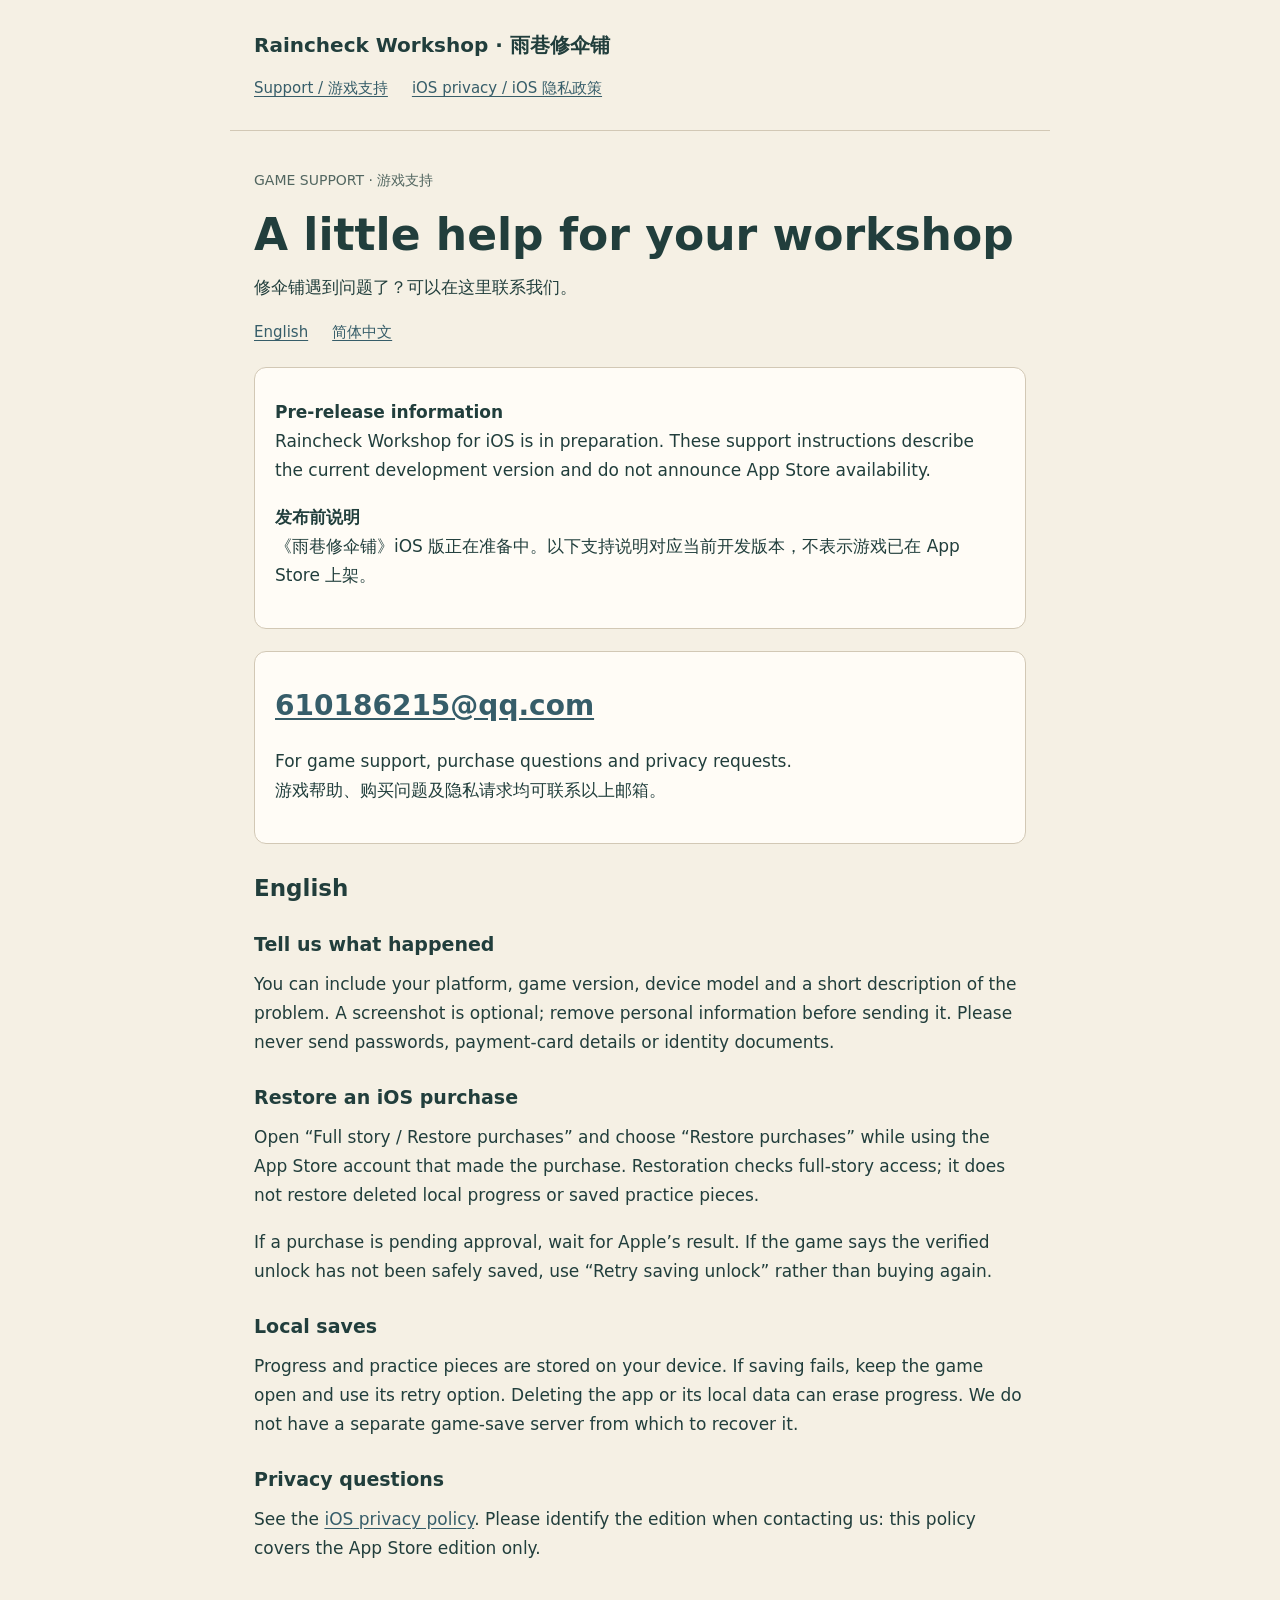
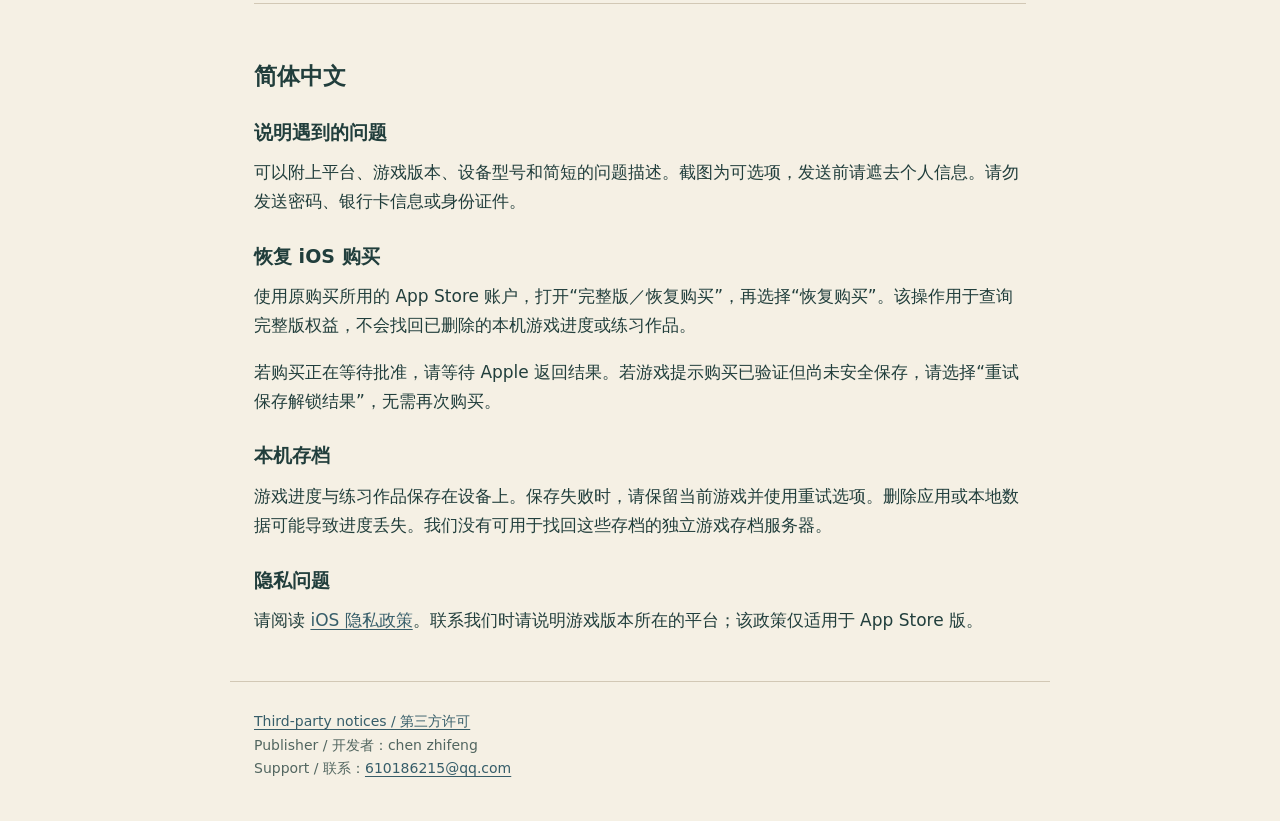
<file: index.html>
<!doctype html>
<html lang="en"><head><meta charset="utf-8"><meta name="viewport" content="width=device-width, initial-scale=1"><title>Support / 游戏支持 · Raincheck Workshop</title><meta name="description" content="Help with Raincheck Workshop, iOS purchases, local saves and privacy requests. 雨巷修伞铺游戏支持。"><meta name="color-scheme" content="light"><link rel="stylesheet" href="style.css"><link rel="icon" href="data:image/svg+xml,%3Csvg xmlns='http://www.w3.org/2000/svg' viewBox='0 0 64 64'%3E%3Crect width='64' height='64' rx='14' fill='%23213e3c'/%3E%3Ctext x='32' y='46' text-anchor='middle' font-size='45' fill='%23f5f0e4' font-family='serif'%3ER%3C/text%3E%3C/svg%3E"></head><body><a class="skip" href="#main">Skip to content / 跳转正文</a><header><p class="brand">Raincheck Workshop <span lang="zh-Hans">· 雨巷修伞铺</span></p><nav aria-label="Main navigation"><a href="index.html">Support / 游戏支持</a><a href="privacy-ios.html">iOS privacy / iOS 隐私政策</a></nav></header><main id="main"><p class="eyebrow">GAME SUPPORT · 游戏支持</p><h1>A little help for your workshop</h1><p lang="zh-Hans">修伞铺遇到问题了？可以在这里联系我们。</p><nav aria-label="Language sections"><a href="#english" lang="en">English</a><a href="#chinese" lang="zh-Hans">简体中文</a></nav>
<aside class="card" aria-label="Release status"><p><strong>Pre-release information</strong><br>Raincheck Workshop for iOS is in preparation. These support instructions describe the current development version and do not announce App Store availability.</p><p lang="zh-Hans"><strong>发布前说明</strong><br>《雨巷修伞铺》iOS 版正在准备中。以下支持说明对应当前开发版本，不表示游戏已在 App Store 上架。</p></aside>
<div class="card"><p class="contact"><a href="mailto:610186215@qq.com">610186215@qq.com</a></p><p>For game support, purchase questions and privacy requests.<br><span lang="zh-Hans">游戏帮助、购买问题及隐私请求均可联系以上邮箱。</span></p></div>
<section id="english" lang="en"><h2>English</h2><h3>Tell us what happened</h3><p>You can include your platform, game version, device model and a short description of the problem. A screenshot is optional; remove personal information before sending it. Please never send passwords, payment-card details or identity documents.</p><h3>Restore an iOS purchase</h3><p>Open “Full story / Restore purchases” and choose “Restore purchases” while using the App Store account that made the purchase. Restoration checks full-story access; it does not restore deleted local progress or saved practice pieces.</p><p>If a purchase is pending approval, wait for Apple’s result. If the game says the verified unlock has not been safely saved, use “Retry saving unlock” rather than buying again.</p><h3>Local saves</h3><p>Progress and practice pieces are stored on your device. If saving fails, keep the game open and use its retry option. Deleting the app or its local data can erase progress. We do not have a separate game-save server from which to recover it.</p><h3>Privacy questions</h3><p>See the <a href="privacy-ios.html">iOS privacy policy</a>. Please identify the edition when contacting us: this policy covers the App Store edition only.</p></section>
<section id="chinese" lang="zh-Hans"><h2>简体中文</h2><h3>说明遇到的问题</h3><p>可以附上平台、游戏版本、设备型号和简短的问题描述。截图为可选项，发送前请遮去个人信息。请勿发送密码、银行卡信息或身份证件。</p><h3>恢复 iOS 购买</h3><p>使用原购买所用的 App Store 账户，打开“完整版／恢复购买”，再选择“恢复购买”。该操作用于查询完整版权益，不会找回已删除的本机游戏进度或练习作品。</p><p>若购买正在等待批准，请等待 Apple 返回结果。若游戏提示购买已验证但尚未安全保存，请选择“重试保存解锁结果”，无需再次购买。</p><h3>本机存档</h3><p>游戏进度与练习作品保存在设备上。保存失败时，请保留当前游戏并使用重试选项。删除应用或本地数据可能导致进度丢失。我们没有可用于找回这些存档的独立游戏存档服务器。</p><h3>隐私问题</h3><p>请阅读 <a href="privacy-ios.html">iOS 隐私政策</a>。联系我们时请说明游戏版本所在的平台；该政策仅适用于 App Store 版。</p></section></main><footer><a href="licenses.html">Third-party notices / 第三方许可</a><br>Publisher / 开发者：chen zhifeng<br>Support / 联系：<a href="mailto:610186215@qq.com">610186215@qq.com</a></footer></body></html>
</file>
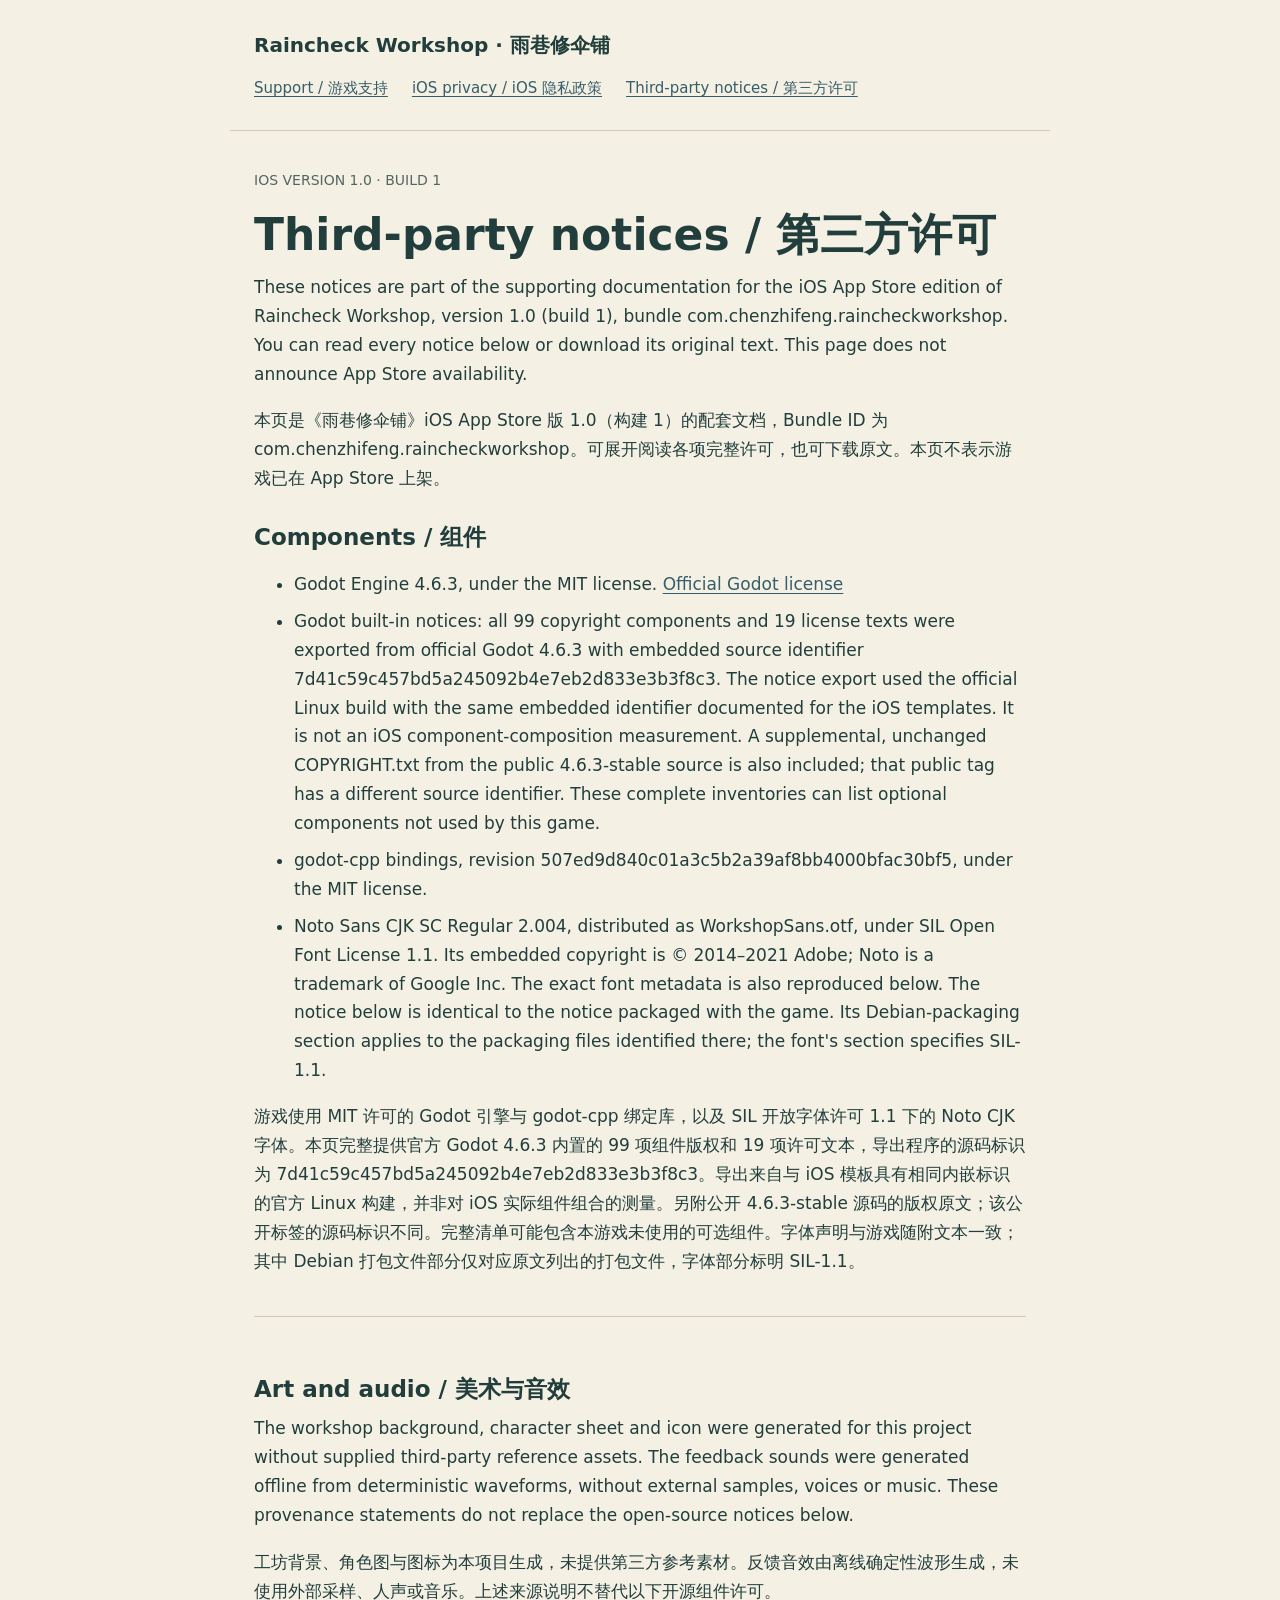
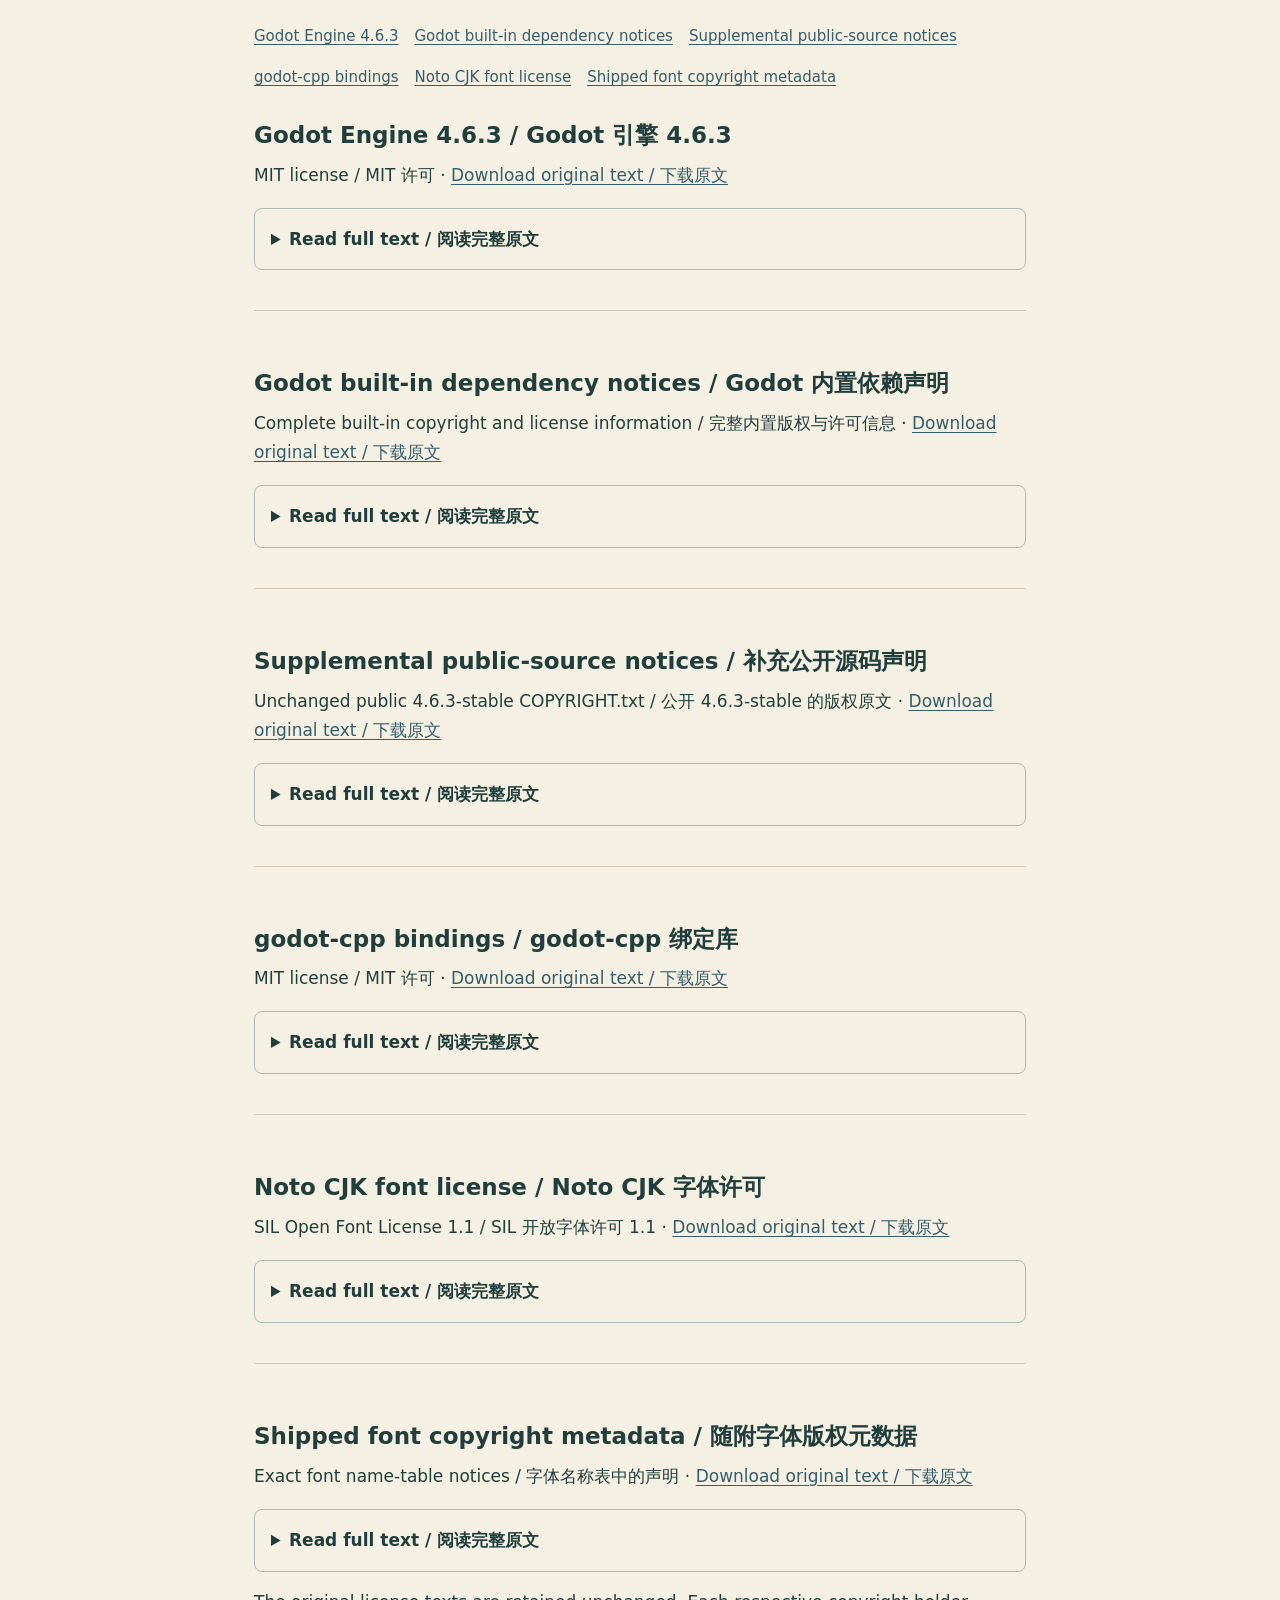
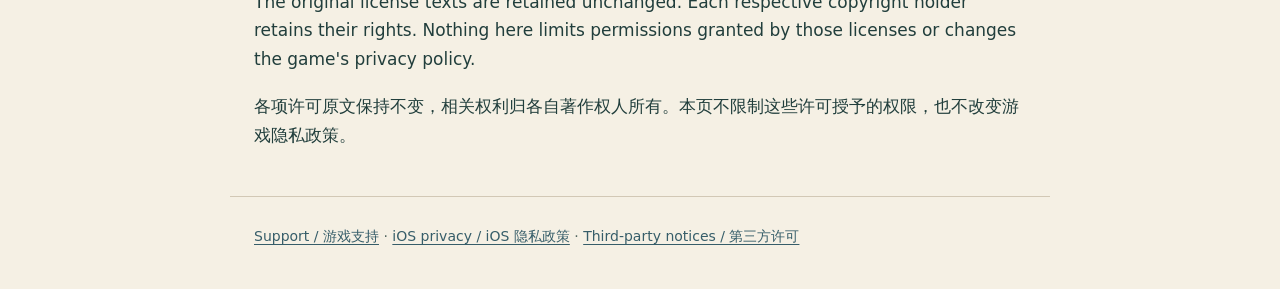
<file: licenses.html>
<!doctype html>
<html lang="en"><head><meta charset="utf-8"><meta name="viewport" content="width=device-width, initial-scale=1"><title>Third-party notices / 第三方许可 · Raincheck Workshop</title><meta name="description" content="License texts and acknowledgements for Raincheck Workshop iOS version 1.0 build 1. 雨巷修伞铺 iOS 1.0（1）的第三方许可与致谢。"><meta name="color-scheme" content="light"><link rel="stylesheet" href="style.css"><style>main{overflow-wrap:anywhere}pre{white-space:pre-wrap;overflow-wrap:anywhere;font:0.85rem/1.5 ui-monospace,monospace}details{margin:1rem 0;padding:1rem;border:1px solid #adbbb6;border-radius:.5rem}summary{cursor:pointer;font-weight:700}summary:focus-visible{outline:3px solid #945b16;outline-offset:4px}.notices-nav{display:flex;gap:1rem;flex-wrap:wrap}</style></head><body><a class="skip" href="#main">Skip to content / 跳转正文</a><header><p class="brand">Raincheck Workshop <span lang="zh-Hans">· 雨巷修伞铺</span></p><nav aria-label="Main navigation"><a href="index.html">Support / 游戏支持</a><a href="privacy-ios.html">iOS privacy / iOS 隐私政策</a><a href="licenses.html" aria-current="page">Third-party notices / 第三方许可</a></nav></header><main id="main"><p class="eyebrow">IOS VERSION 1.0 · BUILD 1</p><h1>Third-party notices <span lang="zh-Hans">/ 第三方许可</span></h1><p>These notices are part of the supporting documentation for the iOS App Store edition of Raincheck Workshop, version 1.0 (build 1), bundle com.chenzhifeng.raincheckworkshop. You can read every notice below or download its original text. This page does not announce App Store availability.</p><p lang="zh-Hans">本页是《雨巷修伞铺》iOS App Store 版 1.0（构建 1）的配套文档，Bundle ID 为 com.chenzhifeng.raincheckworkshop。可展开阅读各项完整许可，也可下载原文。本页不表示游戏已在 App Store 上架。</p>
<section aria-labelledby="components"><h2 id="components">Components / 组件</h2><ul><li>Godot Engine 4.6.3, under the MIT license. <a href="https://godotengine.org/license/" rel="noreferrer">Official Godot license</a></li><li>Godot built-in notices: all 99 copyright components and 19 license texts were exported from official Godot 4.6.3 with embedded source identifier 7d41c59c457bd5a245092b4e7eb2d833e3b3f8c3. The notice export used the official Linux build with the same embedded identifier documented for the iOS templates. It is not an iOS component-composition measurement. A supplemental, unchanged COPYRIGHT.txt from the public 4.6.3-stable source is also included; that public tag has a different source identifier. These complete inventories can list optional components not used by this game.</li><li>godot-cpp bindings, revision 507ed9d840c01a3c5b2a39af8bb4000bfac30bf5, under the MIT license.</li><li>Noto Sans CJK SC Regular 2.004, distributed as WorkshopSans.otf, under SIL Open Font License 1.1. Its embedded copyright is © 2014–2021 Adobe; Noto is a trademark of Google Inc. The exact font metadata is also reproduced below. The notice below is identical to the notice packaged with the game. Its Debian-packaging section applies to the packaging files identified there; the font's section specifies SIL-1.1.</li></ul><p lang="zh-Hans">游戏使用 MIT 许可的 Godot 引擎与 godot-cpp 绑定库，以及 SIL 开放字体许可 1.1 下的 Noto CJK 字体。本页完整提供官方 Godot 4.6.3 内置的 99 项组件版权和 19 项许可文本，导出程序的源码标识为 7d41c59c457bd5a245092b4e7eb2d833e3b3f8c3。导出来自与 iOS 模板具有相同内嵌标识的官方 Linux 构建，并非对 iOS 实际组件组合的测量。另附公开 4.6.3-stable 源码的版权原文；该公开标签的源码标识不同。完整清单可能包含本游戏未使用的可选组件。字体声明与游戏随附文本一致；其中 Debian 打包文件部分仅对应原文列出的打包文件，字体部分标明 SIL-1.1。</p></section>
<section aria-labelledby="art-audio"><h2 id="art-audio">Art and audio / 美术与音效</h2><p>The workshop background, character sheet and icon were generated for this project without supplied third-party reference assets. The feedback sounds were generated offline from deterministic waveforms, without external samples, voices or music. These provenance statements do not replace the open-source notices below.</p><p lang="zh-Hans">工坊背景、角色图与图标为本项目生成，未提供第三方参考素材。反馈音效由离线确定性波形生成，未使用外部采样、人声或音乐。上述来源说明不替代以下开源组件许可。</p></section><nav class="notices-nav" aria-label="License sections"><a href="#godot">Godot Engine 4.6.3</a><a href="#dependencies">Godot built-in dependency notices</a><a href="#public-source">Supplemental public-source notices</a><a href="#bindings">godot-cpp bindings</a><a href="#font">Noto CJK font license</a><a href="#font-metadata">Shipped font copyright metadata</a></nav>
<section aria-labelledby="godot"><h2 id="godot">Godot Engine 4.6.3 <span lang="zh-Hans">/ Godot 引擎 4.6.3</span></h2><p>MIT license / MIT 许可 · <a href="licenses/GODOT_LICENSE.txt" download>Download original text / 下载原文</a></p><details><summary>Read full text / 阅读完整原文</summary><pre>Copyright (c) 2014-present Godot Engine contributors (see AUTHORS.md).
Copyright (c) 2007-2014 Juan Linietsky, Ariel Manzur.

Permission is hereby granted, free of charge, to any person obtaining a copy
of this software and associated documentation files (the &quot;Software&quot;), to deal
in the Software without restriction, including without limitation the rights
to use, copy, modify, merge, publish, distribute, sublicense, and/or sell
copies of the Software, and to permit persons to whom the Software is
furnished to do so, subject to the following conditions:

The above copyright notice and this permission notice shall be included in all
copies or substantial portions of the Software.

THE SOFTWARE IS PROVIDED &quot;AS IS&quot;, WITHOUT WARRANTY OF ANY KIND, EXPRESS OR
IMPLIED, INCLUDING BUT NOT LIMITED TO THE WARRANTIES OF MERCHANTABILITY,
FITNESS FOR A PARTICULAR PURPOSE AND NONINFRINGEMENT. IN NO EVENT SHALL THE
AUTHORS OR COPYRIGHT HOLDERS BE LIABLE FOR ANY CLAIM, DAMAGES OR OTHER
LIABILITY, WHETHER IN AN ACTION OF CONTRACT, TORT OR OTHERWISE, ARISING FROM,
OUT OF OR IN CONNECTION WITH THE SOFTWARE OR THE USE OR OTHER DEALINGS IN THE
SOFTWARE.
</pre></details></section>
<section aria-labelledby="dependencies"><h2 id="dependencies">Godot built-in dependency notices <span lang="zh-Hans">/ Godot 内置依赖声明</span></h2><p>Complete built-in copyright and license information / 完整内置版权与许可信息 · <a href="licenses/GODOT_COPYRIGHT.txt" download>Download original text / 下载原文</a></p><details><summary>Read full text / 阅读完整原文</summary><pre>Godot Engine built-in copyright and license notices
Official version: 4.6.3-stable (official)
Embedded source identifier: 7d41c59c457bd5a245092b4e7eb2d833e3b3f8c3
Export source: official Linux x86_64 engine with the same embedded identifier documented for the iOS templates.
This is a complete built-in notice inventory, not a measurement of which optional components execute in this iOS game.

Component: Godot Engine
Files:
  *
Copyright:
  2014-present, Godot Engine contributors
  2007-2014, Juan Linietsky, Ariel Manzur
License: Expat

Component: Godot Engine logo
Files:
  icon.png
  icon.svg
  logo.png
  logo.svg
Copyright:
  2017, Andrea Calabró
License: CC-BY-4.0

Component: Bullet Continuous Collision Detection and Physics Library
Files:
  core/math/convex_hull.cpp
  core/math/convex_hull.h
Copyright:
  2011, Ole Kniemeyer, MAXON, www.maxon.net
  2014-present, Godot Engine contributors
  2007-2014, Juan Linietsky, Ariel Manzur
License: Expat and Zlib

Files:
  modules/godot_physics_3d/gjk_epa.cpp
  modules/godot_physics_3d/joints/godot_generic_6dof_joint_3d.cpp
  modules/godot_physics_3d/joints/godot_generic_6dof_joint_3d.h
  modules/godot_physics_3d/joints/godot_hinge_joint_3d.cpp
  modules/godot_physics_3d/joints/godot_hinge_joint_3d.h
  modules/godot_physics_3d/joints/godot_jacobian_entry_3d.h
  modules/godot_physics_3d/joints/godot_pin_joint_3d.cpp
  modules/godot_physics_3d/joints/godot_pin_joint_3d.h
  modules/godot_physics_3d/joints/godot_slider_joint_3d.cpp
  modules/godot_physics_3d/joints/godot_slider_joint_3d.h
  modules/godot_physics_3d/godot_soft_body_3d.cpp
  modules/godot_physics_3d/godot_soft_body_3d.h
  modules/godot_physics_3d/godot_shape_3d.cpp
  modules/godot_physics_3d/godot_shape_3d.h
Copyright:
  2003-2008, Erwin Coumans
  2014-present, Godot Engine contributors
  2007-2014, Juan Linietsky, Ariel Manzur
License: Expat and Zlib

Files:
  modules/godot_physics_3d/joints/godot_cone_twist_joint_3d.cpp
  modules/godot_physics_3d/joints/godot_cone_twist_joint_3d.h
Copyright:
  2007, Starbreeze Studios
  2014-present, Godot Engine contributors
  2007-2014, Juan Linietsky, Ariel Manzur
License: Expat and Zlib

Component: Linux AppStream Metadata File
Files:
  misc/dist/linux/org.godotengine.Godot.appdata.xml
Copyright:
  2017-2022, Rémi Verschelde
License: CC0-1.0

Component: Betsy
Files:
  modules/betsy/alpha_stitch.glsl
  modules/betsy/bc1.glsl
  modules/betsy/bc4.glsl
  modules/betsy/bc6h.glsl
Copyright:
  2020-2022, Matias N. Goldberg
License: Expat

Component: Chipmunk2D Joint Constraints
Files:
  modules/godot_physics_2d/godot_joints_2d.cpp
Copyright:
  2007, Scott Lembcke
License: Expat

Component: Open Dynamics Engine
Files:
  modules/godot_physics_3d/godot_collision_solver_3d_sat.cpp
Copyright:
  2001-2003, Russell L. Smith, Alen Ladavac, Nguyen Binh
License: BSD-3-clause

Component: Jolt Physics
Files:
  modules/jolt_physics/spaces/jolt_temp_allocator.cpp
Copyright:
  2021, Jorrit Rouwe
  2014-present, Godot Engine contributors
  2007-2014, Juan Linietsky, Ariel Manzur
License: Expat

Files:
  thirdparty/jolt_physics/*
Copyright:
  2021, Jorrit Rouwe
License: Expat

Component: Joint Non-Local Means (JNLM) denoiser
Files:
  modules/lightmapper_rd/lm_compute.glsl
Copyright:
  2020, Manuel Prandini
  2014-present, Godot Engine contributors
  2007-2014, Juan Linietsky, Ariel Manzur
License: Expat

Component: The Android Open Source Project
Files:
  platform/android/java/editor/src/main/java/com/android/*
  platform/android/java/lib/src/main/aidl/com/android/*
  platform/android/java/lib/src/main/res/layout/status_bar_ongoing_event_progress_bar.xml
  platform/android/java/lib/src/main/java/com/google/android/*
Copyright:
  2008-2016, The Android Open Source Project
  2002, Google, Inc.
License: Apache-2.0

Component: ProcessPhoenix
Files:
  platform/android/java/lib/src/main/java/org/godotengine/godot/utils/ProcessPhoenix.java
Copyright:
  2015, Jake Wharton
License: Apache-2.0

Component: Robert Penner&#x27;s Easing Functions
Files:
  scene/animation/easing_equations.h
Copyright:
  2001, Robert Penner
  2014-present, Godot Engine contributors
  2007-2014, Juan Linietsky, Ariel Manzur
License: Expat

Component: NVidia&#x27;s FXAA 3.11, simplified by Simon Rodriguez
Files:
  servers/rendering/renderer_rd/shaders/effects/tonemap.glsl
Copyright:
  2014-2015, NVIDIA CORPORATION
  2017 Simon Rodriguez
License: BSD-3-clause and Expat

Component: Intel ASSAO and related files
Files:
  servers/rendering/renderer_rd/shaders/effects/ss_effects_downsample.glsl
  servers/rendering/renderer_rd/shaders/effects/ssao_blur.glsl
  servers/rendering/renderer_rd/shaders/effects/ssao_importance_map.glsl
  servers/rendering/renderer_rd/shaders/effects/ssao_interleave.glsl
  servers/rendering/renderer_rd/shaders/effects/ssao.glsl
  servers/rendering/renderer_rd/shaders/effects/ssil_blur.glsl
  servers/rendering/renderer_rd/shaders/effects/ssil_importance_map.glsl
  servers/rendering/renderer_rd/shaders/effects/ssil_interleave.glsl
  servers/rendering/renderer_rd/shaders/effects/ssil.glsl
Copyright:
  2016, Intel Corporation
License: Expat

Component: Temporal Anti-Aliasing resolve implementation
Files:
  servers/rendering/renderer_rd/shaders/effects/taa_resolve.glsl
Copyright:
  2016, Panos Karabelas
License: Expat

Component: Subpixel Morphological Antialiasing
Files:
  servers/rendering/renderer_rd/shaders/effects/smaa_blending.glsl
  servers/rendering/renderer_rd/shaders/effects/smaa_weight_calculation.glsl
  servers/rendering/renderer_rd/shaders/effects/smaa_edge_detection.glsl
  thirdparty/smaa/*
Copyright:
  2013, Jorge Jimenez
  2013, Jose I. Echevarria
  2013, Belen Masia
  2013, Fernando Navarro
  2013, Diego Gutierrez
License: Expat

Component: AccessKit
Files:
  thirdparty/accesskit/*
Copyright:
  2023, The AccessKit Authors.
License: Expat

Component: AMD FidelityFX Super Resolution
Files:
  thirdparty/amd-fsr/*
Copyright:
  2021, Advanced Micro Devices, Inc.
License: Expat

Component: AMD FidelityFX Super Resolution 2
Files:
  thirdparty/amd-fsr2/*
Copyright:
  2022-2023, Advanced Micro Devices, Inc.
License: Expat

Component: ANGLE
Files:
  thirdparty/angle/*
Copyright:
  2018, The ANGLE Project Authors.
License: BSD-3-clause

Component: Arm ASTC Encoder
Files:
  thirdparty/astcenc/*
Copyright:
  2011-2025, Arm Limited
License: Apache-2.0

Component: Basis Universal
Files:
  thirdparty/basis_universal/*
Copyright:
  2019-2025, Binomial LLC.
License: Apache-2.0

Component: Brotli
Files:
  thirdparty/brotli/*
Copyright:
  2009, 2010, 2013-2016 by the Brotli Authors.
License: Expat

Component: CA certificates
Files:
  thirdparty/certs/ca-bundle.crt
Copyright:
  Mozilla Contributors
License: MPL-2.0

Component: Clipper2
Files:
  thirdparty/clipper2/*
Copyright:
  2010-2025, Angus Johnson
License: BSL-1.0

Component: Convection Texture Tools Stand-Alone Kernels
Files:
  thirdparty/cvtt/*
Copyright:
  2018, Eric Lasota
  2018, Microsoft Corp.
License: Expat

Component: D3D12 Memory Allocator
Files:
  thirdparty/d3d12ma/*
Copyright:
  2019-2022 Advanced Micro Devices, Inc.
License: Expat

Component: DirectX Headers
Files:
  thirdparty/directx_headers/*
Copyright:
  Microsoft Corporation
License: Expat

Component: doctest
Files:
  thirdparty/doctest/*
Copyright:
  2016-2023, Viktor Kirilov
License: Expat

Component: dr_libs
Files:
  thirdparty/dr_libs/*
Copyright:
  2020, David Reid
License: Unlicense or MIT-0

Component: Embree
Files:
  thirdparty/embree/*
Copyright:
  2009-2021 Intel Corporation
License: Apache-2.0

Component: ENet
Files:
  thirdparty/enet/*
Copyright:
  2002-2024, Lee Salzman
License: Expat

Component: etcpak
Files:
  thirdparty/etcpak/*
Copyright:
  2013-2022, Bartosz Taudul
License: BSD-3-clause

Component: DroidSans font
Files:
  thirdparty/fonts/DroidSans*.woff2
Copyright:
  2008, The Android Open Source Project
License: Apache-2.0

Component: Inter font
Files:
  thirdparty/fonts/Inter*.woff2
Copyright:
  2016, The Inter Project Authors
License: OFL-1.1

Component: JetBrains Mono font
Files:
  thirdparty/fonts/JetBrainsMono_Regular.woff2
Copyright:
  2020, JetBrains s.r.o.
License: OFL-1.1

Component: Noto Sans font
Files:
  thirdparty/fonts/NotoSans*.woff2
Copyright:
  2012, Google Inc.
License: OFL-1.1

Component: Open Sans font
Files:
  thirdparty/fonts/OpenSans*.woff2
Copyright:
  2020, The Open Sans Project Authors
License: OFL-1.1

Component: Vazirmatn font
Files:
  thirdparty/fonts/Vazirmatn*.woff2
Copyright:
  2015, The Vazirmatn Project Authors.
License: OFL-1.1

Component: The FreeType Project
Files:
  thirdparty/freetype/*
Copyright:
  1996-2025, David Turner, Robert Wilhelm, and Werner Lemberg.
License: FTL

Component: glad
Files:
  thirdparty/glad/*
Copyright:
  2013-2022, David Herberth
  2013-2020, The Khronos Group Inc.
License: CC0-1.0 and Apache-2.0

Component: glslang
Files:
  thirdparty/glslang/*
Copyright:
  2015-2020, Google, Inc.
  2014-2020, The Khronos Group Inc
  2002, NVIDIA Corporation.
License: glslang

Component: Graphite engine
Files:
  thirdparty/graphite/*
Copyright:
  2010, SIL International
License: Expat

Component: Grisu2 float serialization algorithm
Files:
  thirdparty/grisu2/*
Copyright:
  2009, Florian Loitsch
  2018-2023, The simdjson authors
License: Expat and Apache-2.0

Component: HarfBuzz text shaping library
Files:
  thirdparty/harfbuzz/*
Copyright:
  2010-2022, Google, Inc.
  2015-2020, Ebrahim Byagowi
  2019,2020, Facebook, Inc.
  2012, 2015, Mozilla Foundation
  2011, Codethink Limited
  2008, 2010, Nokia Corporation and/or its subsidiary(-ies)
  2009, Keith Stribley
  2011, Martin Hosken and SIL International
  2007, Chris Wilson
  2005-2006, 2020-2023, Behdad Esfahbod
  2004, 2007-2010, 2013, 2021-2023, Red Hat, Inc.
  1998-2005, David Turner and Werner Lemberg
  2016, Igalia, S.L.
  2022, Matthias Clasen
  2018, 2021, Khaled Hosny
  2018-2020, Adobe, Inc.
  2013-2015, Alexei Podtelezhnikov
License: HarfBuzz

Component: International Components for Unicode
Files:
  thirdparty/icu4c/*
Copyright:
  2016-2024, Unicode, Inc.
License: Unicode

Component: libbacktrace
Files:
  thirdparty/libbacktrace/*
Copyright:
  2012-2021, Free Software Foundation, Inc.
License: BSD-3-clause

Component: libjpeg-turbo
Files:
  thirdparty/libjpeg-turbo/*
Copyright:
  2009-2025, D. R. Commander
  2015, Viktor Szathmáry.
  1991-2020, Thomas G. Lane, Guido Vollbeding
License: BSD-3-clause and IJG

Component: KTX
Files:
  thirdparty/libktx/*
Copyright:
  2013-2020, Mark Callow
  2010-2020 The Khronos Group, Inc.
License: Apache-2.0

Component: OggVorbis
Files:
  thirdparty/libogg/*
Copyright:
  2002, Xiph.org Foundation
License: BSD-3-clause

Files:
  thirdparty/libvorbis/*
Copyright:
  2002-2015, Xiph.org Foundation
License: BSD-3-clause

Component: libpng
Files:
  thirdparty/libpng/*
Copyright:
  1995-2026, The PNG Reference Library Authors.
  2018-2026, Cosmin Truta.
  2000-2002, 2004, 2006-2018 Glenn Randers-Pehrson.
  1996-1997, Andreas Dilger.
  1995-1996, Guy Eric Schalnat, Group 42, Inc.
License: Zlib

Component: OggTheora
Files:
  thirdparty/libtheora/*
Copyright:
  2002-2009, Xiph.org Foundation
License: BSD-3-clause

Component: WebP codec
Files:
  thirdparty/libwebp/*
Copyright:
  2010, Google Inc.
License: BSD-3-clause

Component: Manifold
Files:
  thirdparty/manifold/*
Copyright:
  2020-2025, The Manifold Authors
License: Apache-2.0

Component: Mbed TLS
Files:
  thirdparty/mbedtls/*
Copyright:
  The Mbed TLS Contributors
License: Apache-2.0

Component: meshoptimizer
Files:
  thirdparty/meshoptimizer/*
Copyright:
  2016-2024, Arseny Kapoulkine
License: Expat

Component: mingw-std-threads
Files:
  thirdparty/mingw-std-threads/*
Copyright:
  2016, Mega Limited
License: BSD-2-clause

Component: MiniUPnP Project
Files:
  thirdparty/miniupnpc/*
Copyright:
  2005-2025, Thomas Bernard
License: BSD-3-clause

Component: MiniZip
Files:
  thirdparty/minizip/*
Copyright:
  1998-2026, Gilles Vollant
  2007-2008, Even Rouault
  2009-2010, Mathias Svensson
License: Zlib

Component: bcdec
Files:
  thirdparty/misc/bcdec.h
Copyright:
  2022, Sergii Kudlai
License: Expat

Component: Fast Filtering of Reflection Probes
Files:
  thirdparty/misc/cubemap_coeffs.h
Copyright:
  2016, Activision Publishing, Inc.
License: Expat

Component: FastLZ
Files:
  thirdparty/misc/fastlz.c
  thirdparty/misc/fastlz.h
Copyright:
  2005-2020, Ariya Hidayat
License: Expat

Component: FastNoise Lite
Files:
  thirdparty/misc/FastNoiseLite.h
Copyright:
  2023, Jordan Peck and contributors
License: Expat

Component: libjingle
Files:
  thirdparty/misc/ifaddrs-android.cc
  thirdparty/misc/ifaddrs-android.h
Copyright:
  2012-2013, Google Inc.
License: BSD-3-clause

Component: Tangent Space Normal Maps implementation
Files:
  thirdparty/misc/mikktspace.c
  thirdparty/misc/mikktspace.h
Copyright:
  2011, Morten S. Mikkelsen
License: Zlib

Component: NVIDIA NVAPI (minimal excerpt)
Files:
  thirdparty/misc/nvapi_minimal.h
Copyright:
  2019-2022, NVIDIA Corporation
License: Expat

Component: OK Lab color space
Files:
  thirdparty/misc/ok_color.h
  thirdparty/misc/ok_color_shader.h
Copyright:
  2021, Björn Ottosson
License: Expat

Component: Minimal PCG32 implementation
Files:
  thirdparty/misc/pcg.cpp
  thirdparty/misc/pcg.h
Copyright:
  2014, M.E. O&#x27;Neill
License: Apache-2.0

Component: PolyPartition / Triangulator
Files:
  thirdparty/misc/polypartition.cpp
  thirdparty/misc/polypartition.h
Copyright:
  2011-2021, Ivan Fratric and contributors
License: Expat

Component: Quite OK Audio Format
Files:
  thirdparty/misc/qoa.h
Copyright:
  2023, Dominic Szablewski
License: Expat

Component: r128 library
Files:
  thirdparty/misc/r128.c
  thirdparty/misc/r128.h
Copyright:
  Alan Hickman
License: Unlicense

Component: SMAZ
Files:
  thirdparty/misc/smaz.c
  thirdparty/misc/smaz.h
Copyright:
  2006-2009, Salvatore Sanfilippo
License: BSD-3-clause

Component: SMOL-V
Files:
  thirdparty/misc/smolv.cpp
  thirdparty/misc/smolv.h
Copyright:
  2016-2024, Aras Pranckevicius
License: Unlicense or Expat

Component: stb libraries
Files:
  thirdparty/misc/stb_rect_pack.h
Copyright:
  Sean Barrett
License: Unlicense or Expat

Component: YUV2RGB
Files:
  thirdparty/misc/yuv2rgb.h
Copyright:
  2008-2011, Robin Watts
License: BSD-2-clause

Component: Multi-channel signed distance field generator
Files:
  thirdparty/msdfgen/*
Copyright:
  2014-2025, Viktor Chlumsky
License: Expat

Component: OpenXR Loader
Files:
  thirdparty/openxr/*
Copyright:
  2020-2025, The Khronos Group Inc.
License: Apache-2.0

Component: PCRE2
Files:
  thirdparty/pcre2/*
Copyright:
  1997-2024, University of Cambridge
  2009-2024, Zoltan Herczeg
License: BSD-3-clause

Component: Recast
Files:
  thirdparty/recastnavigation/*
Copyright:
  2009, Mikko Mononen
License: Zlib

Component: RVO2
Files:
  thirdparty/rvo2/*
Copyright:
  2016, University of North Carolina at Chapel Hill
License: Apache-2.0

Component: SDL
Files:
  thirdparty/sdl/*
Copyright:
  1997-2025, Sam Lantinga
License: Zlib

Component: hidapi
Files:
  thirdparty/sdl/hidapi/*
Copyright:
  2010, Alan Ott, Signal 11 Software
License: BSD-3-clause

Component: SPIRV-Cross
Files:
  thirdparty/spirv-cross/*
Copyright:
  2015-2021, Arm Limited
License: Apache-2.0 or Expat

Component: SPIRV-Reflect
Files:
  thirdparty/spirv-reflect/*
Copyright:
  2017-2022, Google Inc.
License: Apache-2.0

Component: Swappy
Files:
  thirdparty/swappy-frame-pacing/*
Copyright:
  2019, The Android Open Source Project
License: Apache-2.0

Component: ThorVG
Files:
  thirdparty/thorvg/*
Copyright:
  2020-2024, The ThorVG Project
License: Expat

Component: TinyEXR
Files:
  thirdparty/tinyexr/*
Copyright:
  2014-2021, Syoyo Fujita
  2002, Industrial Light &amp; Magic, a division of Lucas Digital Ltd. LLC
License: BSD-3-clause

Component: ufbx
Files:
  thirdparty/ufbx/*
Copyright:
  2020, Samuli Raivio
License: Expat

Component: V-HACD
Files:
  thirdparty/vhacd/*
Copyright:
  2011, Khaled Mamou
  2003-2009, Erwin Coumans
License: BSD-3-clause

Component: volk
Files:
  thirdparty/volk/*
Copyright:
  2018-2024, Arseny Kapoulkine
License: Expat

Component: Vulkan Headers
Files:
  thirdparty/vulkan/*
Copyright:
  2014-2024, The Khronos Group Inc.
  2014-2024, Valve Corporation
  2014-2024, LunarG, Inc.
License: Apache-2.0

Component: Vulkan Memory Allocator
Files:
  thirdparty/vulkan/vk_mem_alloc.h
Copyright:
  2017-2024, Advanced Micro Devices, Inc.
License: Expat

Component: Wayland core protocol
Files:
  thirdparty/wayland/*
Copyright:
  2008-2012, Kristian Høgsberg
  2010-2012, Intel Corporation
  2011, Benjamin Franzke
  2012, Collabora, Ltd.
License: Expat

Component: Wayland protocols
Files:
  thirdparty/wayland-protocols/*
Copyright:
  2008-2013, Kristian Høgsberg
  2010-2013, Intel Corporation
  2013, Rafael Antognolli
  2013, Jasper St. Pierre
  2014, Jonas Ådahl
  2014, Jason Ekstrand
  2014-2015, Collabora, Ltd.
  2015, Red Hat Inc.
License: Expat

Component: Mesa Wayland protocols
Files:
  thirdparty/wayland-protocols/mesa/wayland-drm.xml
Copyright:
  2008-2011, Kristian Høgsberg
  2010-2011, Intel Corporation
License: X11

Component: Wslay
Files:
  thirdparty/wslay/*
Copyright:
  2011, 2012, 2015, Tatsuhiro Tsujikawa
License: Expat

Component: xatlas
Files:
  thirdparty/xatlas/*
Copyright:
  2018-2020, Jonathan Young
  2013, Thekla, Inc
  2006, NVIDIA Corporation, Ignacio Castano
License: Expat

Component: zlib
Files:
  thirdparty/zlib/*
Copyright:
  1995-2026, Jean-loup Gailly and Mark Adler
License: Zlib

Component: Zstandard
Files:
  thirdparty/zstd/*
Copyright:
  Meta Platforms, Inc. and affiliates.
License: BSD-3-clause

FULL LICENSE TEXTS

License: Apache-2.0

Apache License
Version 2.0, January 2004
http://www.apache.org/licenses/

TERMS AND CONDITIONS FOR USE, REPRODUCTION, AND DISTRIBUTION

1. Definitions.

&quot;License&quot; shall mean the terms and conditions for use, reproduction,
and distribution as defined by Sections 1 through 9 of this document.

&quot;Licensor&quot; shall mean the copyright owner or entity authorized by
the copyright owner that is granting the License.

&quot;Legal Entity&quot; shall mean the union of the acting entity and all
other entities that control, are controlled by, or are under common
control with that entity. For the purposes of this definition,
&quot;control&quot; means (i) the power, direct or indirect, to cause the
direction or management of such entity, whether by contract or
otherwise, or (ii) ownership of fifty percent (50%) or more of the
outstanding shares, or (iii) beneficial ownership of such entity.

&quot;You&quot; (or &quot;Your&quot;) shall mean an individual or Legal Entity
exercising permissions granted by this License.

&quot;Source&quot; form shall mean the preferred form for making modifications,
including but not limited to software source code, documentation
source, and configuration files.

&quot;Object&quot; form shall mean any form resulting from mechanical
transformation or translation of a Source form, including but
not limited to compiled object code, generated documentation,
and conversions to other media types.

&quot;Work&quot; shall mean the work of authorship, whether in Source or
Object form, made available under the License, as indicated by a
copyright notice that is included in or attached to the work
(an example is provided in the Appendix below).

&quot;Derivative Works&quot; shall mean any work, whether in Source or Object
form, that is based on (or derived from) the Work and for which the
editorial revisions, annotations, elaborations, or other modifications
represent, as a whole, an original work of authorship. For the purposes
of this License, Derivative Works shall not include works that remain
separable from, or merely link (or bind by name) to the interfaces of,
the Work and Derivative Works thereof.

&quot;Contribution&quot; shall mean any work of authorship, including
the original version of the Work and any modifications or additions
to that Work or Derivative Works thereof, that is intentionally
submitted to Licensor for inclusion in the Work by the copyright owner
or by an individual or Legal Entity authorized to submit on behalf of
the copyright owner. For the purposes of this definition, &quot;submitted&quot;
means any form of electronic, verbal, or written communication sent
to the Licensor or its representatives, including but not limited to
communication on electronic mailing lists, source code control systems,
and issue tracking systems that are managed by, or on behalf of, the
Licensor for the purpose of discussing and improving the Work, but
excluding communication that is conspicuously marked or otherwise
designated in writing by the copyright owner as &quot;Not a Contribution.&quot;

&quot;Contributor&quot; shall mean Licensor and any individual or Legal Entity
on behalf of whom a Contribution has been received by Licensor and
subsequently incorporated within the Work.

2. Grant of Copyright License. Subject to the terms and conditions of
this License, each Contributor hereby grants to You a perpetual,
worldwide, non-exclusive, no-charge, royalty-free, irrevocable
copyright license to reproduce, prepare Derivative Works of,
publicly display, publicly perform, sublicense, and distribute the
Work and such Derivative Works in Source or Object form.

3. Grant of Patent License. Subject to the terms and conditions of
this License, each Contributor hereby grants to You a perpetual,
worldwide, non-exclusive, no-charge, royalty-free, irrevocable
(except as stated in this section) patent license to make, have made,
use, offer to sell, sell, import, and otherwise transfer the Work,
where such license applies only to those patent claims licensable
by such Contributor that are necessarily infringed by their
Contribution(s) alone or by combination of their Contribution(s)
with the Work to which such Contribution(s) was submitted. If You
institute patent litigation against any entity (including a
cross-claim or counterclaim in a lawsuit) alleging that the Work
or a Contribution incorporated within the Work constitutes direct
or contributory patent infringement, then any patent licenses
granted to You under this License for that Work shall terminate
as of the date such litigation is filed.

4. Redistribution. You may reproduce and distribute copies of the
Work or Derivative Works thereof in any medium, with or without
modifications, and in Source or Object form, provided that You
meet the following conditions:

(a) You must give any other recipients of the Work or
Derivative Works a copy of this License; and

(b) You must cause any modified files to carry prominent notices
stating that You changed the files; and

(c) You must retain, in the Source form of any Derivative Works
that You distribute, all copyright, patent, trademark, and
attribution notices from the Source form of the Work,
excluding those notices that do not pertain to any part of
the Derivative Works; and

(d) If the Work includes a &quot;NOTICE&quot; text file as part of its
distribution, then any Derivative Works that You distribute must
include a readable copy of the attribution notices contained
within such NOTICE file, excluding those notices that do not
pertain to any part of the Derivative Works, in at least one
of the following places: within a NOTICE text file distributed
as part of the Derivative Works; within the Source form or
documentation, if provided along with the Derivative Works; or,
within a display generated by the Derivative Works, if and
wherever such third-party notices normally appear. The contents
of the NOTICE file are for informational purposes only and
do not modify the License. You may add Your own attribution
notices within Derivative Works that You distribute, alongside
or as an addendum to the NOTICE text from the Work, provided
that such additional attribution notices cannot be construed
as modifying the License.

You may add Your own copyright statement to Your modifications and
may provide additional or different license terms and conditions
for use, reproduction, or distribution of Your modifications, or
for any such Derivative Works as a whole, provided Your use,
reproduction, and distribution of the Work otherwise complies with
the conditions stated in this License.

5. Submission of Contributions. Unless You explicitly state otherwise,
any Contribution intentionally submitted for inclusion in the Work
by You to the Licensor shall be under the terms and conditions of
this License, without any additional terms or conditions.
Notwithstanding the above, nothing herein shall supersede or modify
the terms of any separate license agreement you may have executed
with Licensor regarding such Contributions.

6. Trademarks. This License does not grant permission to use the trade
names, trademarks, service marks, or product names of the Licensor,
except as required for reasonable and customary use in describing the
origin of the Work and reproducing the content of the NOTICE file.

7. Disclaimer of Warranty. Unless required by applicable law or
agreed to in writing, Licensor provides the Work (and each
Contributor provides its Contributions) on an &quot;AS IS&quot; BASIS,
WITHOUT WARRANTIES OR CONDITIONS OF ANY KIND, either express or
implied, including, without limitation, any warranties or conditions
of TITLE, NON-INFRINGEMENT, MERCHANTABILITY, or FITNESS FOR A
PARTICULAR PURPOSE. You are solely responsible for determining the
appropriateness of using or redistributing the Work and assume any
risks associated with Your exercise of permissions under this License.

8. Limitation of Liability. In no event and under no legal theory,
whether in tort (including negligence), contract, or otherwise,
unless required by applicable law (such as deliberate and grossly
negligent acts) or agreed to in writing, shall any Contributor be
liable to You for damages, including any direct, indirect, special,
incidental, or consequential damages of any character arising as a
result of this License or out of the use or inability to use the
Work (including but not limited to damages for loss of goodwill,
work stoppage, computer failure or malfunction, or any and all
other commercial damages or losses), even if such Contributor
has been advised of the possibility of such damages.

9. Accepting Warranty or Additional Liability. While redistributing
the Work or Derivative Works thereof, You may choose to offer,
and charge a fee for, acceptance of support, warranty, indemnity,
or other liability obligations and/or rights consistent with this
License. However, in accepting such obligations, You may act only
on Your own behalf and on Your sole responsibility, not on behalf
of any other Contributor, and only if You agree to indemnify,
defend, and hold each Contributor harmless for any liability
incurred by, or claims asserted against, such Contributor by reason
of your accepting any such warranty or additional liability.

END OF TERMS AND CONDITIONS

APPENDIX: How to apply the Apache License to your work.

To apply the Apache License to your work, attach the following
boilerplate notice, with the fields enclosed by brackets &quot;[]&quot;
replaced with your own identifying information. (Don&#x27;t include
the brackets!)  The text should be enclosed in the appropriate
comment syntax for the file format. We also recommend that a
file or class name and description of purpose be included on the
same &quot;printed page&quot; as the copyright notice for easier
identification within third-party archives.

Copyright [yyyy] [name of copyright owner]

Licensed under the Apache License, Version 2.0 (the &quot;License&quot;);
you may not use this file except in compliance with the License.
You may obtain a copy of the License at

http://www.apache.org/licenses/LICENSE-2.0

Unless required by applicable law or agreed to in writing, software
distributed under the License is distributed on an &quot;AS IS&quot; BASIS,
WITHOUT WARRANTIES OR CONDITIONS OF ANY KIND, either express or implied.
See the License for the specific language governing permissions and
limitations under the License.


License: BSD-2-clause

Redistribution and use in source and binary forms, with or without
modification, are permitted provided that the following conditions are met:

* Redistributions of source code must retain the above copyright notice, this
list of conditions and the following disclaimer.

* Redistributions in binary form must reproduce the above copyright notice,
this list of conditions and the following disclaimer in the documentation
and/or other materials provided with the distribution.

THIS SOFTWARE IS PROVIDED BY THE COPYRIGHT HOLDERS AND CONTRIBUTORS &quot;AS IS&quot; AND
ANY EXPRESS OR IMPLIED WARRANTIES, INCLUDING, BUT NOT LIMITED TO, THE IMPLIED
WARRANTIES OF MERCHANTABILITY AND FITNESS FOR A PARTICULAR PURPOSE ARE
DISCLAIMED. IN NO EVENT SHALL THE COPYRIGHT HOLDER OR CONTRIBUTORS BE LIABLE
FOR ANY DIRECT, INDIRECT, INCIDENTAL, SPECIAL, EXEMPLARY, OR CONSEQUENTIAL
DAMAGES (INCLUDING, BUT NOT LIMITED TO, PROCUREMENT OF SUBSTITUTE GOODS OR
SERVICES; LOSS OF USE, DATA, OR PROFITS; OR BUSINESS INTERRUPTION) HOWEVER
CAUSED AND ON ANY THEORY OF LIABILITY, WHETHER IN CONTRACT, STRICT LIABILITY,
OR TORT (INCLUDING NEGLIGENCE OR OTHERWISE) ARISING IN ANY WAY OUT OF THE USE
OF THIS SOFTWARE, EVEN IF ADVISED OF THE POSSIBILITY OF SUCH DAMAGE.


License: BSD-3-clause

Redistribution and use in source and binary forms, with or without
modification, are permitted provided that the following conditions
are met:

1. Redistributions of source code must retain the above copyright
notice, this list of conditions and the following disclaimer.

2. Redistributions in binary form must reproduce the above copyright
notice, this list of conditions and the following disclaimer in the
documentation and/or other materials provided with the distribution.

3. Neither the name of the copyright holder nor the names of its
contributors may be used to endorse or promote products derived from
this software without specific prior written permission.

THIS SOFTWARE IS PROVIDED BY THE REGENTS AND CONTRIBUTORS ``AS IS&#x27;&#x27; AND
ANY EXPRESS OR IMPLIED WARRANTIES, INCLUDING, BUT NOT LIMITED TO, THE
IMPLIED WARRANTIES OF MERCHANTABILITY AND FITNESS FOR A PARTICULAR PURPOSE
ARE DISCLAIMED.  IN NO EVENT SHALL THE REGENTS OR CONTRIBUTORS BE LIABLE
FOR ANY DIRECT, INDIRECT, INCIDENTAL, SPECIAL, EXEMPLARY, OR CONSEQUENTIAL
DAMAGES (INCLUDING, BUT NOT LIMITED TO, PROCUREMENT OF SUBSTITUTE GOODS
OR SERVICES; LOSS OF USE, DATA, OR PROFITS; OR BUSINESS INTERRUPTION)
HOWEVER CAUSED AND ON ANY THEORY OF LIABILITY, WHETHER IN CONTRACT, STRICT
LIABILITY, OR TORT (INCLUDING NEGLIGENCE OR OTHERWISE) ARISING IN ANY WAY
OUT OF THE USE OF THIS SOFTWARE, EVEN IF ADVISED OF THE POSSIBILITY OF
SUCH DAMAGE.


License: BSL-1.0

Boost Software License - Version 1.0 - August 17th, 2003

Permission is hereby granted, free of charge, to any person or organization
obtaining a copy of the software and accompanying documentation covered by
this license (the &quot;Software&quot;) to use, reproduce, display, distribute,
execute, and transmit the Software, and to prepare derivative works of the
Software, and to permit third-parties to whom the Software is furnished to
do so, all subject to the following:

The copyright notices in the Software and this entire statement, including
the above license grant, this restriction and the following disclaimer,
must be included in all copies of the Software, in whole or in part, and
all derivative works of the Software, unless such copies or derivative
works are solely in the form of machine-executable object code generated by
a source language processor.

THE SOFTWARE IS PROVIDED &quot;AS IS&quot;, WITHOUT WARRANTY OF ANY KIND, EXPRESS OR
IMPLIED, INCLUDING BUT NOT LIMITED TO THE WARRANTIES OF MERCHANTABILITY,
FITNESS FOR A PARTICULAR PURPOSE, TITLE AND NON-INFRINGEMENT. IN NO EVENT
SHALL THE COPYRIGHT HOLDERS OR ANYONE DISTRIBUTING THE SOFTWARE BE LIABLE
FOR ANY DAMAGES OR OTHER LIABILITY, WHETHER IN CONTRACT, TORT OR OTHERWISE,
ARISING FROM, OUT OF OR IN CONNECTION WITH THE SOFTWARE OR THE USE OR OTHER
DEALINGS IN THE SOFTWARE.


License: CC-BY-4.0

Creative Commons Attribution 4.0 International Public License

By exercising the Licensed Rights (defined below), You accept and agree
to be bound by the terms and conditions of this Creative Commons
Attribution 4.0 International Public License (&quot;Public
License&quot;). To the extent this Public License may be interpreted as a
contract, You are granted the Licensed Rights in consideration of Your
acceptance of these terms and conditions, and the Licensor grants You
such rights in consideration of benefits the Licensor receives from
making the Licensed Material available under these terms and
conditions.

Section 1 -- Definitions.

a. Adapted Material means material subject to Copyright and Similar
Rights that is derived from or based upon the Licensed Material
and in which the Licensed Material is translated, altered,
arranged, transformed, or otherwise modified in a manner requiring
permission under the Copyright and Similar Rights held by the
Licensor. For purposes of this Public License, where the Licensed
Material is a musical work, performance, or sound recording,
Adapted Material is always produced where the Licensed Material is
synched in timed relation with a moving image.

b. Adapter&#x27;s License means the license You apply to Your Copyright
and Similar Rights in Your contributions to Adapted Material in
accordance with the terms and conditions of this Public License.

c. Copyright and Similar Rights means copyright and/or similar rights
closely related to copyright including, without limitation,
performance, broadcast, sound recording, and Sui Generis Database
Rights, without regard to how the rights are labeled or
categorized. For purposes of this Public License, the rights
specified in Section 2(b)(1)-(2) are not Copyright and Similar
Rights.

d. Effective Technological Measures means those measures that, in the
absence of proper authority, may not be circumvented under laws
fulfilling obligations under Article 11 of the WIPO Copyright
Treaty adopted on December 20, 1996, and/or similar international
agreements.

e. Exceptions and Limitations means fair use, fair dealing, and/or
any other exception or limitation to Copyright and Similar Rights
that applies to Your use of the Licensed Material.

f. Licensed Material means the artistic or literary work, database,
or other material to which the Licensor applied this Public
License.

g. Licensed Rights means the rights granted to You subject to the
terms and conditions of this Public License, which are limited to
all Copyright and Similar Rights that apply to Your use of the
Licensed Material and that the Licensor has authority to license.

h. Licensor means the individual(s) or entity(ies) granting rights
under this Public License.

i. Share means to provide material to the public by any means or
process that requires permission under the Licensed Rights, such
as reproduction, public display, public performance, distribution,
dissemination, communication, or importation, and to make material
available to the public including in ways that members of the
public may access the material from a place and at a time
individually chosen by them.

j. Sui Generis Database Rights means rights other than copyright
resulting from Directive 96/9/EC of the European Parliament and of
the Council of 11 March 1996 on the legal protection of databases,
as amended and/or succeeded, as well as other essentially
equivalent rights anywhere in the world.

k. You means the individual or entity exercising the Licensed Rights
under this Public License. Your has a corresponding meaning.

Section 2 -- Scope.

a. License grant.

1. Subject to the terms and conditions of this Public License,
the Licensor hereby grants You a worldwide, royalty-free,
non-sublicensable, non-exclusive, irrevocable license to
exercise the Licensed Rights in the Licensed Material to:

a. reproduce and Share the Licensed Material, in whole or
in part; and

b. produce, reproduce, and Share Adapted Material.

2. Exceptions and Limitations. For the avoidance of doubt, where
Exceptions and Limitations apply to Your use, this Public
License does not apply, and You do not need to comply with
its terms and conditions.

3. Term. The term of this Public License is specified in Section
6(a).

4. Media and formats; technical modifications allowed. The
Licensor authorizes You to exercise the Licensed Rights in
all media and formats whether now known or hereafter created,
and to make technical modifications necessary to do so. The
Licensor waives and/or agrees not to assert any right or
authority to forbid You from making technical modifications
necessary to exercise the Licensed Rights, including
technical modifications necessary to circumvent Effective
Technological Measures. For purposes of this Public License,
simply making modifications authorized by this Section 2(a)
(4) never produces Adapted Material.

5. Downstream recipients.

a. Offer from the Licensor -- Licensed Material. Every
recipient of the Licensed Material automatically
receives an offer from the Licensor to exercise the
Licensed Rights under the terms and conditions of this
Public License.

b. No downstream restrictions. You may not offer or impose
any additional or different terms or conditions on, or
apply any Effective Technological Measures to, the
Licensed Material if doing so restricts exercise of the
Licensed Rights by any recipient of the Licensed
Material.

6. No endorsement. Nothing in this Public License constitutes or
may be construed as permission to assert or imply that You
are, or that Your use of the Licensed Material is, connected
with, or sponsored, endorsed, or granted official status by,
the Licensor or others designated to receive attribution as
provided in Section 3(a)(1)(A)(i).

b. Other rights.

1. Moral rights, such as the right of integrity, are not
licensed under this Public License, nor are publicity,
privacy, and/or other similar personality rights; however, to
the extent possible, the Licensor waives and/or agrees not to
assert any such rights held by the Licensor to the limited
extent necessary to allow You to exercise the Licensed
Rights, but not otherwise.

2. Patent and trademark rights are not licensed under this
Public License.

3. To the extent possible, the Licensor waives any right to
collect royalties from You for the exercise of the Licensed
Rights, whether directly or through a collecting society
under any voluntary or waivable statutory or compulsory
licensing scheme. In all other cases the Licensor expressly
reserves any right to collect such royalties.

Section 3 -- License Conditions.

Your exercise of the Licensed Rights is expressly made subject to the
following conditions.

a. Attribution.

1. If You Share the Licensed Material (including in modified
form), You must:

a. retain the following if it is supplied by the Licensor
with the Licensed Material:

i. identification of the creator(s) of the Licensed
Material and any others designated to receive
attribution, in any reasonable manner requested by
the Licensor (including by pseudonym if
designated);

ii. a copyright notice;

iii. a notice that refers to this Public License;

iv. a notice that refers to the disclaimer of
warranties;

v. a URI or hyperlink to the Licensed Material to the
extent reasonably practicable;

b. indicate if You modified the Licensed Material and
retain an indication of any previous modifications; and

c. indicate the Licensed Material is licensed under this
Public License, and include the text of, or the URI or
hyperlink to, this Public License.

2. You may satisfy the conditions in Section 3(a)(1) in any
reasonable manner based on the medium, means, and context in
which You Share the Licensed Material. For example, it may be
reasonable to satisfy the conditions by providing a URI or
hyperlink to a resource that includes the required
information.

3. If requested by the Licensor, You must remove any of the
information required by Section 3(a)(1)(A) to the extent
reasonably practicable.

4. If You Share Adapted Material You produce, the Adapter&#x27;s
License You apply must not prevent recipients of the Adapted
Material from complying with this Public License.

Section 4 -- Sui Generis Database Rights.

Where the Licensed Rights include Sui Generis Database Rights that
apply to Your use of the Licensed Material:

a. for the avoidance of doubt, Section 2(a)(1) grants You the right
to extract, reuse, reproduce, and Share all or a substantial
portion of the contents of the database;

b. if You include all or a substantial portion of the database
contents in a database in which You have Sui Generis Database
Rights, then the database in which You have Sui Generis Database
Rights (but not its individual contents) is Adapted Material; and

c. You must comply with the conditions in Section 3(a) if You Share
all or a substantial portion of the contents of the database.

For the avoidance of doubt, this Section 4 supplements and does not
replace Your obligations under this Public License where the Licensed
Rights include other Copyright and Similar Rights.

Section 5 -- Disclaimer of Warranties and Limitation of Liability.

a. UNLESS OTHERWISE SEPARATELY UNDERTAKEN BY THE LICENSOR, TO THE
EXTENT POSSIBLE, THE LICENSOR OFFERS THE LICENSED MATERIAL AS-IS
AND AS-AVAILABLE, AND MAKES NO REPRESENTATIONS OR WARRANTIES OF
ANY KIND CONCERNING THE LICENSED MATERIAL, WHETHER EXPRESS,
IMPLIED, STATUTORY, OR OTHER. THIS INCLUDES, WITHOUT LIMITATION,
WARRANTIES OF TITLE, MERCHANTABILITY, FITNESS FOR A PARTICULAR
PURPOSE, NON-INFRINGEMENT, ABSENCE OF LATENT OR OTHER DEFECTS,
ACCURACY, OR THE PRESENCE OR ABSENCE OF ERRORS, WHETHER OR NOT
KNOWN OR DISCOVERABLE. WHERE DISCLAIMERS OF WARRANTIES ARE NOT
ALLOWED IN FULL OR IN PART, THIS DISCLAIMER MAY NOT APPLY TO YOU.

b. TO THE EXTENT POSSIBLE, IN NO EVENT WILL THE LICENSOR BE LIABLE
TO YOU ON ANY LEGAL THEORY (INCLUDING, WITHOUT LIMITATION,
NEGLIGENCE) OR OTHERWISE FOR ANY DIRECT, SPECIAL, INDIRECT,
INCIDENTAL, CONSEQUENTIAL, PUNITIVE, EXEMPLARY, OR OTHER LOSSES,
COSTS, EXPENSES, OR DAMAGES ARISING OUT OF THIS PUBLIC LICENSE OR
USE OF THE LICENSED MATERIAL, EVEN IF THE LICENSOR HAS BEEN
ADVISED OF THE POSSIBILITY OF SUCH LOSSES, COSTS, EXPENSES, OR
DAMAGES. WHERE A LIMITATION OF LIABILITY IS NOT ALLOWED IN FULL OR
IN PART, THIS LIMITATION MAY NOT APPLY TO YOU.

c. The disclaimer of warranties and limitation of liability provided
above shall be interpreted in a manner that, to the extent
possible, most closely approximates an absolute disclaimer and
waiver of all liability.

Section 6 -- Term and Termination.

a. This Public License applies for the term of the Copyright and
Similar Rights licensed here. However, if You fail to comply with
this Public License, then Your rights under this Public License
terminate automatically.

b. Where Your right to use the Licensed Material has terminated under
Section 6(a), it reinstates:

1. automatically as of the date the violation is cured, provided
it is cured within 30 days of Your discovery of the
violation; or

2. upon express reinstatement by the Licensor.

For the avoidance of doubt, this Section 6(b) does not affect any
right the Licensor may have to seek remedies for Your violations
of this Public License.

c. For the avoidance of doubt, the Licensor may also offer the
Licensed Material under separate terms or conditions or stop
distributing the Licensed Material at any time; however, doing so
will not terminate this Public License.

d. Sections 1, 5, 6, 7, and 8 survive termination of this Public
License.

Section 7 -- Other Terms and Conditions.

a. The Licensor shall not be bound by any additional or different
terms or conditions communicated by You unless expressly agreed.

b. Any arrangements, understandings, or agreements regarding the
Licensed Material not stated herein are separate from and
independent of the terms and conditions of this Public License.

Section 8 -- Interpretation.

a. For the avoidance of doubt, this Public License does not, and
shall not be interpreted to, reduce, limit, restrict, or impose
conditions on any use of the Licensed Material that could lawfully
be made without permission under this Public License.

b. To the extent possible, if any provision of this Public License is
deemed unenforceable, it shall be automatically reformed to the
minimum extent necessary to make it enforceable. If the provision
cannot be reformed, it shall be severed from this Public License
without affecting the enforceability of the remaining terms and
conditions.

c. No term or condition of this Public License will be waived and no
failure to comply consented to unless expressly agreed to by the
Licensor.

d. Nothing in this Public License constitutes or may be interpreted
as a limitation upon, or waiver of, any privileges and immunities
that apply to the Licensor or You, including from the legal
processes of any jurisdiction or authority.


License: CC0-1.0

CC0 1.0 Universal

Statement of Purpose

The laws of most jurisdictions throughout the world automatically confer
exclusive Copyright and Related Rights (defined below) upon the creator and
subsequent owner(s) (each and all, an &quot;owner&quot;) of an original work of
authorship and/or a database (each, a &quot;Work&quot;).

Certain owners wish to permanently relinquish those rights to a Work for the
purpose of contributing to a commons of creative, cultural and scientific
works (&quot;Commons&quot;) that the public can reliably and without fear of later
claims of infringement build upon, modify, incorporate in other works, reuse
and redistribute as freely as possible in any form whatsoever and for any
purposes, including without limitation commercial purposes. These owners may
contribute to the Commons to promote the ideal of a free culture and the
further production of creative, cultural and scientific works, or to gain
reputation or greater distribution for their Work in part through the use and
efforts of others.

For these and/or other purposes and motivations, and without any expectation
of additional consideration or compensation, the person associating CC0 with a
Work (the &quot;Affirmer&quot;), to the extent that he or she is an owner of Copyright
and Related Rights in the Work, voluntarily elects to apply CC0 to the Work
and publicly distribute the Work under its terms, with knowledge of his or her
Copyright and Related Rights in the Work and the meaning and intended legal
effect of CC0 on those rights.

1. Copyright and Related Rights. A Work made available under CC0 may be
protected by copyright and related or neighboring rights (&quot;Copyright and
Related Rights&quot;). Copyright and Related Rights include, but are not limited
to, the following:

i. the right to reproduce, adapt, distribute, perform, display, communicate,
and translate a Work;

ii. moral rights retained by the original author(s) and/or performer(s);

iii. publicity and privacy rights pertaining to a person&#x27;s image or likeness
depicted in a Work;

iv. rights protecting against unfair competition in regards to a Work,
subject to the limitations in paragraph 4(a), below;

v. rights protecting the extraction, dissemination, use and reuse of data in
a Work;

vi. database rights (such as those arising under Directive 96/9/EC of the
European Parliament and of the Council of 11 March 1996 on the legal
protection of databases, and under any national implementation thereof,
including any amended or successor version of such directive); and

vii. other similar, equivalent or corresponding rights throughout the world
based on applicable law or treaty, and any national implementations thereof.

2. Waiver. To the greatest extent permitted by, but not in contravention of,
applicable law, Affirmer hereby overtly, fully, permanently, irrevocably and
unconditionally waives, abandons, and surrenders all of Affirmer&#x27;s Copyright
and Related Rights and associated claims and causes of action, whether now
known or unknown (including existing as well as future claims and causes of
action), in the Work (i) in all territories worldwide, (ii) for the maximum
duration provided by applicable law or treaty (including future time
extensions), (iii) in any current or future medium and for any number of
copies, and (iv) for any purpose whatsoever, including without limitation
commercial, advertising or promotional purposes (the &quot;Waiver&quot;). Affirmer makes
the Waiver for the benefit of each member of the public at large and to the
detriment of Affirmer&#x27;s heirs and successors, fully intending that such Waiver
shall not be subject to revocation, rescission, cancellation, termination, or
any other legal or equitable action to disrupt the quiet enjoyment of the Work
by the public as contemplated by Affirmer&#x27;s express Statement of Purpose.

3. Public License Fallback. Should any part of the Waiver for any reason be
judged legally invalid or ineffective under applicable law, then the Waiver
shall be preserved to the maximum extent permitted taking into account
Affirmer&#x27;s express Statement of Purpose. In addition, to the extent the Waiver
is so judged Affirmer hereby grants to each affected person a royalty-free,
non transferable, non sublicensable, non exclusive, irrevocable and
unconditional license to exercise Affirmer&#x27;s Copyright and Related Rights in
the Work (i) in all territories worldwide, (ii) for the maximum duration
provided by applicable law or treaty (including future time extensions), (iii)
in any current or future medium and for any number of copies, and (iv) for any
purpose whatsoever, including without limitation commercial, advertising or
promotional purposes (the &quot;License&quot;). The License shall be deemed effective as
of the date CC0 was applied by Affirmer to the Work. Should any part of the
License for any reason be judged legally invalid or ineffective under
applicable law, such partial invalidity or ineffectiveness shall not
invalidate the remainder of the License, and in such case Affirmer hereby
affirms that he or she will not (i) exercise any of his or her remaining
Copyright and Related Rights in the Work or (ii) assert any associated claims
and causes of action with respect to the Work, in either case contrary to
Affirmer&#x27;s express Statement of Purpose.

4. Limitations and Disclaimers.

a. No trademark or patent rights held by Affirmer are waived, abandoned,
surrendered, licensed or otherwise affected by this document.

b. Affirmer offers the Work as-is and makes no representations or warranties
of any kind concerning the Work, express, implied, statutory or otherwise,
including without limitation warranties of title, merchantability, fitness
for a particular purpose, non infringement, or the absence of latent or
other defects, accuracy, or the present or absence of errors, whether or not
discoverable, all to the greatest extent permissible under applicable law.

c. Affirmer disclaims responsibility for clearing rights of other persons
that may apply to the Work or any use thereof, including without limitation
any person&#x27;s Copyright and Related Rights in the Work. Further, Affirmer
disclaims responsibility for obtaining any necessary consents, permissions
or other rights required for any use of the Work.

d. Affirmer understands and acknowledges that Creative Commons is not a
party to this document and has no duty or obligation with respect to this
CC0 or use of the Work.


License: Expat

Permission is hereby granted, free of charge, to any person obtaining
a copy of this software and associated documentation files (the
&quot;Software&quot;), to deal in the Software without restriction, including
without limitation the rights to use, copy, modify, merge, publish,
distribute, sublicense, and/or sell copies of the Software, and to
permit persons to whom the Software is furnished to do so, subject to
the following conditions:

The above copyright notice and this permission notice shall be
included in all copies or substantial portions of the Software.

THE SOFTWARE IS PROVIDED &quot;AS IS&quot;, WITHOUT WARRANTY OF ANY KIND,
EXPRESS OR IMPLIED, INCLUDING BUT NOT LIMITED TO THE WARRANTIES OF
MERCHANTABILITY, FITNESS FOR A PARTICULAR PURPOSE AND NONINFRINGEMENT.
IN NO EVENT SHALL THE AUTHORS OR COPYRIGHT HOLDERS BE LIABLE FOR ANY
CLAIM, DAMAGES OR OTHER LIABILITY, WHETHER IN AN ACTION OF CONTRACT,
TORT OR OTHERWISE, ARISING FROM, OUT OF OR IN CONNECTION WITH THE
SOFTWARE OR THE USE OR OTHER DEALINGS IN THE SOFTWARE.


License: FTL

The FreeType Project LICENSE
----------------------------

2006-Jan-27

Copyright 1996-2002, 2006 by
David Turner, Robert Wilhelm, and Werner Lemberg



Introduction
============

The FreeType  Project is distributed in  several archive packages;
some of them may contain, in addition to the FreeType font engine,
various tools and  contributions which rely on, or  relate to, the
FreeType Project.

This  license applies  to all  files found  in such  packages, and
which do not  fall under their own explicit  license.  The license
affects  thus  the  FreeType   font  engine,  the  test  programs,
documentation and makefiles, at the very least.

This  license   was  inspired  by  the  BSD,   Artistic,  and  IJG
(Independent JPEG  Group) licenses, which  all encourage inclusion
and  use of  free  software in  commercial  and freeware  products
alike.  As a consequence, its main points are that:

o We don&#x27;t promise that this software works. However, we will be
interested in any kind of bug reports. (`as is&#x27; distribution)

o You can  use this software for whatever you  want, in parts or
full form, without having to pay us. (`royalty-free&#x27; usage)

o You may not pretend that  you wrote this software.  If you use
it, or  only parts of it,  in a program,  you must acknowledge
somewhere  in  your  documentation  that  you  have  used  the
FreeType code. (`credits&#x27;)

We  specifically  permit  and  encourage  the  inclusion  of  this
software, with  or without modifications,  in commercial products.
We  disclaim  all warranties  covering  The  FreeType Project  and
assume no liability related to The FreeType Project.


Finally,  many  people  asked  us  for  a  preferred  form  for  a
credit/disclaimer to use in compliance with this license.  We thus
encourage you to use the following text:

&quot;&quot;&quot;
Portions of this software are copyright Â© &lt;year&gt; The FreeType
Project (https://freetype.org).  All rights reserved.
&quot;&quot;&quot;

Please replace &lt;year&gt; with the value from the FreeType version you
actually use.


Legal Terms
===========

0. Definitions
--------------

Throughout this license,  the terms `package&#x27;, `FreeType Project&#x27;,
and  `FreeType  archive&#x27; refer  to  the  set  of files  originally
distributed  by the  authors  (David Turner,  Robert Wilhelm,  and
Werner Lemberg) as the `FreeType Project&#x27;, be they named as alpha,
beta or final release.

`You&#x27; refers to  the licensee, or person using  the project, where
`using&#x27; is a generic term including compiling the project&#x27;s source
code as  well as linking it  to form a  `program&#x27; or `executable&#x27;.
This  program is  referred to  as  `a program  using the  FreeType
engine&#x27;.

This  license applies  to all  files distributed  in  the original
FreeType  Project,   including  all  source   code,  binaries  and
documentation,  unless  otherwise  stated   in  the  file  in  its
original, unmodified form as  distributed in the original archive.
If you are  unsure whether or not a particular  file is covered by
this license, you must contact us to verify this.

The FreeType  Project is copyright (C) 1996-2000  by David Turner,
Robert Wilhelm, and Werner Lemberg.  All rights reserved except as
specified below.

1. No Warranty
--------------

THE FREETYPE PROJECT  IS PROVIDED `AS IS&#x27; WITHOUT  WARRANTY OF ANY
KIND, EITHER  EXPRESS OR IMPLIED,  INCLUDING, BUT NOT  LIMITED TO,
WARRANTIES  OF  MERCHANTABILITY   AND  FITNESS  FOR  A  PARTICULAR
PURPOSE.  IN NO EVENT WILL ANY OF THE AUTHORS OR COPYRIGHT HOLDERS
BE LIABLE  FOR ANY DAMAGES CAUSED  BY THE USE OR  THE INABILITY TO
USE, OF THE FREETYPE PROJECT.

2. Redistribution
-----------------

This  license  grants  a  worldwide, royalty-free,  perpetual  and
irrevocable right  and license to use,  execute, perform, compile,
display,  copy,   create  derivative  works   of,  distribute  and
sublicense the  FreeType Project (in  both source and  object code
forms)  and  derivative works  thereof  for  any  purpose; and  to
authorize others  to exercise  some or all  of the  rights granted
herein, subject to the following conditions:

o Redistribution of  source code  must retain this  license file
(`FTL.TXT&#x27;) unaltered; any  additions, deletions or changes to
the original  files must be clearly  indicated in accompanying
documentation.   The  copyright   notices  of  the  unaltered,
original  files must  be  preserved in  all  copies of  source
files.

o Redistribution in binary form must provide a  disclaimer  that
states  that  the software is based in part of the work of the
FreeType Team,  in  the  distribution  documentation.  We also
encourage you to put an URL to the FreeType web page  in  your
documentation, though this isn&#x27;t mandatory.

These conditions  apply to any  software derived from or  based on
the FreeType Project,  not just the unmodified files.   If you use
our work, you  must acknowledge us.  However, no  fee need be paid
to us.

3. Advertising
--------------

Neither the  FreeType authors and  contributors nor you  shall use
the name of the  other for commercial, advertising, or promotional
purposes without specific prior written permission.

We suggest,  but do not require, that  you use one or  more of the
following phrases to refer  to this software in your documentation
or advertising  materials: `FreeType Project&#x27;,  `FreeType Engine&#x27;,
`FreeType library&#x27;, or `FreeType Distribution&#x27;.

As  you have  not signed  this license,  you are  not  required to
accept  it.   However,  as  the FreeType  Project  is  copyrighted
material, only  this license, or  another one contracted  with the
authors, grants you  the right to use, distribute,  and modify it.
Therefore,  by  using,  distributing,  or modifying  the  FreeType
Project, you indicate that you understand and accept all the terms
of this license.

4. Contacts
-----------

There are two mailing lists related to FreeType:

o freetype@nongnu.org

Discusses general use and applications of FreeType, as well as
future and  wanted additions to the  library and distribution.
If  you are looking  for support,  start in  this list  if you
haven&#x27;t found anything to help you in the documentation.

o freetype-devel@nongnu.org

Discusses bugs,  as well  as engine internals,  design issues,
specific licenses, porting, etc.

Our home page can be found at

https://freetype.org


License: HarfBuzz

HarfBuzz is licensed under the so-called &quot;Old MIT&quot; license.  Details follow.
For parts of HarfBuzz that are licensed under different licenses see individual
files names COPYING in subdirectories where applicable.

Copyright (C) 2010,2011,2012,2013,2014,2015,2016,2017,2018,2019,2020  Google, Inc.
Copyright (C) 2018,2019,2020  Ebrahim Byagowi
Copyright (C) 2019,2020  Facebook, Inc.
Copyright (C) 2012  Mozilla Foundation
Copyright (C) 2011  Codethink Limited
Copyright (C) 2008,2010  Nokia Corporation and/or its subsidiary(-ies)
Copyright (C) 2009  Keith Stribley
Copyright (C) 2009  Martin Hosken and SIL International
Copyright (C) 2007  Chris Wilson
Copyright (C) 2005,2006,2020,2021  Behdad Esfahbod
Copyright (C) 2005  David Turner
Copyright (C) 2004,2007,2008,2009,2010  Red Hat, Inc.
Copyright (C) 1998-2004  David Turner and Werner Lemberg

For full copyright notices consult the individual files in the package.


Permission is hereby granted, without written agreement and without
license or royalty fees, to use, copy, modify, and distribute this
software and its documentation for any purpose, provided that the
above copyright notice and the following two paragraphs appear in
all copies of this software.

IN NO EVENT SHALL THE COPYRIGHT HOLDER BE LIABLE TO ANY PARTY FOR
DIRECT, INDIRECT, SPECIAL, INCIDENTAL, OR CONSEQUENTIAL DAMAGES
ARISING OUT OF THE USE OF THIS SOFTWARE AND ITS DOCUMENTATION, EVEN
IF THE COPYRIGHT HOLDER HAS BEEN ADVISED OF THE POSSIBILITY OF SUCH
DAMAGE.

THE COPYRIGHT HOLDER SPECIFICALLY DISCLAIMS ANY WARRANTIES, INCLUDING,
BUT NOT LIMITED TO, THE IMPLIED WARRANTIES OF MERCHANTABILITY AND
FITNESS FOR A PARTICULAR PURPOSE.  THE SOFTWARE PROVIDED HEREUNDER IS
ON AN &quot;AS IS&quot; BASIS, AND THE COPYRIGHT HOLDER HAS NO OBLIGATION TO
PROVIDE MAINTENANCE, SUPPORT, UPDATES, ENHANCEMENTS, OR MODIFICATIONS.


License: IJG

The authors make NO WARRANTY or representation, either express or implied,
with respect to this software, its quality, accuracy, merchantability, or
fitness for a particular purpose.  This software is provided &quot;AS IS&quot;, and you,
its user, assume the entire risk as to its quality and accuracy.

This software is copyright (C) 1991-2020, Thomas G. Lane, Guido Vollbeding.
All Rights Reserved except as specified below.

Permission is hereby granted to use, copy, modify, and distribute this
software (or portions thereof) for any purpose, without fee, subject to these
conditions:
(1) If any part of the source code for this software is distributed, then this
README file must be included, with this copyright and no-warranty notice
unaltered; and any additions, deletions, or changes to the original files
must be clearly indicated in accompanying documentation.
(2) If only executable code is distributed, then the accompanying
documentation must state that &quot;this software is based in part on the work of
the Independent JPEG Group&quot;.
(3) Permission for use of this software is granted only if the user accepts
full responsibility for any undesirable consequences; the authors accept
NO LIABILITY for damages of any kind.

These conditions apply to any software derived from or based on the IJG code,
not just to the unmodified library.  If you use our work, you ought to
acknowledge us.

Permission is NOT granted for the use of any IJG author&#x27;s name or company name
in advertising or publicity relating to this software or products derived from
it.  This software may be referred to only as &quot;the Independent JPEG Group&#x27;s
software&quot;.

We specifically permit and encourage the use of this software as the basis of
commercial products, provided that all warranty or liability claims are
assumed by the product vendor.


License: MIT-0

Permission is hereby granted, free of charge, to any person obtaining
a copy of this software and associated documentation files (the
&quot;Software&quot;), to deal in the Software without restriction, including
without limitation the rights to use, copy, modify, merge, publish,
distribute, sublicense, and/or sell copies of the Software, and to
permit persons to whom the Software is furnished to do so.

THE SOFTWARE IS PROVIDED &quot;AS IS&quot;, WITHOUT WARRANTY OF ANY KIND,
EXPRESS OR IMPLIED, INCLUDING BUT NOT LIMITED TO THE WARRANTIES OF
MERCHANTABILITY, FITNESS FOR A PARTICULAR PURPOSE AND NONINFRINGEMENT.
IN NO EVENT SHALL THE AUTHORS OR COPYRIGHT HOLDERS BE LIABLE FOR ANY
CLAIM, DAMAGES OR OTHER LIABILITY, WHETHER IN AN ACTION OF CONTRACT,
TORT OR OTHERWISE, ARISING FROM, OUT OF OR IN CONNECTION WITH THE
SOFTWARE OR THE USE OR OTHER DEALINGS IN THE SOFTWARE.


License: MPL-2.0

Mozilla Public License Version 2.0
==================================

1. Definitions
--------------

1.1. &quot;Contributor&quot;
means each individual or legal entity that creates, contributes to
the creation of, or owns Covered Software.

1.2. &quot;Contributor Version&quot;
means the combination of the Contributions of others (if any) used
by a Contributor and that particular Contributor&#x27;s Contribution.

1.3. &quot;Contribution&quot;
means Covered Software of a particular Contributor.

1.4. &quot;Covered Software&quot;
means Source Code Form to which the initial Contributor has attached
the notice in Exhibit A, the Executable Form of such Source Code
Form, and Modifications of such Source Code Form, in each case
including portions thereof.

1.5. &quot;Incompatible With Secondary Licenses&quot;
means

(a) that the initial Contributor has attached the notice described
in Exhibit B to the Covered Software; or

(b) that the Covered Software was made available under the terms of
version 1.1 or earlier of the License, but not also under the
terms of a Secondary License.

1.6. &quot;Executable Form&quot;
means any form of the work other than Source Code Form.

1.7. &quot;Larger Work&quot;
means a work that combines Covered Software with other material, in
a separate file or files, that is not Covered Software.

1.8. &quot;License&quot;
means this document.

1.9. &quot;Licensable&quot;
means having the right to grant, to the maximum extent possible,
whether at the time of the initial grant or subsequently, any and
all of the rights conveyed by this License.

1.10. &quot;Modifications&quot;
means any of the following:

(a) any file in Source Code Form that results from an addition to,
deletion from, or modification of the contents of Covered
Software; or

(b) any new file in Source Code Form that contains any Covered
Software.

1.11. &quot;Patent Claims&quot; of a Contributor
means any patent claim(s), including without limitation, method,
process, and apparatus claims, in any patent Licensable by such
Contributor that would be infringed, but for the grant of the
License, by the making, using, selling, offering for sale, having
made, import, or transfer of either its Contributions or its
Contributor Version.

1.12. &quot;Secondary License&quot;
means either the GNU General Public License, Version 2.0, the GNU
Lesser General Public License, Version 2.1, the GNU Affero General
Public License, Version 3.0, or any later versions of those
licenses.

1.13. &quot;Source Code Form&quot;
means the form of the work preferred for making modifications.

1.14. &quot;You&quot; (or &quot;Your&quot;)
means an individual or a legal entity exercising rights under this
License. For legal entities, &quot;You&quot; includes any entity that
controls, is controlled by, or is under common control with You. For
purposes of this definition, &quot;control&quot; means (a) the power, direct
or indirect, to cause the direction or management of such entity,
whether by contract or otherwise, or (b) ownership of more than
fifty percent (50%) of the outstanding shares or beneficial
ownership of such entity.

2. License Grants and Conditions
--------------------------------

2.1. Grants

Each Contributor hereby grants You a world-wide, royalty-free,
non-exclusive license:

(a) under intellectual property rights (other than patent or trademark)
Licensable by such Contributor to use, reproduce, make available,
modify, display, perform, distribute, and otherwise exploit its
Contributions, either on an unmodified basis, with Modifications, or
as part of a Larger Work; and

(b) under Patent Claims of such Contributor to make, use, sell, offer
for sale, have made, import, and otherwise transfer either its
Contributions or its Contributor Version.

2.2. Effective Date

The licenses granted in Section 2.1 with respect to any Contribution
become effective for each Contribution on the date the Contributor first
distributes such Contribution.

2.3. Limitations on Grant Scope

The licenses granted in this Section 2 are the only rights granted under
this License. No additional rights or licenses will be implied from the
distribution or licensing of Covered Software under this License.
Notwithstanding Section 2.1(b) above, no patent license is granted by a
Contributor:

(a) for any code that a Contributor has removed from Covered Software;
or

(b) for infringements caused by: (i) Your and any other third party&#x27;s
modifications of Covered Software, or (ii) the combination of its
Contributions with other software (except as part of its Contributor
Version); or

(c) under Patent Claims infringed by Covered Software in the absence of
its Contributions.

This License does not grant any rights in the trademarks, service marks,
or logos of any Contributor (except as may be necessary to comply with
the notice requirements in Section 3.4).

2.4. Subsequent Licenses

No Contributor makes additional grants as a result of Your choice to
distribute the Covered Software under a subsequent version of this
License (see Section 10.2) or under the terms of a Secondary License (if
permitted under the terms of Section 3.3).

2.5. Representation

Each Contributor represents that the Contributor believes its
Contributions are its original creation(s) or it has sufficient rights
to grant the rights to its Contributions conveyed by this License.

2.6. Fair Use

This License is not intended to limit any rights You have under
applicable copyright doctrines of fair use, fair dealing, or other
equivalents.

2.7. Conditions

Sections 3.1, 3.2, 3.3, and 3.4 are conditions of the licenses granted
in Section 2.1.

3. Responsibilities
-------------------

3.1. Distribution of Source Form

All distribution of Covered Software in Source Code Form, including any
Modifications that You create or to which You contribute, must be under
the terms of this License. You must inform recipients that the Source
Code Form of the Covered Software is governed by the terms of this
License, and how they can obtain a copy of this License. You may not
attempt to alter or restrict the recipients&#x27; rights in the Source Code
Form.

3.2. Distribution of Executable Form

If You distribute Covered Software in Executable Form then:

(a) such Covered Software must also be made available in Source Code
Form, as described in Section 3.1, and You must inform recipients of
the Executable Form how they can obtain a copy of such Source Code
Form by reasonable means in a timely manner, at a charge no more
than the cost of distribution to the recipient; and

(b) You may distribute such Executable Form under the terms of this
License, or sublicense it under different terms, provided that the
license for the Executable Form does not attempt to limit or alter
the recipients&#x27; rights in the Source Code Form under this License.

3.3. Distribution of a Larger Work

You may create and distribute a Larger Work under terms of Your choice,
provided that You also comply with the requirements of this License for
the Covered Software. If the Larger Work is a combination of Covered
Software with a work governed by one or more Secondary Licenses, and the
Covered Software is not Incompatible With Secondary Licenses, this
License permits You to additionally distribute such Covered Software
under the terms of such Secondary License(s), so that the recipient of
the Larger Work may, at their option, further distribute the Covered
Software under the terms of either this License or such Secondary
License(s).

3.4. Notices

You may not remove or alter the substance of any license notices
(including copyright notices, patent notices, disclaimers of warranty,
or limitations of liability) contained within the Source Code Form of
the Covered Software, except that You may alter any license notices to
the extent required to remedy known factual inaccuracies.

3.5. Application of Additional Terms

You may choose to offer, and to charge a fee for, warranty, support,
indemnity or liability obligations to one or more recipients of Covered
Software. However, You may do so only on Your own behalf, and not on
behalf of any Contributor. You must make it absolutely clear that any
such warranty, support, indemnity, or liability obligation is offered by
You alone, and You hereby agree to indemnify every Contributor for any
liability incurred by such Contributor as a result of warranty, support,
indemnity or liability terms You offer. You may include additional
disclaimers of warranty and limitations of liability specific to any
jurisdiction.

4. Inability to Comply Due to Statute or Regulation
---------------------------------------------------

If it is impossible for You to comply with any of the terms of this
License with respect to some or all of the Covered Software due to
statute, judicial order, or regulation then You must: (a) comply with
the terms of this License to the maximum extent possible; and (b)
describe the limitations and the code they affect. Such description must
be placed in a text file included with all distributions of the Covered
Software under this License. Except to the extent prohibited by statute
or regulation, such description must be sufficiently detailed for a
recipient of ordinary skill to be able to understand it.

5. Termination
--------------

5.1. The rights granted under this License will terminate automatically
if You fail to comply with any of its terms. However, if You become
compliant, then the rights granted under this License from a particular
Contributor are reinstated (a) provisionally, unless and until such
Contributor explicitly and finally terminates Your grants, and (b) on an
ongoing basis, if such Contributor fails to notify You of the
non-compliance by some reasonable means prior to 60 days after You have
come back into compliance. Moreover, Your grants from a particular
Contributor are reinstated on an ongoing basis if such Contributor
notifies You of the non-compliance by some reasonable means, this is the
first time You have received notice of non-compliance with this License
from such Contributor, and You become compliant prior to 30 days after
Your receipt of the notice.

5.2. If You initiate litigation against any entity by asserting a patent
infringement claim (excluding declaratory judgment actions,
counter-claims, and cross-claims) alleging that a Contributor Version
directly or indirectly infringes any patent, then the rights granted to
You by any and all Contributors for the Covered Software under Section
2.1 of this License shall terminate.

5.3. In the event of termination under Sections 5.1 or 5.2 above, all
end user license agreements (excluding distributors and resellers) which
have been validly granted by You or Your distributors under this License
prior to termination shall survive termination.

************************************************************************
*                                                                      *
*  6. Disclaimer of Warranty                                           *
*  -------------------------                                           *
*                                                                      *
*  Covered Software is provided under this License on an &quot;as is&quot;       *
*  basis, without warranty of any kind, either expressed, implied, or  *
*  statutory, including, without limitation, warranties that the       *
*  Covered Software is free of defects, merchantable, fit for a        *
*  particular purpose or non-infringing. The entire risk as to the     *
*  quality and performance of the Covered Software is with You.        *
*  Should any Covered Software prove defective in any respect, You     *
*  (not any Contributor) assume the cost of any necessary servicing,   *
*  repair, or correction. This disclaimer of warranty constitutes an   *
*  essential part of this License. No use of any Covered Software is   *
*  authorized under this License except under this disclaimer.         *
*                                                                      *
************************************************************************

************************************************************************
*                                                                      *
*  7. Limitation of Liability                                          *
*  --------------------------                                          *
*                                                                      *
*  Under no circumstances and under no legal theory, whether tort      *
*  (including negligence), contract, or otherwise, shall any           *
*  Contributor, or anyone who distributes Covered Software as          *
*  permitted above, be liable to You for any direct, indirect,         *
*  special, incidental, or consequential damages of any character      *
*  including, without limitation, damages for lost profits, loss of    *
*  goodwill, work stoppage, computer failure or malfunction, or any    *
*  and all other commercial damages or losses, even if such party      *
*  shall have been informed of the possibility of such damages. This   *
*  limitation of liability shall not apply to liability for death or   *
*  personal injury resulting from such party&#x27;s negligence to the       *
*  extent applicable law prohibits such limitation. Some               *
*  jurisdictions do not allow the exclusion or limitation of           *
*  incidental or consequential damages, so this exclusion and          *
*  limitation may not apply to You.                                    *
*                                                                      *
************************************************************************

8. Litigation
-------------

Any litigation relating to this License may be brought only in the
courts of a jurisdiction where the defendant maintains its principal
place of business and such litigation shall be governed by laws of that
jurisdiction, without reference to its conflict-of-law provisions.
Nothing in this Section shall prevent a party&#x27;s ability to bring
cross-claims or counter-claims.

9. Miscellaneous
----------------

This License represents the complete agreement concerning the subject
matter hereof. If any provision of this License is held to be
unenforceable, such provision shall be reformed only to the extent
necessary to make it enforceable. Any law or regulation which provides
that the language of a contract shall be construed against the drafter
shall not be used to construe this License against a Contributor.

10. Versions of the License
---------------------------

10.1. New Versions

Mozilla Foundation is the license steward. Except as provided in Section
10.3, no one other than the license steward has the right to modify or
publish new versions of this License. Each version will be given a
distinguishing version number.

10.2. Effect of New Versions

You may distribute the Covered Software under the terms of the version
of the License under which You originally received the Covered Software,
or under the terms of any subsequent version published by the license
steward.

10.3. Modified Versions

If you create software not governed by this License, and you want to
create a new license for such software, you may create and use a
modified version of this License if you rename the license and remove
any references to the name of the license steward (except to note that
such modified license differs from this License).

10.4. Distributing Source Code Form that is Incompatible With Secondary
Licenses

If You choose to distribute Source Code Form that is Incompatible With
Secondary Licenses under the terms of this version of the License, the
notice described in Exhibit B of this License must be attached.

Exhibit A - Source Code Form License Notice
-------------------------------------------

This Source Code Form is subject to the terms of the Mozilla Public
License, v. 2.0. If a copy of the MPL was not distributed with this
file, You can obtain one at https://mozilla.org/MPL/2.0/.

If it is not possible or desirable to put the notice in a particular
file, then You may include the notice in a location (such as a LICENSE
file in a relevant directory) where a recipient would be likely to look
for such a notice.

You may add additional accurate notices of copyright ownership.

Exhibit B - &quot;Incompatible With Secondary Licenses&quot; Notice
---------------------------------------------------------

This Source Code Form is &quot;Incompatible With Secondary Licenses&quot;, as
defined by the Mozilla Public License, v. 2.0.


License: OFL-1.1

PREAMBLE
The goals of the Open Font License (OFL) are to stimulate worldwide
development of collaborative font projects, to support the font creation
efforts of academic and linguistic communities, and to provide a free and
open framework in which fonts may be shared and improved in partnership
with others.

The OFL allows the licensed fonts to be used, studied, modified and
redistributed freely as long as they are not sold by themselves. The
fonts, including any derivative works, can be bundled, embedded,
redistributed and/or sold with any software provided that any reserved
names are not used by derivative works. The fonts and derivatives,
however, cannot be released under any other type of license. The
requirement for fonts to remain under this license does not apply
to any document created using the fonts or their derivatives.

DEFINITIONS
&quot;Font Software&quot; refers to the set of files released by the Copyright
Holder(s) under this license and clearly marked as such. This may
include source files, build scripts and documentation.

&quot;Reserved Font Name&quot; refers to any names specified as such after the
copyright statement(s).

&quot;Original Version&quot; refers to the collection of Font Software components as
distributed by the Copyright Holder(s).

&quot;Modified Version&quot; refers to any derivative made by adding to, deleting,
or substituting -- in part or in whole -- any of the components of the
Original Version, by changing formats or by porting the Font Software to a
new environment.

&quot;Author&quot; refers to any designer, engineer, programmer, technical
writer or other person who contributed to the Font Software.

PERMISSION &amp; CONDITIONS
Permission is hereby granted, free of charge, to any person obtaining
a copy of the Font Software, to use, study, copy, merge, embed, modify,
redistribute, and sell modified and unmodified copies of the Font
Software, subject to the following conditions:

1) Neither the Font Software nor any of its individual components,
in Original or Modified Versions, may be sold by itself.

2) Original or Modified Versions of the Font Software may be bundled,
redistributed and/or sold with any software, provided that each copy
contains the above copyright notice and this license. These can be
included either as stand-alone text files, human-readable headers or
in the appropriate machine-readable metadata fields within text or
binary files as long as those fields can be easily viewed by the user.

3) No Modified Version of the Font Software may use the Reserved Font
Name(s) unless explicit written permission is granted by the corresponding
Copyright Holder. This restriction only applies to the primary font name as
presented to the users.

4) The name(s) of the Copyright Holder(s) or the Author(s) of the Font
Software shall not be used to promote, endorse or advertise any
Modified Version, except to acknowledge the contribution(s) of the
Copyright Holder(s) and the Author(s) or with their explicit written
permission.

5) The Font Software, modified or unmodified, in part or in whole,
must be distributed entirely under this license, and must not be
distributed under any other license. The requirement for fonts to
remain under this license does not apply to any document created
using the Font Software.

TERMINATION
This license becomes null and void if any of the above conditions are
not met.

DISCLAIMER
THE FONT SOFTWARE IS PROVIDED &quot;AS IS&quot;, WITHOUT WARRANTY OF ANY KIND,
EXPRESS OR IMPLIED, INCLUDING BUT NOT LIMITED TO ANY WARRANTIES OF
MERCHANTABILITY, FITNESS FOR A PARTICULAR PURPOSE AND NONINFRINGEMENT
OF COPYRIGHT, PATENT, TRADEMARK, OR OTHER RIGHT. IN NO EVENT SHALL THE
COPYRIGHT HOLDER BE LIABLE FOR ANY CLAIM, DAMAGES OR OTHER LIABILITY,
INCLUDING ANY GENERAL, SPECIAL, INDIRECT, INCIDENTAL, OR CONSEQUENTIAL
DAMAGES, WHETHER IN AN ACTION OF CONTRACT, TORT OR OTHERWISE, ARISING
FROM, OUT OF THE USE OR INABILITY TO USE THE FONT SOFTWARE.


License: Unicode

COPYRIGHT AND PERMISSION NOTICE (ICU 58 and later)

Copyright (C) 1991-2020 Unicode, Inc. All rights reserved.
Distributed under the Terms of Use in https://www.unicode.org/copyright.html.

Permission is hereby granted, free of charge, to any person obtaining
a copy of the Unicode data files and any associated documentation
(the &quot;Data Files&quot;) or Unicode software and any associated documentation
(the &quot;Software&quot;) to deal in the Data Files or Software
without restriction, including without limitation the rights to use,
copy, modify, merge, publish, distribute, and/or sell copies of
the Data Files or Software, and to permit persons to whom the Data Files
or Software are furnished to do so, provided that either
(a) this copyright and permission notice appear with all copies
of the Data Files or Software, or
(b) this copyright and permission notice appear in associated
Documentation.

THE DATA FILES AND SOFTWARE ARE PROVIDED &quot;AS IS&quot;, WITHOUT WARRANTY OF
ANY KIND, EXPRESS OR IMPLIED, INCLUDING BUT NOT LIMITED TO THE
WARRANTIES OF MERCHANTABILITY, FITNESS FOR A PARTICULAR PURPOSE AND
NONINFRINGEMENT OF THIRD PARTY RIGHTS.
IN NO EVENT SHALL THE COPYRIGHT HOLDER OR HOLDERS INCLUDED IN THIS
NOTICE BE LIABLE FOR ANY CLAIM, OR ANY SPECIAL INDIRECT OR CONSEQUENTIAL
DAMAGES, OR ANY DAMAGES WHATSOEVER RESULTING FROM LOSS OF USE,
DATA OR PROFITS, WHETHER IN AN ACTION OF CONTRACT, NEGLIGENCE OR OTHER
TORTIOUS ACTION, ARISING OUT OF OR IN CONNECTION WITH THE USE OR
PERFORMANCE OF THE DATA FILES OR SOFTWARE.

Except as contained in this notice, the name of a copyright holder
shall not be used in advertising or otherwise to promote the sale,
use or other dealings in these Data Files or Software without prior
written authorization of the copyright holder.


License: Unlicense

This is free and unencumbered software released into the public domain.

Anyone is free to copy, modify, publish, use, compile, sell, or
distribute this software, either in source code form or as a compiled
binary, for any purpose, commercial or non-commercial, and by any
means.

In jurisdictions that recognize copyright laws, the author or authors
of this software dedicate any and all copyright interest in the
software to the public domain. We make this dedication for the benefit
of the public at large and to the detriment of our heirs and
successors. We intend this dedication to be an overt act of
relinquishment in perpetuity of all present and future rights to this
software under copyright law.

THE SOFTWARE IS PROVIDED &quot;AS IS&quot;, WITHOUT WARRANTY OF ANY KIND,
EXPRESS OR IMPLIED, INCLUDING BUT NOT LIMITED TO THE WARRANTIES OF
MERCHANTABILITY, FITNESS FOR A PARTICULAR PURPOSE AND NONINFRINGEMENT.
IN NO EVENT SHALL THE AUTHORS BE LIABLE FOR ANY CLAIM, DAMAGES OR
OTHER LIABILITY, WHETHER IN AN ACTION OF CONTRACT, TORT OR OTHERWISE,
ARISING FROM, OUT OF OR IN CONNECTION WITH THE SOFTWARE OR THE USE OR
OTHER DEALINGS IN THE SOFTWARE.

For more information, please refer to &lt;https://unlicense.org/&gt;


License: WOL

The Wide Open License (WOL)

Permission to use, copy, modify, distribute and sell this software and its
documentation for any purpose is hereby granted without fee, provided that
the above copyright notice and this license appear in all source copies.
THIS SOFTWARE IS PROVIDED &quot;AS IS&quot; WITHOUT EXPRESS OR IMPLIED WARRANTY OF
ANY KIND. See https://dspguru.com/wide-open-license/ for more information.


License: X11

Permission to use, copy, modify, distribute, and sell this
software and its documentation for any purpose is hereby granted
without fee, provided that\n the above copyright notice appear in
all copies and that both that copyright notice and this permission
notice appear in supporting documentation, and that the name of
the copyright holders not be used in advertising or publicity
pertaining to distribution of the software without specific,
written prior permission.  The copyright holders make no
representations about the suitability of this software for any
purpose.  It is provided &quot;as is&quot; without express or implied
warranty.

THE COPYRIGHT HOLDERS DISCLAIM ALL WARRANTIES WITH REGARD TO THIS
SOFTWARE, INCLUDING ALL IMPLIED WARRANTIES OF MERCHANTABILITY AND
FITNESS, IN NO EVENT SHALL THE COPYRIGHT HOLDERS BE LIABLE FOR ANY
SPECIAL, INDIRECT OR CONSEQUENTIAL DAMAGES OR ANY DAMAGES
WHATSOEVER RESULTING FROM LOSS OF USE, DATA OR PROFITS, WHETHER IN
AN ACTION OF CONTRACT, NEGLIGENCE OR OTHER TORTIOUS ACTION,
ARISING OUT OF OR IN CONNECTION WITH THE USE OR PERFORMANCE OF
THIS SOFTWARE.


License: Zlib

This software is provided &#x27;as-is&#x27;, without any express or implied
warranty.  In no event will the authors be held liable for any damages
arising from the use of this software.

Permission is granted to anyone to use this software for any purpose,
including commercial applications, and to alter it and redistribute it
freely, subject to the following restrictions:

1. The origin of this software must not be misrepresented; you must not
claim that you wrote the original software. If you use this software
in a product, an acknowledgment in the product documentation would be
appreciated but is not required.
2. Altered source versions must be plainly marked as such, and must not be
misrepresented as being the original software.
3. This notice may not be removed or altered from any source distribution.


License: glslang

Here, glslang proper means core GLSL parsing, HLSL parsing, and SPIR-V code
generation. Glslang proper requires use of a number of licenses, one that covers
preprocessing and others that covers non-preprocessing.

Bison was removed long ago. You can build glslang from the source grammar,
using tools of your choice, without using bison or any bison files.

Other parts, outside of glslang proper, include:

- gl_types.h, only needed for OpenGL-like reflection, and can be left out of
a parse and codegen project.  See it for its license.

- update_glslang_sources.py, which is not part of the project proper and does
not need to be used.

- the SPIR-V &quot;remapper&quot;, which is optional, but has the same license as
glslang proper

- Google tests and SPIR-V tools, and anything in the external subdirectory
are external and optional; see them for their respective licenses.

--------------------------------------------------------------------------------

The core of glslang-proper, minus the preprocessor is licenced as follows:

--------------------------------------------------------------------------------
3-Clause BSD License
--------------------------------------------------------------------------------

Copyright (C) 2015-2018 Google, Inc.
Copyright (C) &lt;various other dates and companies&gt;

All rights reserved.

See: &lt;License: BSD-3-clause&gt;.

--------------------------------------------------------------------------------
2-Clause BSD License
--------------------------------------------------------------------------------

Copyright 2020 The Khronos Group Inc

See: &lt;License: BSD-2-clause&gt;.

--------------------------------------------------------------------------------
The MIT License
--------------------------------------------------------------------------------

Copyright 2020 The Khronos Group Inc

See: &lt;License: Expat&gt;.

--------------------------------------------------------------------------------
APACHE LICENSE, VERSION 2.0
--------------------------------------------------------------------------------

See: &lt;License: Apache-2.0&gt;.

--------------------------------------------------------------------------------
GPL 3 with special bison exception
--------------------------------------------------------------------------------

Bison implementation for Yacc-like parsers in C

Copyright (C) 1984, 1989-1990, 2000-2015 Free Software Foundation, Inc.

This program is free software: you can redistribute it and/or modify
it under the terms of the GNU General Public License as published by
the Free Software Foundation, either version 3 of the License, or
(at your option) any later version.

This program is distributed in the hope that it will be useful,
but WITHOUT ANY WARRANTY; without even the implied warranty of
MERCHANTABILITY or FITNESS FOR A PARTICULAR PURPOSE.  See the
GNU General Public License for more details.

You should have received a copy of the GNU General Public License
along with this program.  If not, see &lt;https://www.gnu.org/licenses/&gt;.

As a special exception, you may create a larger work that contains
part or all of the Bison parser skeleton and distribute that work
under terms of your choice, so long as that work isn&#x27;t itself a
parser generator using the skeleton or a modified version thereof
as a parser skeleton.  Alternatively, if you modify or redistribute
the parser skeleton itself, you may (at your option) remove this
special exception, which will cause the skeleton and the resulting
Bison output files to be licensed under the GNU General Public
License without this special exception.

This special exception was added by the Free Software Foundation in
version 2.2 of Bison.

--------------------------------------------------------------------------------
================================================================================
--------------------------------------------------------------------------------

The preprocessor has the core licenses stated above, plus an additional licence:

Copyright (c) 2002, NVIDIA Corporation.

NVIDIA Corporation(&quot;NVIDIA&quot;) supplies this software to you in
consideration of your agreement to the following terms, and your use,
installation, modification or redistribution of this NVIDIA software
constitutes acceptance of these terms.  If you do not agree with these
terms, please do not use, install, modify or redistribute this NVIDIA
software.

In consideration of your agreement to abide by the following terms, and
subject to these terms, NVIDIA grants you a personal, non-exclusive
license, under NVIDIA&#x27;s copyrights in this original NVIDIA software (the
&quot;NVIDIA Software&quot;), to use, reproduce, modify and redistribute the
NVIDIA Software, with or without modifications, in source and/or binary
forms; provided that if you redistribute the NVIDIA Software, you must
retain the copyright notice of NVIDIA, this notice and the following
text and disclaimers in all such redistributions of the NVIDIA Software.
Neither the name, trademarks, service marks nor logos of NVIDIA
Corporation may be used to endorse or promote products derived from the
NVIDIA Software without specific prior written permission from NVIDIA.
Except as expressly stated in this notice, no other rights or licenses
express or implied, are granted by NVIDIA herein, including but not
limited to any patent rights that may be infringed by your derivative
works or by other works in which the NVIDIA Software may be
incorporated. No hardware is licensed hereunder.

THE NVIDIA SOFTWARE IS BEING PROVIDED ON AN &quot;AS IS&quot; BASIS, WITHOUT
WARRANTIES OR CONDITIONS OF ANY KIND, EITHER EXPRESS OR IMPLIED,
INCLUDING WITHOUT LIMITATION, WARRANTIES OR CONDITIONS OF TITLE,
NON-INFRINGEMENT, MERCHANTABILITY, FITNESS FOR A PARTICULAR PURPOSE, OR
ITS USE AND OPERATION EITHER ALONE OR IN COMBINATION WITH OTHER
PRODUCTS.

IN NO EVENT SHALL NVIDIA BE LIABLE FOR ANY SPECIAL, INDIRECT,
INCIDENTAL, EXEMPLARY, CONSEQUENTIAL DAMAGES (INCLUDING, BUT NOT LIMITED
TO, LOST PROFITS; PROCUREMENT OF SUBSTITUTE GOODS OR SERVICES; LOSS OF
USE, DATA, OR PROFITS; OR BUSINESS INTERRUPTION) OR ARISING IN ANY WAY
OUT OF THE USE, REPRODUCTION, MODIFICATION AND/OR DISTRIBUTION OF THE
NVIDIA SOFTWARE, HOWEVER CAUSED AND WHETHER UNDER THEORY OF CONTRACT,
TORT (INCLUDING NEGLIGENCE), STRICT LIABILITY OR OTHERWISE, EVEN IF
NVIDIA HAS BEEN ADVISED OF THE POSSIBILITY OF SUCH DAMAGE.


</pre></details></section>
<section aria-labelledby="public-source"><h2 id="public-source">Supplemental public-source notices <span lang="zh-Hans">/ 补充公开源码声明</span></h2><p>Unchanged public 4.6.3-stable COPYRIGHT.txt / 公开 4.6.3-stable 的版权原文 · <a href="licenses/GODOT_PUBLIC_TAG_COPYRIGHT.txt" download>Download original text / 下载原文</a></p><details><summary>Read full text / 阅读完整原文</summary><pre>Format: https://www.debian.org/doc/packaging-manuals/copyright-format/1.0/
Comment:
 Exhaustive licensing information for files in the Godot Engine repository
 =========================================================================
 .
 This file aims at documenting the copyright and license for every source
 file in the Godot Engine repository, and especially outline the files
 whose license differs from the MIT/Expat license used by Godot Engine.
 .
 It is written as a machine-readable format following the debian/copyright
 specification. Globbing patterns (e.g. &quot;Files: *&quot;) mean that they affect
 all corresponding files (also recursively in subfolders), apart from those
 with a more explicit copyright statement.
 .
 Licenses are given with their debian/copyright short name (or SPDX identifier
 if no standard short name exists) and are all included in plain text at the
 end of this file (in alphabetical order).
 .
 Disclaimer for thirdparty libraries:
 ------------------------------------
 .
 Licensing details for thirdparty libraries in the &#x27;thirdparty/&#x27; directory
 are given in summarized form, i.e. with only the &quot;main&quot; license described
 in the library&#x27;s license statement. Different licenses of single files or
 code snippets in thirdparty libraries are not documented here.
 For example:
   Files: thirdparty/zlib/*
   Copyright: 1995-2017, Jean-loup Gailly and Mark Adler
   License: Zlib
 The exact copyright for each file in that library *may* differ, and some
 files or code snippets might be distributed under other compatible licenses
 (e.g. a public domain dedication), but as far as Godot Engine is concerned
 the library is considered as a whole under the Zlib license.
 .
 Note: When linking dynamically against thirdparty libraries instead of
 building them into the Godot binary, you may remove the corresponding
 license details from this file.
Upstream-Name: Godot Engine
Upstream-Contact: Rémi Verschelde &lt;contact@godotengine.org&gt;
Source: https://github.com/godotengine/godot

Files: *
Comment: Godot Engine
Copyright: 2014-present, Godot Engine contributors
 2007-2014, Juan Linietsky, Ariel Manzur
License: Expat

Files: icon.png
 icon.svg
 logo.png
 logo.svg
Comment: Godot Engine logo
Copyright: 2017, Andrea Calabró
License: CC-BY-4.0

Files: core/math/convex_hull.cpp
 core/math/convex_hull.h
Comment: Bullet Continuous Collision Detection and Physics Library
Copyright: 2011, Ole Kniemeyer, MAXON, www.maxon.net
 2014-present, Godot Engine contributors
 2007-2014, Juan Linietsky, Ariel Manzur
License: Expat and Zlib

Files: misc/dist/linux/org.godotengine.Godot.appdata.xml
Comment: Linux AppStream Metadata File
Copyright: 2017-2022, Rémi Verschelde
License: CC0-1.0

Files: modules/betsy/alpha_stitch.glsl
 modules/betsy/bc1.glsl
 modules/betsy/bc4.glsl
 modules/betsy/bc6h.glsl
Comment: Betsy
Copyright: 2020-2022, Matias N. Goldberg
License: Expat

Files: modules/godot_physics_2d/godot_joints_2d.cpp
Comment: Chipmunk2D Joint Constraints
Copyright: 2007, Scott Lembcke
License: Expat

Files: modules/godot_physics_3d/gjk_epa.cpp
 modules/godot_physics_3d/joints/godot_generic_6dof_joint_3d.cpp
 modules/godot_physics_3d/joints/godot_generic_6dof_joint_3d.h
 modules/godot_physics_3d/joints/godot_hinge_joint_3d.cpp
 modules/godot_physics_3d/joints/godot_hinge_joint_3d.h
 modules/godot_physics_3d/joints/godot_jacobian_entry_3d.h
 modules/godot_physics_3d/joints/godot_pin_joint_3d.cpp
 modules/godot_physics_3d/joints/godot_pin_joint_3d.h
 modules/godot_physics_3d/joints/godot_slider_joint_3d.cpp
 modules/godot_physics_3d/joints/godot_slider_joint_3d.h
 modules/godot_physics_3d/godot_soft_body_3d.cpp
 modules/godot_physics_3d/godot_soft_body_3d.h
 modules/godot_physics_3d/godot_shape_3d.cpp
 modules/godot_physics_3d/godot_shape_3d.h
Comment: Bullet Continuous Collision Detection and Physics Library
Copyright: 2003-2008, Erwin Coumans
 2014-present, Godot Engine contributors
 2007-2014, Juan Linietsky, Ariel Manzur
License: Expat and Zlib

Files: modules/godot_physics_3d/godot_collision_solver_3d_sat.cpp
Comment: Open Dynamics Engine
Copyright: 2001-2003, Russell L. Smith, Alen Ladavac, Nguyen Binh
License: BSD-3-clause

Files: modules/godot_physics_3d/joints/godot_cone_twist_joint_3d.cpp
 modules/godot_physics_3d/joints/godot_cone_twist_joint_3d.h
Comment: Bullet Continuous Collision Detection and Physics Library
Copyright: 2007, Starbreeze Studios
 2014-present, Godot Engine contributors
 2007-2014, Juan Linietsky, Ariel Manzur
License: Expat and Zlib

Files: modules/jolt_physics/spaces/jolt_temp_allocator.cpp
Comment: Jolt Physics
Copyright: 2021, Jorrit Rouwe
 2014-present, Godot Engine contributors
 2007-2014, Juan Linietsky, Ariel Manzur
License: Expat

Files: modules/lightmapper_rd/lm_compute.glsl
Comment: Joint Non-Local Means (JNLM) denoiser
Copyright: 2020, Manuel Prandini
 2014-present, Godot Engine contributors
 2007-2014, Juan Linietsky, Ariel Manzur
License: Expat

Files: platform/android/java/editor/src/main/java/com/android/*
 platform/android/java/lib/src/main/aidl/com/android/*
 platform/android/java/lib/src/main/res/layout/status_bar_ongoing_event_progress_bar.xml
 platform/android/java/lib/src/main/java/com/google/android/*
Comment: The Android Open Source Project
Copyright: 2008-2016, The Android Open Source Project
 2002, Google, Inc.
License: Apache-2.0

Files: platform/android/java/lib/src/main/java/org/godotengine/godot/utils/ProcessPhoenix.java
Comment: ProcessPhoenix
Copyright: 2015, Jake Wharton
License: Apache-2.0

Files: scene/animation/easing_equations.h
Comment: Robert Penner&#x27;s Easing Functions
Copyright: 2001, Robert Penner
 2014-present, Godot Engine contributors
 2007-2014, Juan Linietsky, Ariel Manzur
License: Expat

Files: servers/audio/effects/audio_effect_pitch_shift.cpp
Copyright: 2014-present Godot Engine contributors
 2007-2014 Juan Linietsky, Ariel Manzur
 1999-2015 Stephan M. Bernsee &lt;s.bernsee [AT] zynaptiq [DOT] com&gt;
License: Expat and WOL

Files: servers/rendering/renderer_rd/shaders/effects/tonemap.glsl
Comment: NVidia&#x27;s FXAA 3.11, simplified by Simon Rodriguez
Copyright: 2014-2015, NVIDIA CORPORATION
 2017 Simon Rodriguez
License: BSD-3-clause and Expat

Files: servers/rendering/renderer_rd/shaders/effects/ss_effects_downsample.glsl
 servers/rendering/renderer_rd/shaders/effects/ssao_blur.glsl
 servers/rendering/renderer_rd/shaders/effects/ssao_importance_map.glsl
 servers/rendering/renderer_rd/shaders/effects/ssao_interleave.glsl
 servers/rendering/renderer_rd/shaders/effects/ssao.glsl
 servers/rendering/renderer_rd/shaders/effects/ssil_blur.glsl
 servers/rendering/renderer_rd/shaders/effects/ssil_importance_map.glsl
 servers/rendering/renderer_rd/shaders/effects/ssil_interleave.glsl
 servers/rendering/renderer_rd/shaders/effects/ssil.glsl
Comment: Intel ASSAO and related files
Copyright: 2016, Intel Corporation
License: Expat

Files: servers/rendering/renderer_rd/shaders/effects/taa_resolve.glsl
Comment: Temporal Anti-Aliasing resolve implementation
Copyright: 2016, Panos Karabelas
License: Expat

Files: servers/rendering/renderer_rd/shaders/effects/smaa_blending.glsl
 servers/rendering/renderer_rd/shaders/effects/smaa_weight_calculation.glsl
 servers/rendering/renderer_rd/shaders/effects/smaa_edge_detection.glsl
 thirdparty/smaa/*
Comment: Subpixel Morphological Antialiasing
Copyright: 2013, Jorge Jimenez
 2013, Jose I. Echevarria
 2013, Belen Masia
 2013, Fernando Navarro
 2013, Diego Gutierrez
License: Expat

Files: thirdparty/accesskit/*
Comment: AccessKit
Copyright: 2023, The AccessKit Authors.
License: Expat

Files: thirdparty/amd-fsr/*
Comment: AMD FidelityFX Super Resolution
Copyright: 2021, Advanced Micro Devices, Inc.
License: Expat

Files: thirdparty/amd-fsr2/*
Comment: AMD FidelityFX Super Resolution 2
Copyright: 2022-2023, Advanced Micro Devices, Inc.
License: Expat

Files: thirdparty/angle/*
Comment: ANGLE
Copyright: 2018, The ANGLE Project Authors.
License: BSD-3-clause

Files: thirdparty/astcenc/*
Comment: Arm ASTC Encoder
Copyright: 2011-2025, Arm Limited
License: Apache-2.0

Files: thirdparty/basis_universal/*
Comment: Basis Universal
Copyright: 2019-2025, Binomial LLC.
License: Apache-2.0

Files: thirdparty/brotli/*
Comment: Brotli
Copyright: 2009, 2010, 2013-2016 by the Brotli Authors.
License: Expat

Files: thirdparty/certs/ca-bundle.crt
Comment: CA certificates
Copyright: Mozilla Contributors
License: MPL-2.0

Files: thirdparty/clipper2/*
Comment: Clipper2
Copyright: 2010-2025, Angus Johnson
License: BSL-1.0

Files: thirdparty/cvtt/*
Comment: Convection Texture Tools Stand-Alone Kernels
Copyright: 2018, Eric Lasota
 2018, Microsoft Corp.
License: Expat

Files: thirdparty/d3d12ma/*
Comment: D3D12 Memory Allocator
Copyright: 2019-2022 Advanced Micro Devices, Inc.
License: Expat

Files: thirdparty/directx_headers/*
Comment: DirectX Headers
Copyright: Microsoft Corporation
License: Expat

Files: thirdparty/doctest/*
Comment: doctest
Copyright: 2016-2023, Viktor Kirilov
License: Expat

Files: thirdparty/dr_libs/*
Comment: dr_libs
Copyright: 2020, David Reid
License: Unlicense or MIT-0

Files: thirdparty/embree/*
Comment: Embree
Copyright: 2009-2021 Intel Corporation
License: Apache-2.0

Files: thirdparty/enet/*
Comment: ENet
Copyright: 2002-2024, Lee Salzman
License: Expat

Files: thirdparty/etcpak/*
Comment: etcpak
Copyright: 2013-2022, Bartosz Taudul
License: BSD-3-clause

Files: thirdparty/fonts/DroidSans*.woff2
Comment: DroidSans font
Copyright: 2008, The Android Open Source Project
License: Apache-2.0

Files: thirdparty/fonts/Inter*.woff2
Comment: Inter font
Copyright: 2016, The Inter Project Authors
License: OFL-1.1

Files: thirdparty/fonts/JetBrainsMono_Regular.woff2
Comment: JetBrains Mono font
Copyright: 2020, JetBrains s.r.o.
License: OFL-1.1

Files: thirdparty/fonts/NotoSans*.woff2
Comment: Noto Sans font
Copyright: 2012, Google Inc.
License: OFL-1.1

Files: thirdparty/fonts/OpenSans*.woff2
Comment: Open Sans font
Copyright: 2020, The Open Sans Project Authors
License: OFL-1.1

Files: thirdparty/fonts/Vazirmatn*.woff2
Comment: Vazirmatn font
Copyright: 2015, The Vazirmatn Project Authors.
License: OFL-1.1

Files: thirdparty/freetype/*
Comment: The FreeType Project
Copyright: 1996-2025, David Turner, Robert Wilhelm, and Werner Lemberg.
License: FTL

Files: thirdparty/glad/*
Comment: glad
Copyright: 2013-2022, David Herberth
 2013-2020, The Khronos Group Inc.
License: CC0-1.0 and Apache-2.0

Files: thirdparty/glslang/*
Comment: glslang
Copyright: 2015-2020, Google, Inc.
  2014-2020, The Khronos Group Inc
  2002, NVIDIA Corporation.
License: glslang

Files: thirdparty/graphite/*
Comment: Graphite engine
Copyright: 2010, SIL International
License: Expat

Files: thirdparty/grisu2/*
Comment: Grisu2 float serialization algorithm
Copyright: 2009, Florian Loitsch
 2018-2023, The simdjson authors
License: Expat and Apache-2.0

Files: thirdparty/harfbuzz/*
Comment: HarfBuzz text shaping library
Copyright: 2010-2022, Google, Inc.
 2015-2020, Ebrahim Byagowi
 2019,2020, Facebook, Inc.
 2012, 2015, Mozilla Foundation
 2011, Codethink Limited
 2008, 2010, Nokia Corporation and/or its subsidiary(-ies)
 2009, Keith Stribley
 2011, Martin Hosken and SIL International
 2007, Chris Wilson
 2005-2006, 2020-2023, Behdad Esfahbod
 2004, 2007-2010, 2013, 2021-2023, Red Hat, Inc.
 1998-2005, David Turner and Werner Lemberg
 2016, Igalia, S.L.
 2022, Matthias Clasen
 2018, 2021, Khaled Hosny
 2018-2020, Adobe, Inc.
 2013-2015, Alexei Podtelezhnikov
License: HarfBuzz

Files: thirdparty/icu4c/*
Comment: International Components for Unicode
Copyright: 2016-2024, Unicode, Inc.
License: Unicode

Files: thirdparty/jolt_physics/*
Comment: Jolt Physics
Copyright: 2021, Jorrit Rouwe
License: Expat

Files: thirdparty/libbacktrace/*
Comment: libbacktrace
Copyright: 2012-2021, Free Software Foundation, Inc.
License: BSD-3-clause

Files: thirdparty/libjpeg-turbo/*
Comment: libjpeg-turbo
Copyright: 2009-2025, D. R. Commander
 2015, Viktor Szathmáry.
 1991-2020, Thomas G. Lane, Guido Vollbeding
License: BSD-3-clause and IJG

Files: thirdparty/libktx/*
Comment: KTX
Copyright: 2013-2020, Mark Callow
 2010-2020 The Khronos Group, Inc.
License: Apache-2.0

Files: thirdparty/libogg/*
Comment: OggVorbis
Copyright: 2002, Xiph.org Foundation
License: BSD-3-clause

Files: thirdparty/libpng/*
Comment: libpng
Copyright: 1995-2026, The PNG Reference Library Authors.
 2018-2026, Cosmin Truta.
 2000-2002, 2004, 2006-2018 Glenn Randers-Pehrson.
 1996-1997, Andreas Dilger.
 1995-1996, Guy Eric Schalnat, Group 42, Inc.
License: Zlib

Files: thirdparty/libtheora/*
Comment: OggTheora
Copyright: 2002-2009, Xiph.org Foundation
License: BSD-3-clause

Files: thirdparty/libvorbis/*
Comment: OggVorbis
Copyright: 2002-2015, Xiph.org Foundation
License: BSD-3-clause

Files: thirdparty/libwebp/*
Comment: WebP codec
Copyright: 2010, Google Inc.
License: BSD-3-clause

Files: thirdparty/manifold/*
Comment: Manifold
Copyright: 2020-2025, The Manifold Authors
License: Apache-2.0

Files: thirdparty/mbedtls/*
Comment: Mbed TLS
Copyright: The Mbed TLS Contributors
License: Apache-2.0

Files: thirdparty/meshoptimizer/*
Comment: meshoptimizer
Copyright: 2016-2024, Arseny Kapoulkine
License: Expat

Files: thirdparty/mingw-std-threads/*
Comment: mingw-std-threads
Copyright: 2016, Mega Limited
License: BSD-2-clause

Files: thirdparty/miniupnpc/*
Comment: MiniUPnP Project
Copyright: 2005-2025, Thomas Bernard
License: BSD-3-clause

Files: thirdparty/minizip/*
Comment: MiniZip
Copyright: 1998-2026, Gilles Vollant
 2007-2008, Even Rouault
 2009-2010, Mathias Svensson
License: Zlib

Files: thirdparty/misc/bcdec.h
Comment: bcdec
Copyright: 2022, Sergii Kudlai
License: Expat

Files: thirdparty/misc/cubemap_coeffs.h
Comment: Fast Filtering of Reflection Probes
Copyright: 2016, Activision Publishing, Inc.
License: Expat

Files: thirdparty/misc/fastlz.c
 thirdparty/misc/fastlz.h
Comment: FastLZ
Copyright: 2005-2020, Ariya Hidayat
License: Expat

Files: thirdparty/misc/FastNoiseLite.h
Comment: FastNoise Lite
Copyright: 2023, Jordan Peck and contributors
License: Expat

Files: thirdparty/misc/ifaddrs-android.cc
 thirdparty/misc/ifaddrs-android.h
Comment: libjingle
Copyright: 2012-2013, Google Inc.
License: BSD-3-clause

Files: thirdparty/misc/mikktspace.c
 thirdparty/misc/mikktspace.h
Comment: Tangent Space Normal Maps implementation
Copyright: 2011, Morten S. Mikkelsen
License: Zlib

Files: thirdparty/misc/nvapi_minimal.h
Comment: NVIDIA NVAPI (minimal excerpt)
Copyright: 2019-2022, NVIDIA Corporation
License: Expat

Files: thirdparty/misc/ok_color.h
 thirdparty/misc/ok_color_shader.h
Comment: OK Lab color space
Copyright: 2021, Björn Ottosson
License: Expat

Files: thirdparty/misc/pcg.cpp
 thirdparty/misc/pcg.h
Comment: Minimal PCG32 implementation
Copyright: 2014, M.E. O&#x27;Neill
License: Apache-2.0

Files: thirdparty/misc/polypartition.cpp
 thirdparty/misc/polypartition.h
Comment: PolyPartition / Triangulator
Copyright: 2011-2021, Ivan Fratric and contributors
License: Expat

Files: thirdparty/misc/qoa.h
Comment: Quite OK Audio Format
Copyright: 2023, Dominic Szablewski
License: Expat

Files: thirdparty/misc/r128.c
 thirdparty/misc/r128.h
Comment: r128 library
Copyright: Alan Hickman
License: Unlicense

Files: thirdparty/misc/smaz.c
 thirdparty/misc/smaz.h
Comment: SMAZ
Copyright: 2006-2009, Salvatore Sanfilippo
License: BSD-3-clause

Files: thirdparty/misc/smolv.cpp
 thirdparty/misc/smolv.h
Comment: SMOL-V
Copyright: 2016-2024, Aras Pranckevicius
License: Unlicense or Expat

Files: thirdparty/misc/stb_rect_pack.h
Comment: stb libraries
Copyright: Sean Barrett
License: Unlicense or Expat

Files: thirdparty/misc/yuv2rgb.h
Comment: YUV2RGB
Copyright: 2008-2011, Robin Watts
License: BSD-2-clause

Files: thirdparty/msdfgen/*
Comment: Multi-channel signed distance field generator
Copyright: 2014-2025, Viktor Chlumsky
License: Expat

Files: thirdparty/openxr/*
Comment: OpenXR Loader
Copyright: 2020-2025, The Khronos Group Inc.
License: Apache-2.0

Files: thirdparty/pcre2/*
Comment: PCRE2
Copyright: 1997-2024, University of Cambridge
 2009-2024, Zoltan Herczeg
License: BSD-3-clause

Files: thirdparty/recastnavigation/*
Comment: Recast
Copyright: 2009, Mikko Mononen
License: Zlib

Files: thirdparty/rvo2/*
Comment: RVO2
Copyright: 2016, University of North Carolina at Chapel Hill
License: Apache-2.0

Files: thirdparty/sdl/*
Comment: SDL
Copyright: 1997-2025, Sam Lantinga
License: Zlib

Files: thirdparty/sdl/hidapi/*
Comment: hidapi
Copyright: 2010, Alan Ott, Signal 11 Software
License: BSD-3-clause

Files: thirdparty/spirv-cross/*
Comment: SPIRV-Cross
Copyright: 2015-2021, Arm Limited
License: Apache-2.0 or Expat

Files: thirdparty/spirv-reflect/*
Comment: SPIRV-Reflect
Copyright: 2017-2022, Google Inc.
License: Apache-2.0

Files: thirdparty/swappy-frame-pacing/*
Comment: Swappy
Copyright: 2019, The Android Open Source Project
License: Apache-2.0

Files: thirdparty/thorvg/*
Comment: ThorVG
Copyright: 2020-2024, The ThorVG Project
License: Expat

Files: thirdparty/tinyexr/*
Comment: TinyEXR
Copyright: 2014-2021, Syoyo Fujita
  2002, Industrial Light &amp; Magic, a division of Lucas Digital Ltd. LLC
License: BSD-3-clause

Files: thirdparty/ufbx/*
Comment: ufbx
Copyright: 2020, Samuli Raivio
License: Expat

Files: thirdparty/vhacd/*
Comment: V-HACD
Copyright: 2011, Khaled Mamou
  2003-2009, Erwin Coumans
License: BSD-3-clause

Files: thirdparty/volk/*
Comment: volk
Copyright: 2018-2024, Arseny Kapoulkine
License: Expat

Files: thirdparty/vulkan/*
Comment: Vulkan Headers
Copyright: 2014-2024, The Khronos Group Inc.
  2014-2024, Valve Corporation
  2014-2024, LunarG, Inc.
License: Apache-2.0

Files: thirdparty/vulkan/vk_mem_alloc.h
Comment: Vulkan Memory Allocator
Copyright: 2017-2024, Advanced Micro Devices, Inc.
License: Expat

Files: thirdparty/wayland/*
Comment: Wayland core protocol
Copyright: 2008-2012, Kristian Høgsberg
  2010-2012, Intel Corporation
  2011, Benjamin Franzke
  2012, Collabora, Ltd.
License: Expat

Files: thirdparty/wayland-protocols/*
Comment: Wayland protocols
Copyright: 2008-2013, Kristian Høgsberg
  2010-2013, Intel Corporation
  2013, Rafael Antognolli
  2013, Jasper St. Pierre
  2014, Jonas Ådahl
  2014, Jason Ekstrand
  2014-2015, Collabora, Ltd.
  2015, Red Hat Inc.
License: Expat

Files: thirdparty/wayland-protocols/mesa/wayland-drm.xml
Comment: Mesa Wayland protocols
Copyright: 2008-2011, Kristian Høgsberg
  2010-2011, Intel Corporation
License: X11

Files: thirdparty/wslay/*
Comment: Wslay
Copyright: 2011, 2012, 2015, Tatsuhiro Tsujikawa
License: Expat

Files: thirdparty/xatlas/*
Comment: xatlas
Copyright: 2018-2020, Jonathan Young
  2013, Thekla, Inc
  2006, NVIDIA Corporation, Ignacio Castano
License: Expat

Files: thirdparty/zlib/*
Comment: zlib
Copyright: 1995-2026, Jean-loup Gailly and Mark Adler
License: Zlib

Files: thirdparty/zstd/*
Comment: Zstandard
Copyright: Meta Platforms, Inc. and affiliates.
License: BSD-3-clause



License: Apache-2.0
                               Apache License
                         Version 2.0, January 2004
                      http://www.apache.org/licenses/
 .
 TERMS AND CONDITIONS FOR USE, REPRODUCTION, AND DISTRIBUTION
 .
 1. Definitions.
 .
    &quot;License&quot; shall mean the terms and conditions for use, reproduction,
    and distribution as defined by Sections 1 through 9 of this document.
 .
    &quot;Licensor&quot; shall mean the copyright owner or entity authorized by
    the copyright owner that is granting the License.
 .
    &quot;Legal Entity&quot; shall mean the union of the acting entity and all
    other entities that control, are controlled by, or are under common
    control with that entity. For the purposes of this definition,
    &quot;control&quot; means (i) the power, direct or indirect, to cause the
    direction or management of such entity, whether by contract or
    otherwise, or (ii) ownership of fifty percent (50%) or more of the
    outstanding shares, or (iii) beneficial ownership of such entity.
 .
    &quot;You&quot; (or &quot;Your&quot;) shall mean an individual or Legal Entity
    exercising permissions granted by this License.
 .
    &quot;Source&quot; form shall mean the preferred form for making modifications,
    including but not limited to software source code, documentation
    source, and configuration files.
 .
    &quot;Object&quot; form shall mean any form resulting from mechanical
    transformation or translation of a Source form, including but
    not limited to compiled object code, generated documentation,
    and conversions to other media types.
 .
    &quot;Work&quot; shall mean the work of authorship, whether in Source or
    Object form, made available under the License, as indicated by a
    copyright notice that is included in or attached to the work
    (an example is provided in the Appendix below).
 .
    &quot;Derivative Works&quot; shall mean any work, whether in Source or Object
    form, that is based on (or derived from) the Work and for which the
    editorial revisions, annotations, elaborations, or other modifications
    represent, as a whole, an original work of authorship. For the purposes
    of this License, Derivative Works shall not include works that remain
    separable from, or merely link (or bind by name) to the interfaces of,
    the Work and Derivative Works thereof.
 .
    &quot;Contribution&quot; shall mean any work of authorship, including
    the original version of the Work and any modifications or additions
    to that Work or Derivative Works thereof, that is intentionally
    submitted to Licensor for inclusion in the Work by the copyright owner
    or by an individual or Legal Entity authorized to submit on behalf of
    the copyright owner. For the purposes of this definition, &quot;submitted&quot;
    means any form of electronic, verbal, or written communication sent
    to the Licensor or its representatives, including but not limited to
    communication on electronic mailing lists, source code control systems,
    and issue tracking systems that are managed by, or on behalf of, the
    Licensor for the purpose of discussing and improving the Work, but
    excluding communication that is conspicuously marked or otherwise
    designated in writing by the copyright owner as &quot;Not a Contribution.&quot;
 .
    &quot;Contributor&quot; shall mean Licensor and any individual or Legal Entity
    on behalf of whom a Contribution has been received by Licensor and
    subsequently incorporated within the Work.
 .
 2. Grant of Copyright License. Subject to the terms and conditions of
    this License, each Contributor hereby grants to You a perpetual,
    worldwide, non-exclusive, no-charge, royalty-free, irrevocable
    copyright license to reproduce, prepare Derivative Works of,
    publicly display, publicly perform, sublicense, and distribute the
    Work and such Derivative Works in Source or Object form.
 .
 3. Grant of Patent License. Subject to the terms and conditions of
    this License, each Contributor hereby grants to You a perpetual,
    worldwide, non-exclusive, no-charge, royalty-free, irrevocable
    (except as stated in this section) patent license to make, have made,
    use, offer to sell, sell, import, and otherwise transfer the Work,
    where such license applies only to those patent claims licensable
    by such Contributor that are necessarily infringed by their
    Contribution(s) alone or by combination of their Contribution(s)
    with the Work to which such Contribution(s) was submitted. If You
    institute patent litigation against any entity (including a
    cross-claim or counterclaim in a lawsuit) alleging that the Work
    or a Contribution incorporated within the Work constitutes direct
    or contributory patent infringement, then any patent licenses
    granted to You under this License for that Work shall terminate
    as of the date such litigation is filed.
 .
 4. Redistribution. You may reproduce and distribute copies of the
    Work or Derivative Works thereof in any medium, with or without
    modifications, and in Source or Object form, provided that You
    meet the following conditions:
 .
 (a) You must give any other recipients of the Work or
     Derivative Works a copy of this License; and
 .
 (b) You must cause any modified files to carry prominent notices
     stating that You changed the files; and
 .
 (c) You must retain, in the Source form of any Derivative Works
     that You distribute, all copyright, patent, trademark, and
     attribution notices from the Source form of the Work,
     excluding those notices that do not pertain to any part of
     the Derivative Works; and
 .
 (d) If the Work includes a &quot;NOTICE&quot; text file as part of its
     distribution, then any Derivative Works that You distribute must
     include a readable copy of the attribution notices contained
     within such NOTICE file, excluding those notices that do not
     pertain to any part of the Derivative Works, in at least one
     of the following places: within a NOTICE text file distributed
     as part of the Derivative Works; within the Source form or
     documentation, if provided along with the Derivative Works; or,
     within a display generated by the Derivative Works, if and
     wherever such third-party notices normally appear. The contents
     of the NOTICE file are for informational purposes only and
     do not modify the License. You may add Your own attribution
     notices within Derivative Works that You distribute, alongside
     or as an addendum to the NOTICE text from the Work, provided
     that such additional attribution notices cannot be construed
     as modifying the License.
 .
 You may add Your own copyright statement to Your modifications and
 may provide additional or different license terms and conditions
 for use, reproduction, or distribution of Your modifications, or
 for any such Derivative Works as a whole, provided Your use,
 reproduction, and distribution of the Work otherwise complies with
 the conditions stated in this License.
 .
 5. Submission of Contributions. Unless You explicitly state otherwise,
    any Contribution intentionally submitted for inclusion in the Work
    by You to the Licensor shall be under the terms and conditions of
    this License, without any additional terms or conditions.
    Notwithstanding the above, nothing herein shall supersede or modify
    the terms of any separate license agreement you may have executed
    with Licensor regarding such Contributions.
 .
 6. Trademarks. This License does not grant permission to use the trade
    names, trademarks, service marks, or product names of the Licensor,
    except as required for reasonable and customary use in describing the
    origin of the Work and reproducing the content of the NOTICE file.
 .
 7. Disclaimer of Warranty. Unless required by applicable law or
    agreed to in writing, Licensor provides the Work (and each
    Contributor provides its Contributions) on an &quot;AS IS&quot; BASIS,
    WITHOUT WARRANTIES OR CONDITIONS OF ANY KIND, either express or
    implied, including, without limitation, any warranties or conditions
    of TITLE, NON-INFRINGEMENT, MERCHANTABILITY, or FITNESS FOR A
    PARTICULAR PURPOSE. You are solely responsible for determining the
    appropriateness of using or redistributing the Work and assume any
    risks associated with Your exercise of permissions under this License.
 .
 8. Limitation of Liability. In no event and under no legal theory,
    whether in tort (including negligence), contract, or otherwise,
    unless required by applicable law (such as deliberate and grossly
    negligent acts) or agreed to in writing, shall any Contributor be
    liable to You for damages, including any direct, indirect, special,
    incidental, or consequential damages of any character arising as a
    result of this License or out of the use or inability to use the
    Work (including but not limited to damages for loss of goodwill,
    work stoppage, computer failure or malfunction, or any and all
    other commercial damages or losses), even if such Contributor
    has been advised of the possibility of such damages.
 .
 9. Accepting Warranty or Additional Liability. While redistributing
    the Work or Derivative Works thereof, You may choose to offer,
    and charge a fee for, acceptance of support, warranty, indemnity,
    or other liability obligations and/or rights consistent with this
    License. However, in accepting such obligations, You may act only
    on Your own behalf and on Your sole responsibility, not on behalf
    of any other Contributor, and only if You agree to indemnify,
    defend, and hold each Contributor harmless for any liability
    incurred by, or claims asserted against, such Contributor by reason
    of your accepting any such warranty or additional liability.
 .
 END OF TERMS AND CONDITIONS
 .
 APPENDIX: How to apply the Apache License to your work.
 .
    To apply the Apache License to your work, attach the following
    boilerplate notice, with the fields enclosed by brackets &quot;[]&quot;
    replaced with your own identifying information. (Don&#x27;t include
    the brackets!)  The text should be enclosed in the appropriate
    comment syntax for the file format. We also recommend that a
    file or class name and description of purpose be included on the
    same &quot;printed page&quot; as the copyright notice for easier
    identification within third-party archives.
 .
 Copyright [yyyy] [name of copyright owner]
 .
 Licensed under the Apache License, Version 2.0 (the &quot;License&quot;);
 you may not use this file except in compliance with the License.
 You may obtain a copy of the License at
 .
     http://www.apache.org/licenses/LICENSE-2.0
 .
 Unless required by applicable law or agreed to in writing, software
 distributed under the License is distributed on an &quot;AS IS&quot; BASIS,
 WITHOUT WARRANTIES OR CONDITIONS OF ANY KIND, either express or implied.
 See the License for the specific language governing permissions and
 limitations under the License.

License: BSD-2-clause
 Redistribution and use in source and binary forms, with or without
 modification, are permitted provided that the following conditions are met:
 .
 * Redistributions of source code must retain the above copyright notice, this
   list of conditions and the following disclaimer.
 .
 * Redistributions in binary form must reproduce the above copyright notice,
   this list of conditions and the following disclaimer in the documentation
   and/or other materials provided with the distribution.
 .
 THIS SOFTWARE IS PROVIDED BY THE COPYRIGHT HOLDERS AND CONTRIBUTORS &quot;AS IS&quot; AND
 ANY EXPRESS OR IMPLIED WARRANTIES, INCLUDING, BUT NOT LIMITED TO, THE IMPLIED
 WARRANTIES OF MERCHANTABILITY AND FITNESS FOR A PARTICULAR PURPOSE ARE
 DISCLAIMED. IN NO EVENT SHALL THE COPYRIGHT HOLDER OR CONTRIBUTORS BE LIABLE
 FOR ANY DIRECT, INDIRECT, INCIDENTAL, SPECIAL, EXEMPLARY, OR CONSEQUENTIAL
 DAMAGES (INCLUDING, BUT NOT LIMITED TO, PROCUREMENT OF SUBSTITUTE GOODS OR
 SERVICES; LOSS OF USE, DATA, OR PROFITS; OR BUSINESS INTERRUPTION) HOWEVER
 CAUSED AND ON ANY THEORY OF LIABILITY, WHETHER IN CONTRACT, STRICT LIABILITY,
 OR TORT (INCLUDING NEGLIGENCE OR OTHERWISE) ARISING IN ANY WAY OUT OF THE USE
 OF THIS SOFTWARE, EVEN IF ADVISED OF THE POSSIBILITY OF SUCH DAMAGE.

License: BSD-3-clause
 Redistribution and use in source and binary forms, with or without
 modification, are permitted provided that the following conditions
 are met:
 .
 1. Redistributions of source code must retain the above copyright
    notice, this list of conditions and the following disclaimer.
 .
 2. Redistributions in binary form must reproduce the above copyright
    notice, this list of conditions and the following disclaimer in the
    documentation and/or other materials provided with the distribution.
 .
 3. Neither the name of the copyright holder nor the names of its
    contributors may be used to endorse or promote products derived from
    this software without specific prior written permission.
 .
 THIS SOFTWARE IS PROVIDED BY THE REGENTS AND CONTRIBUTORS ``AS IS&#x27;&#x27; AND
 ANY EXPRESS OR IMPLIED WARRANTIES, INCLUDING, BUT NOT LIMITED TO, THE
 IMPLIED WARRANTIES OF MERCHANTABILITY AND FITNESS FOR A PARTICULAR PURPOSE
 ARE DISCLAIMED.  IN NO EVENT SHALL THE REGENTS OR CONTRIBUTORS BE LIABLE
 FOR ANY DIRECT, INDIRECT, INCIDENTAL, SPECIAL, EXEMPLARY, OR CONSEQUENTIAL
 DAMAGES (INCLUDING, BUT NOT LIMITED TO, PROCUREMENT OF SUBSTITUTE GOODS
 OR SERVICES; LOSS OF USE, DATA, OR PROFITS; OR BUSINESS INTERRUPTION)
 HOWEVER CAUSED AND ON ANY THEORY OF LIABILITY, WHETHER IN CONTRACT, STRICT
 LIABILITY, OR TORT (INCLUDING NEGLIGENCE OR OTHERWISE) ARISING IN ANY WAY
 OUT OF THE USE OF THIS SOFTWARE, EVEN IF ADVISED OF THE POSSIBILITY OF
 SUCH DAMAGE.

License: BSL-1.0
 Boost Software License - Version 1.0 - August 17th, 2003
 .
 Permission is hereby granted, free of charge, to any person or organization
 obtaining a copy of the software and accompanying documentation covered by
 this license (the &quot;Software&quot;) to use, reproduce, display, distribute,
 execute, and transmit the Software, and to prepare derivative works of the
 Software, and to permit third-parties to whom the Software is furnished to
 do so, all subject to the following:
 .
 The copyright notices in the Software and this entire statement, including
 the above license grant, this restriction and the following disclaimer,
 must be included in all copies of the Software, in whole or in part, and
 all derivative works of the Software, unless such copies or derivative
 works are solely in the form of machine-executable object code generated by
 a source language processor.
 .
 THE SOFTWARE IS PROVIDED &quot;AS IS&quot;, WITHOUT WARRANTY OF ANY KIND, EXPRESS OR
 IMPLIED, INCLUDING BUT NOT LIMITED TO THE WARRANTIES OF MERCHANTABILITY,
 FITNESS FOR A PARTICULAR PURPOSE, TITLE AND NON-INFRINGEMENT. IN NO EVENT
 SHALL THE COPYRIGHT HOLDERS OR ANYONE DISTRIBUTING THE SOFTWARE BE LIABLE
 FOR ANY DAMAGES OR OTHER LIABILITY, WHETHER IN CONTRACT, TORT OR OTHERWISE,
 ARISING FROM, OUT OF OR IN CONNECTION WITH THE SOFTWARE OR THE USE OR OTHER
 DEALINGS IN THE SOFTWARE.

License: CC0-1.0
 CC0 1.0 Universal
 .
 Statement of Purpose
 .
 The laws of most jurisdictions throughout the world automatically confer
 exclusive Copyright and Related Rights (defined below) upon the creator and
 subsequent owner(s) (each and all, an &quot;owner&quot;) of an original work of
 authorship and/or a database (each, a &quot;Work&quot;).
 .
 Certain owners wish to permanently relinquish those rights to a Work for the
 purpose of contributing to a commons of creative, cultural and scientific
 works (&quot;Commons&quot;) that the public can reliably and without fear of later
 claims of infringement build upon, modify, incorporate in other works, reuse
 and redistribute as freely as possible in any form whatsoever and for any
 purposes, including without limitation commercial purposes. These owners may
 contribute to the Commons to promote the ideal of a free culture and the
 further production of creative, cultural and scientific works, or to gain
 reputation or greater distribution for their Work in part through the use and
 efforts of others.
 .
 For these and/or other purposes and motivations, and without any expectation
 of additional consideration or compensation, the person associating CC0 with a
 Work (the &quot;Affirmer&quot;), to the extent that he or she is an owner of Copyright
 and Related Rights in the Work, voluntarily elects to apply CC0 to the Work
 and publicly distribute the Work under its terms, with knowledge of his or her
 Copyright and Related Rights in the Work and the meaning and intended legal
 effect of CC0 on those rights.
 .
 1. Copyright and Related Rights. A Work made available under CC0 may be
 protected by copyright and related or neighboring rights (&quot;Copyright and
 Related Rights&quot;). Copyright and Related Rights include, but are not limited
 to, the following:
 .
 i. the right to reproduce, adapt, distribute, perform, display, communicate,
 and translate a Work;
 .
 ii. moral rights retained by the original author(s) and/or performer(s);
 .
 iii. publicity and privacy rights pertaining to a person&#x27;s image or likeness
 depicted in a Work;
 .
 iv. rights protecting against unfair competition in regards to a Work,
 subject to the limitations in paragraph 4(a), below;
 .
 v. rights protecting the extraction, dissemination, use and reuse of data in
 a Work;
 .
 vi. database rights (such as those arising under Directive 96/9/EC of the
 European Parliament and of the Council of 11 March 1996 on the legal
 protection of databases, and under any national implementation thereof,
 including any amended or successor version of such directive); and
 .
 vii. other similar, equivalent or corresponding rights throughout the world
 based on applicable law or treaty, and any national implementations thereof.
 .
 2. Waiver. To the greatest extent permitted by, but not in contravention of,
 applicable law, Affirmer hereby overtly, fully, permanently, irrevocably and
 unconditionally waives, abandons, and surrenders all of Affirmer&#x27;s Copyright
 and Related Rights and associated claims and causes of action, whether now
 known or unknown (including existing as well as future claims and causes of
 action), in the Work (i) in all territories worldwide, (ii) for the maximum
 duration provided by applicable law or treaty (including future time
 extensions), (iii) in any current or future medium and for any number of
 copies, and (iv) for any purpose whatsoever, including without limitation
 commercial, advertising or promotional purposes (the &quot;Waiver&quot;). Affirmer makes
 the Waiver for the benefit of each member of the public at large and to the
 detriment of Affirmer&#x27;s heirs and successors, fully intending that such Waiver
 shall not be subject to revocation, rescission, cancellation, termination, or
 any other legal or equitable action to disrupt the quiet enjoyment of the Work
 by the public as contemplated by Affirmer&#x27;s express Statement of Purpose.
 .
 3. Public License Fallback. Should any part of the Waiver for any reason be
 judged legally invalid or ineffective under applicable law, then the Waiver
 shall be preserved to the maximum extent permitted taking into account
 Affirmer&#x27;s express Statement of Purpose. In addition, to the extent the Waiver
 is so judged Affirmer hereby grants to each affected person a royalty-free,
 non transferable, non sublicensable, non exclusive, irrevocable and
 unconditional license to exercise Affirmer&#x27;s Copyright and Related Rights in
 the Work (i) in all territories worldwide, (ii) for the maximum duration
 provided by applicable law or treaty (including future time extensions), (iii)
 in any current or future medium and for any number of copies, and (iv) for any
 purpose whatsoever, including without limitation commercial, advertising or
 promotional purposes (the &quot;License&quot;). The License shall be deemed effective as
 of the date CC0 was applied by Affirmer to the Work. Should any part of the
 License for any reason be judged legally invalid or ineffective under
 applicable law, such partial invalidity or ineffectiveness shall not
 invalidate the remainder of the License, and in such case Affirmer hereby
 affirms that he or she will not (i) exercise any of his or her remaining
 Copyright and Related Rights in the Work or (ii) assert any associated claims
 and causes of action with respect to the Work, in either case contrary to
 Affirmer&#x27;s express Statement of Purpose.
 .
 4. Limitations and Disclaimers.
 .
 a. No trademark or patent rights held by Affirmer are waived, abandoned,
 surrendered, licensed or otherwise affected by this document.
 .
 b. Affirmer offers the Work as-is and makes no representations or warranties
 of any kind concerning the Work, express, implied, statutory or otherwise,
 including without limitation warranties of title, merchantability, fitness
 for a particular purpose, non infringement, or the absence of latent or
 other defects, accuracy, or the present or absence of errors, whether or not
 discoverable, all to the greatest extent permissible under applicable law.
 .
 c. Affirmer disclaims responsibility for clearing rights of other persons
 that may apply to the Work or any use thereof, including without limitation
 any person&#x27;s Copyright and Related Rights in the Work. Further, Affirmer
 disclaims responsibility for obtaining any necessary consents, permissions
 or other rights required for any use of the Work.
 .
 d. Affirmer understands and acknowledges that Creative Commons is not a
 party to this document and has no duty or obligation with respect to this
 CC0 or use of the Work.

License: CC-BY-4.0
 Creative Commons Attribution 4.0 International Public License
 .
 By exercising the Licensed Rights (defined below), You accept and agree
 to be bound by the terms and conditions of this Creative Commons
 Attribution 4.0 International Public License (&quot;Public
 License&quot;). To the extent this Public License may be interpreted as a
 contract, You are granted the Licensed Rights in consideration of Your
 acceptance of these terms and conditions, and the Licensor grants You
 such rights in consideration of benefits the Licensor receives from
 making the Licensed Material available under these terms and
 conditions.
 .
 Section 1 -- Definitions.
 .
 a. Adapted Material means material subject to Copyright and Similar
 Rights that is derived from or based upon the Licensed Material
 and in which the Licensed Material is translated, altered,
 arranged, transformed, or otherwise modified in a manner requiring
 permission under the Copyright and Similar Rights held by the
 Licensor. For purposes of this Public License, where the Licensed
 Material is a musical work, performance, or sound recording,
 Adapted Material is always produced where the Licensed Material is
 synched in timed relation with a moving image.
 .
 b. Adapter&#x27;s License means the license You apply to Your Copyright
 and Similar Rights in Your contributions to Adapted Material in
 accordance with the terms and conditions of this Public License.
 .
 c. Copyright and Similar Rights means copyright and/or similar rights
 closely related to copyright including, without limitation,
 performance, broadcast, sound recording, and Sui Generis Database
 Rights, without regard to how the rights are labeled or
 categorized. For purposes of this Public License, the rights
 specified in Section 2(b)(1)-(2) are not Copyright and Similar
 Rights.
 .
 d. Effective Technological Measures means those measures that, in the
 absence of proper authority, may not be circumvented under laws
 fulfilling obligations under Article 11 of the WIPO Copyright
 Treaty adopted on December 20, 1996, and/or similar international
 agreements.
 .
 e. Exceptions and Limitations means fair use, fair dealing, and/or
 any other exception or limitation to Copyright and Similar Rights
 that applies to Your use of the Licensed Material.
 .
 f. Licensed Material means the artistic or literary work, database,
 or other material to which the Licensor applied this Public
 License.
 .
 g. Licensed Rights means the rights granted to You subject to the
 terms and conditions of this Public License, which are limited to
 all Copyright and Similar Rights that apply to Your use of the
 Licensed Material and that the Licensor has authority to license.
 .
 h. Licensor means the individual(s) or entity(ies) granting rights
 under this Public License.
 .
 i. Share means to provide material to the public by any means or
 process that requires permission under the Licensed Rights, such
 as reproduction, public display, public performance, distribution,
 dissemination, communication, or importation, and to make material
 available to the public including in ways that members of the
 public may access the material from a place and at a time
 individually chosen by them.
 .
 j. Sui Generis Database Rights means rights other than copyright
 resulting from Directive 96/9/EC of the European Parliament and of
 the Council of 11 March 1996 on the legal protection of databases,
 as amended and/or succeeded, as well as other essentially
 equivalent rights anywhere in the world.
 .
 k. You means the individual or entity exercising the Licensed Rights
 under this Public License. Your has a corresponding meaning.
 .
 Section 2 -- Scope.
 .
 a. License grant.
 .
 1. Subject to the terms and conditions of this Public License,
 the Licensor hereby grants You a worldwide, royalty-free,
 non-sublicensable, non-exclusive, irrevocable license to
 exercise the Licensed Rights in the Licensed Material to:
 .
 a. reproduce and Share the Licensed Material, in whole or
 in part; and
 .
 b. produce, reproduce, and Share Adapted Material.
 .
 2. Exceptions and Limitations. For the avoidance of doubt, where
 Exceptions and Limitations apply to Your use, this Public
 License does not apply, and You do not need to comply with
 its terms and conditions.
 .
 3. Term. The term of this Public License is specified in Section
 6(a).
 .
 4. Media and formats; technical modifications allowed. The
 Licensor authorizes You to exercise the Licensed Rights in
 all media and formats whether now known or hereafter created,
 and to make technical modifications necessary to do so. The
 Licensor waives and/or agrees not to assert any right or
 authority to forbid You from making technical modifications
 necessary to exercise the Licensed Rights, including
 technical modifications necessary to circumvent Effective
 Technological Measures. For purposes of this Public License,
 simply making modifications authorized by this Section 2(a)
 (4) never produces Adapted Material.
 .
 5. Downstream recipients.
 .
 a. Offer from the Licensor -- Licensed Material. Every
 recipient of the Licensed Material automatically
 receives an offer from the Licensor to exercise the
 Licensed Rights under the terms and conditions of this
 Public License.
 .
 b. No downstream restrictions. You may not offer or impose
 any additional or different terms or conditions on, or
 apply any Effective Technological Measures to, the
 Licensed Material if doing so restricts exercise of the
 Licensed Rights by any recipient of the Licensed
 Material.
 .
 6. No endorsement. Nothing in this Public License constitutes or
 may be construed as permission to assert or imply that You
 are, or that Your use of the Licensed Material is, connected
 with, or sponsored, endorsed, or granted official status by,
 the Licensor or others designated to receive attribution as
 provided in Section 3(a)(1)(A)(i).
 .
 b. Other rights.
 .
 1. Moral rights, such as the right of integrity, are not
 licensed under this Public License, nor are publicity,
 privacy, and/or other similar personality rights; however, to
 the extent possible, the Licensor waives and/or agrees not to
 assert any such rights held by the Licensor to the limited
 extent necessary to allow You to exercise the Licensed
 Rights, but not otherwise.
 .
 2. Patent and trademark rights are not licensed under this
 Public License.
 .
 3. To the extent possible, the Licensor waives any right to
 collect royalties from You for the exercise of the Licensed
 Rights, whether directly or through a collecting society
 under any voluntary or waivable statutory or compulsory
 licensing scheme. In all other cases the Licensor expressly
 reserves any right to collect such royalties.
 .
 Section 3 -- License Conditions.
 .
 Your exercise of the Licensed Rights is expressly made subject to the
 following conditions.
 .
 a. Attribution.
 .
 1. If You Share the Licensed Material (including in modified
 form), You must:
 .
 a. retain the following if it is supplied by the Licensor
 with the Licensed Material:
 .
 i. identification of the creator(s) of the Licensed
 Material and any others designated to receive
 attribution, in any reasonable manner requested by
 the Licensor (including by pseudonym if
 designated);
 .
 ii. a copyright notice;
 .
 iii. a notice that refers to this Public License;
 .
 iv. a notice that refers to the disclaimer of
 warranties;
 .
 v. a URI or hyperlink to the Licensed Material to the
 extent reasonably practicable;
 .
 b. indicate if You modified the Licensed Material and
 retain an indication of any previous modifications; and
 .
 c. indicate the Licensed Material is licensed under this
 Public License, and include the text of, or the URI or
 hyperlink to, this Public License.
 .
 2. You may satisfy the conditions in Section 3(a)(1) in any
 reasonable manner based on the medium, means, and context in
 which You Share the Licensed Material. For example, it may be
 reasonable to satisfy the conditions by providing a URI or
 hyperlink to a resource that includes the required
 information.
 .
 3. If requested by the Licensor, You must remove any of the
 information required by Section 3(a)(1)(A) to the extent
 reasonably practicable.
 .
 4. If You Share Adapted Material You produce, the Adapter&#x27;s
 License You apply must not prevent recipients of the Adapted
 Material from complying with this Public License.
 .
 Section 4 -- Sui Generis Database Rights.
 .
 Where the Licensed Rights include Sui Generis Database Rights that
 apply to Your use of the Licensed Material:
 .
 a. for the avoidance of doubt, Section 2(a)(1) grants You the right
 to extract, reuse, reproduce, and Share all or a substantial
 portion of the contents of the database;
 .
 b. if You include all or a substantial portion of the database
 contents in a database in which You have Sui Generis Database
 Rights, then the database in which You have Sui Generis Database
 Rights (but not its individual contents) is Adapted Material; and
 .
 c. You must comply with the conditions in Section 3(a) if You Share
 all or a substantial portion of the contents of the database.
 .
 For the avoidance of doubt, this Section 4 supplements and does not
 replace Your obligations under this Public License where the Licensed
 Rights include other Copyright and Similar Rights.
 .
 Section 5 -- Disclaimer of Warranties and Limitation of Liability.
 .
 a. UNLESS OTHERWISE SEPARATELY UNDERTAKEN BY THE LICENSOR, TO THE
 EXTENT POSSIBLE, THE LICENSOR OFFERS THE LICENSED MATERIAL AS-IS
 AND AS-AVAILABLE, AND MAKES NO REPRESENTATIONS OR WARRANTIES OF
 ANY KIND CONCERNING THE LICENSED MATERIAL, WHETHER EXPRESS,
 IMPLIED, STATUTORY, OR OTHER. THIS INCLUDES, WITHOUT LIMITATION,
 WARRANTIES OF TITLE, MERCHANTABILITY, FITNESS FOR A PARTICULAR
 PURPOSE, NON-INFRINGEMENT, ABSENCE OF LATENT OR OTHER DEFECTS,
 ACCURACY, OR THE PRESENCE OR ABSENCE OF ERRORS, WHETHER OR NOT
 KNOWN OR DISCOVERABLE. WHERE DISCLAIMERS OF WARRANTIES ARE NOT
 ALLOWED IN FULL OR IN PART, THIS DISCLAIMER MAY NOT APPLY TO YOU.
 .
 b. TO THE EXTENT POSSIBLE, IN NO EVENT WILL THE LICENSOR BE LIABLE
 TO YOU ON ANY LEGAL THEORY (INCLUDING, WITHOUT LIMITATION,
 NEGLIGENCE) OR OTHERWISE FOR ANY DIRECT, SPECIAL, INDIRECT,
 INCIDENTAL, CONSEQUENTIAL, PUNITIVE, EXEMPLARY, OR OTHER LOSSES,
 COSTS, EXPENSES, OR DAMAGES ARISING OUT OF THIS PUBLIC LICENSE OR
 USE OF THE LICENSED MATERIAL, EVEN IF THE LICENSOR HAS BEEN
 ADVISED OF THE POSSIBILITY OF SUCH LOSSES, COSTS, EXPENSES, OR
 DAMAGES. WHERE A LIMITATION OF LIABILITY IS NOT ALLOWED IN FULL OR
 IN PART, THIS LIMITATION MAY NOT APPLY TO YOU.
 .
 c. The disclaimer of warranties and limitation of liability provided
 above shall be interpreted in a manner that, to the extent
 possible, most closely approximates an absolute disclaimer and
 waiver of all liability.
 .
 Section 6 -- Term and Termination.
 .
 a. This Public License applies for the term of the Copyright and
 Similar Rights licensed here. However, if You fail to comply with
 this Public License, then Your rights under this Public License
 terminate automatically.
 .
 b. Where Your right to use the Licensed Material has terminated under
 Section 6(a), it reinstates:
 .
 1. automatically as of the date the violation is cured, provided
 it is cured within 30 days of Your discovery of the
 violation; or
 .
 2. upon express reinstatement by the Licensor.
 .
 For the avoidance of doubt, this Section 6(b) does not affect any
 right the Licensor may have to seek remedies for Your violations
 of this Public License.
 .
 c. For the avoidance of doubt, the Licensor may also offer the
 Licensed Material under separate terms or conditions or stop
 distributing the Licensed Material at any time; however, doing so
 will not terminate this Public License.
 .
 d. Sections 1, 5, 6, 7, and 8 survive termination of this Public
 License.
 .
 Section 7 -- Other Terms and Conditions.
 .
 a. The Licensor shall not be bound by any additional or different
 terms or conditions communicated by You unless expressly agreed.
 .
 b. Any arrangements, understandings, or agreements regarding the
 Licensed Material not stated herein are separate from and
 independent of the terms and conditions of this Public License.
 .
 Section 8 -- Interpretation.
 .
 a. For the avoidance of doubt, this Public License does not, and
 shall not be interpreted to, reduce, limit, restrict, or impose
 conditions on any use of the Licensed Material that could lawfully
 be made without permission under this Public License.
 .
 b. To the extent possible, if any provision of this Public License is
 deemed unenforceable, it shall be automatically reformed to the
 minimum extent necessary to make it enforceable. If the provision
 cannot be reformed, it shall be severed from this Public License
 without affecting the enforceability of the remaining terms and
 conditions.
 .
 c. No term or condition of this Public License will be waived and no
 failure to comply consented to unless expressly agreed to by the
 Licensor.
 .
 d. Nothing in this Public License constitutes or may be interpreted
 as a limitation upon, or waiver of, any privileges and immunities
 that apply to the Licensor or You, including from the legal
 processes of any jurisdiction or authority.

License: Expat
 Permission is hereby granted, free of charge, to any person obtaining
 a copy of this software and associated documentation files (the
 &quot;Software&quot;), to deal in the Software without restriction, including
 without limitation the rights to use, copy, modify, merge, publish,
 distribute, sublicense, and/or sell copies of the Software, and to
 permit persons to whom the Software is furnished to do so, subject to
 the following conditions:
 .
 The above copyright notice and this permission notice shall be
 included in all copies or substantial portions of the Software.
 .
 THE SOFTWARE IS PROVIDED &quot;AS IS&quot;, WITHOUT WARRANTY OF ANY KIND,
 EXPRESS OR IMPLIED, INCLUDING BUT NOT LIMITED TO THE WARRANTIES OF
 MERCHANTABILITY, FITNESS FOR A PARTICULAR PURPOSE AND NONINFRINGEMENT.
 IN NO EVENT SHALL THE AUTHORS OR COPYRIGHT HOLDERS BE LIABLE FOR ANY
 CLAIM, DAMAGES OR OTHER LIABILITY, WHETHER IN AN ACTION OF CONTRACT,
 TORT OR OTHERWISE, ARISING FROM, OUT OF OR IN CONNECTION WITH THE
 SOFTWARE OR THE USE OR OTHER DEALINGS IN THE SOFTWARE.

License: glslang
 Here, glslang proper means core GLSL parsing, HLSL parsing, and SPIR-V code
 generation. Glslang proper requires use of a number of licenses, one that covers
 preprocessing and others that covers non-preprocessing.
 .
 Bison was removed long ago. You can build glslang from the source grammar,
 using tools of your choice, without using bison or any bison files.
 .
 Other parts, outside of glslang proper, include:
 .
 - gl_types.h, only needed for OpenGL-like reflection, and can be left out of
   a parse and codegen project.  See it for its license.
 .
 - update_glslang_sources.py, which is not part of the project proper and does
   not need to be used.
 .
 - the SPIR-V &quot;remapper&quot;, which is optional, but has the same license as
   glslang proper
 .
 - Google tests and SPIR-V tools, and anything in the external subdirectory
   are external and optional; see them for their respective licenses.
 .
 --------------------------------------------------------------------------------
 .
 The core of glslang-proper, minus the preprocessor is licenced as follows:
 .
 --------------------------------------------------------------------------------
 3-Clause BSD License
 --------------------------------------------------------------------------------
 .
 Copyright (C) 2015-2018 Google, Inc.
 Copyright (C) &lt;various other dates and companies&gt;
 .
 All rights reserved.
 .
 See: &lt;License: BSD-3-clause&gt;.
 .
 --------------------------------------------------------------------------------
 2-Clause BSD License
 --------------------------------------------------------------------------------
 .
 Copyright 2020 The Khronos Group Inc
 .
 See: &lt;License: BSD-2-clause&gt;.
 .
 --------------------------------------------------------------------------------
 The MIT License
 --------------------------------------------------------------------------------
 .
 Copyright 2020 The Khronos Group Inc
 .
 See: &lt;License: Expat&gt;.
 .
 --------------------------------------------------------------------------------
 APACHE LICENSE, VERSION 2.0
 --------------------------------------------------------------------------------
 .
 See: &lt;License: Apache-2.0&gt;.
 .
 --------------------------------------------------------------------------------
 GPL 3 with special bison exception
 --------------------------------------------------------------------------------
 .
 Bison implementation for Yacc-like parsers in C
 .
 Copyright (C) 1984, 1989-1990, 2000-2015 Free Software Foundation, Inc.
 .
 This program is free software: you can redistribute it and/or modify
 it under the terms of the GNU General Public License as published by
 the Free Software Foundation, either version 3 of the License, or
 (at your option) any later version.
 .
 This program is distributed in the hope that it will be useful,
 but WITHOUT ANY WARRANTY; without even the implied warranty of
 MERCHANTABILITY or FITNESS FOR A PARTICULAR PURPOSE.  See the
 GNU General Public License for more details.
 .
 You should have received a copy of the GNU General Public License
 along with this program.  If not, see &lt;https://www.gnu.org/licenses/&gt;.
 .
 As a special exception, you may create a larger work that contains
 part or all of the Bison parser skeleton and distribute that work
 under terms of your choice, so long as that work isn&#x27;t itself a
 parser generator using the skeleton or a modified version thereof
 as a parser skeleton.  Alternatively, if you modify or redistribute
 the parser skeleton itself, you may (at your option) remove this
 special exception, which will cause the skeleton and the resulting
 Bison output files to be licensed under the GNU General Public
 License without this special exception.
 .
 This special exception was added by the Free Software Foundation in
 version 2.2 of Bison.
 .
 --------------------------------------------------------------------------------
 ================================================================================
 --------------------------------------------------------------------------------
 .
 The preprocessor has the core licenses stated above, plus an additional licence:
 .
 Copyright (c) 2002, NVIDIA Corporation.
 .
 NVIDIA Corporation(&quot;NVIDIA&quot;) supplies this software to you in
 consideration of your agreement to the following terms, and your use,
 installation, modification or redistribution of this NVIDIA software
 constitutes acceptance of these terms.  If you do not agree with these
 terms, please do not use, install, modify or redistribute this NVIDIA
 software.
 .
 In consideration of your agreement to abide by the following terms, and
 subject to these terms, NVIDIA grants you a personal, non-exclusive
 license, under NVIDIA&#x27;s copyrights in this original NVIDIA software (the
 &quot;NVIDIA Software&quot;), to use, reproduce, modify and redistribute the
 NVIDIA Software, with or without modifications, in source and/or binary
 forms; provided that if you redistribute the NVIDIA Software, you must
 retain the copyright notice of NVIDIA, this notice and the following
 text and disclaimers in all such redistributions of the NVIDIA Software.
 Neither the name, trademarks, service marks nor logos of NVIDIA
 Corporation may be used to endorse or promote products derived from the
 NVIDIA Software without specific prior written permission from NVIDIA.
 Except as expressly stated in this notice, no other rights or licenses
 express or implied, are granted by NVIDIA herein, including but not
 limited to any patent rights that may be infringed by your derivative
 works or by other works in which the NVIDIA Software may be
 incorporated. No hardware is licensed hereunder.
 .
 THE NVIDIA SOFTWARE IS BEING PROVIDED ON AN &quot;AS IS&quot; BASIS, WITHOUT
 WARRANTIES OR CONDITIONS OF ANY KIND, EITHER EXPRESS OR IMPLIED,
 INCLUDING WITHOUT LIMITATION, WARRANTIES OR CONDITIONS OF TITLE,
 NON-INFRINGEMENT, MERCHANTABILITY, FITNESS FOR A PARTICULAR PURPOSE, OR
 ITS USE AND OPERATION EITHER ALONE OR IN COMBINATION WITH OTHER
 PRODUCTS.
 .
 IN NO EVENT SHALL NVIDIA BE LIABLE FOR ANY SPECIAL, INDIRECT,
 INCIDENTAL, EXEMPLARY, CONSEQUENTIAL DAMAGES (INCLUDING, BUT NOT LIMITED
 TO, LOST PROFITS; PROCUREMENT OF SUBSTITUTE GOODS OR SERVICES; LOSS OF
 USE, DATA, OR PROFITS; OR BUSINESS INTERRUPTION) OR ARISING IN ANY WAY
 OUT OF THE USE, REPRODUCTION, MODIFICATION AND/OR DISTRIBUTION OF THE
 NVIDIA SOFTWARE, HOWEVER CAUSED AND WHETHER UNDER THEORY OF CONTRACT,
 TORT (INCLUDING NEGLIGENCE), STRICT LIABILITY OR OTHERWISE, EVEN IF
 NVIDIA HAS BEEN ADVISED OF THE POSSIBILITY OF SUCH DAMAGE.

License: FTL
                    The FreeType Project LICENSE
                    ----------------------------
 .
                            2006-Jan-27
 .
                       Copyright 1996-2002, 2006 by
          David Turner, Robert Wilhelm, and Werner Lemberg
 .
 .
 .
 Introduction
 ============
 .
 The FreeType  Project is distributed in  several archive packages;
 some of them may contain, in addition to the FreeType font engine,
 various tools and  contributions which rely on, or  relate to, the
 FreeType Project.
 .
 This  license applies  to all  files found  in such  packages, and
 which do not  fall under their own explicit  license.  The license
 affects  thus  the  FreeType   font  engine,  the  test  programs,
 documentation and makefiles, at the very least.
 .
 This  license   was  inspired  by  the  BSD,   Artistic,  and  IJG
 (Independent JPEG  Group) licenses, which  all encourage inclusion
 and  use of  free  software in  commercial  and freeware  products
 alike.  As a consequence, its main points are that:
 .
   o We don&#x27;t promise that this software works. However, we will be
     interested in any kind of bug reports. (`as is&#x27; distribution)
 .
   o You can  use this software for whatever you  want, in parts or
     full form, without having to pay us. (`royalty-free&#x27; usage)
 .
   o You may not pretend that  you wrote this software.  If you use
     it, or  only parts of it,  in a program,  you must acknowledge
     somewhere  in  your  documentation  that  you  have  used  the
     FreeType code. (`credits&#x27;)
 .
 We  specifically  permit  and  encourage  the  inclusion  of  this
 software, with  or without modifications,  in commercial products.
 We  disclaim  all warranties  covering  The  FreeType Project  and
 assume no liability related to The FreeType Project.
 .
 .
 Finally,  many  people  asked  us  for  a  preferred  form  for  a
 credit/disclaimer to use in compliance with this license.  We thus
 encourage you to use the following text:
 .
  &quot;&quot;&quot;
   Portions of this software are copyright © &lt;year&gt; The FreeType
   Project (https://freetype.org).  All rights reserved.
  &quot;&quot;&quot;
 .
 Please replace &lt;year&gt; with the value from the FreeType version you
 actually use.
 .
 .
 Legal Terms
 ===========
 .
 0. Definitions
 --------------
 .
 Throughout this license,  the terms `package&#x27;, `FreeType Project&#x27;,
 and  `FreeType  archive&#x27; refer  to  the  set  of files  originally
 distributed  by the  authors  (David Turner,  Robert Wilhelm,  and
 Werner Lemberg) as the `FreeType Project&#x27;, be they named as alpha,
 beta or final release.
 .
 `You&#x27; refers to  the licensee, or person using  the project, where
 `using&#x27; is a generic term including compiling the project&#x27;s source
 code as  well as linking it  to form a  `program&#x27; or `executable&#x27;.
 This  program is  referred to  as  `a program  using the  FreeType
 engine&#x27;.
 .
 This  license applies  to all  files distributed  in  the original
 FreeType  Project,   including  all  source   code,  binaries  and
 documentation,  unless  otherwise  stated   in  the  file  in  its
 original, unmodified form as  distributed in the original archive.
 If you are  unsure whether or not a particular  file is covered by
 this license, you must contact us to verify this.
 .
 The FreeType  Project is copyright (C) 1996-2000  by David Turner,
 Robert Wilhelm, and Werner Lemberg.  All rights reserved except as
 specified below.
 .
 1. No Warranty
 --------------
 .
 THE FREETYPE PROJECT  IS PROVIDED `AS IS&#x27; WITHOUT  WARRANTY OF ANY
 KIND, EITHER  EXPRESS OR IMPLIED,  INCLUDING, BUT NOT  LIMITED TO,
 WARRANTIES  OF  MERCHANTABILITY   AND  FITNESS  FOR  A  PARTICULAR
 PURPOSE.  IN NO EVENT WILL ANY OF THE AUTHORS OR COPYRIGHT HOLDERS
 BE LIABLE  FOR ANY DAMAGES CAUSED  BY THE USE OR  THE INABILITY TO
 USE, OF THE FREETYPE PROJECT.
 .
 2. Redistribution
 -----------------
 .
 This  license  grants  a  worldwide, royalty-free,  perpetual  and
 irrevocable right  and license to use,  execute, perform, compile,
 display,  copy,   create  derivative  works   of,  distribute  and
 sublicense the  FreeType Project (in  both source and  object code
 forms)  and  derivative works  thereof  for  any  purpose; and  to
 authorize others  to exercise  some or all  of the  rights granted
 herein, subject to the following conditions:
 .
   o Redistribution of  source code  must retain this  license file
     (`FTL.TXT&#x27;) unaltered; any  additions, deletions or changes to
     the original  files must be clearly  indicated in accompanying
     documentation.   The  copyright   notices  of  the  unaltered,
     original  files must  be  preserved in  all  copies of  source
     files.
 .
   o Redistribution in binary form must provide a  disclaimer  that
     states  that  the software is based in part of the work of the
     FreeType Team,  in  the  distribution  documentation.  We also
     encourage you to put an URL to the FreeType web page  in  your
     documentation, though this isn&#x27;t mandatory.
 .
 These conditions  apply to any  software derived from or  based on
 the FreeType Project,  not just the unmodified files.   If you use
 our work, you  must acknowledge us.  However, no  fee need be paid
 to us.
 .
 3. Advertising
 --------------
 .
 Neither the  FreeType authors and  contributors nor you  shall use
 the name of the  other for commercial, advertising, or promotional
 purposes without specific prior written permission.
 .
 We suggest,  but do not require, that  you use one or  more of the
 following phrases to refer  to this software in your documentation
 or advertising  materials: `FreeType Project&#x27;,  `FreeType Engine&#x27;,
 `FreeType library&#x27;, or `FreeType Distribution&#x27;.
 .
 As  you have  not signed  this license,  you are  not  required to
 accept  it.   However,  as  the FreeType  Project  is  copyrighted
 material, only  this license, or  another one contracted  with the
 authors, grants you  the right to use, distribute,  and modify it.
 Therefore,  by  using,  distributing,  or modifying  the  FreeType
 Project, you indicate that you understand and accept all the terms
 of this license.
 .
 4. Contacts
 -----------
 .
 There are two mailing lists related to FreeType:
 .
   o freetype@nongnu.org
 .
     Discusses general use and applications of FreeType, as well as
     future and  wanted additions to the  library and distribution.
     If  you are looking  for support,  start in  this list  if you
     haven&#x27;t found anything to help you in the documentation.
 .
   o freetype-devel@nongnu.org
 .
     Discusses bugs,  as well  as engine internals,  design issues,
     specific licenses, porting, etc.
 .
 Our home page can be found at
 .
   https://freetype.org

License: HarfBuzz
 HarfBuzz is licensed under the so-called &quot;Old MIT&quot; license.  Details follow.
 For parts of HarfBuzz that are licensed under different licenses see individual
 files names COPYING in subdirectories where applicable.
 .
 Copyright (C) 2010,2011,2012,2013,2014,2015,2016,2017,2018,2019,2020  Google, Inc.
 Copyright (C) 2018,2019,2020  Ebrahim Byagowi
 Copyright (C) 2019,2020  Facebook, Inc.
 Copyright (C) 2012  Mozilla Foundation
 Copyright (C) 2011  Codethink Limited
 Copyright (C) 2008,2010  Nokia Corporation and/or its subsidiary(-ies)
 Copyright (C) 2009  Keith Stribley
 Copyright (C) 2009  Martin Hosken and SIL International
 Copyright (C) 2007  Chris Wilson
 Copyright (C) 2005,2006,2020,2021  Behdad Esfahbod
 Copyright (C) 2005  David Turner
 Copyright (C) 2004,2007,2008,2009,2010  Red Hat, Inc.
 Copyright (C) 1998-2004  David Turner and Werner Lemberg
 .
 For full copyright notices consult the individual files in the package.
 .
 .
 Permission is hereby granted, without written agreement and without
 license or royalty fees, to use, copy, modify, and distribute this
 software and its documentation for any purpose, provided that the
 above copyright notice and the following two paragraphs appear in
 all copies of this software.
 .
 IN NO EVENT SHALL THE COPYRIGHT HOLDER BE LIABLE TO ANY PARTY FOR
 DIRECT, INDIRECT, SPECIAL, INCIDENTAL, OR CONSEQUENTIAL DAMAGES
 ARISING OUT OF THE USE OF THIS SOFTWARE AND ITS DOCUMENTATION, EVEN
 IF THE COPYRIGHT HOLDER HAS BEEN ADVISED OF THE POSSIBILITY OF SUCH
 DAMAGE.
 .
 THE COPYRIGHT HOLDER SPECIFICALLY DISCLAIMS ANY WARRANTIES, INCLUDING,
 BUT NOT LIMITED TO, THE IMPLIED WARRANTIES OF MERCHANTABILITY AND
 FITNESS FOR A PARTICULAR PURPOSE.  THE SOFTWARE PROVIDED HEREUNDER IS
 ON AN &quot;AS IS&quot; BASIS, AND THE COPYRIGHT HOLDER HAS NO OBLIGATION TO
 PROVIDE MAINTENANCE, SUPPORT, UPDATES, ENHANCEMENTS, OR MODIFICATIONS.

License: IJG
 The authors make NO WARRANTY or representation, either express or implied,
 with respect to this software, its quality, accuracy, merchantability, or
 fitness for a particular purpose.  This software is provided &quot;AS IS&quot;, and you,
 its user, assume the entire risk as to its quality and accuracy.
 .
 This software is copyright (C) 1991-2020, Thomas G. Lane, Guido Vollbeding.
 All Rights Reserved except as specified below.
 .
 Permission is hereby granted to use, copy, modify, and distribute this
 software (or portions thereof) for any purpose, without fee, subject to these
 conditions:
 (1) If any part of the source code for this software is distributed, then this
 README file must be included, with this copyright and no-warranty notice
 unaltered; and any additions, deletions, or changes to the original files
 must be clearly indicated in accompanying documentation.
 (2) If only executable code is distributed, then the accompanying
 documentation must state that &quot;this software is based in part on the work of
 the Independent JPEG Group&quot;.
 (3) Permission for use of this software is granted only if the user accepts
 full responsibility for any undesirable consequences; the authors accept
 NO LIABILITY for damages of any kind.
 .
 These conditions apply to any software derived from or based on the IJG code,
 not just to the unmodified library.  If you use our work, you ought to
 acknowledge us.
 .
 Permission is NOT granted for the use of any IJG author&#x27;s name or company name
 in advertising or publicity relating to this software or products derived from
 it.  This software may be referred to only as &quot;the Independent JPEG Group&#x27;s
 software&quot;.
 .
 We specifically permit and encourage the use of this software as the basis of
 commercial products, provided that all warranty or liability claims are
 assumed by the product vendor.

License: MPL-2.0
 Mozilla Public License Version 2.0
 ==================================
 .
 1. Definitions
 --------------
 .
 1.1. &quot;Contributor&quot;
     means each individual or legal entity that creates, contributes to
     the creation of, or owns Covered Software.
 .
 1.2. &quot;Contributor Version&quot;
     means the combination of the Contributions of others (if any) used
     by a Contributor and that particular Contributor&#x27;s Contribution.
 .
 1.3. &quot;Contribution&quot;
     means Covered Software of a particular Contributor.
 .
 1.4. &quot;Covered Software&quot;
     means Source Code Form to which the initial Contributor has attached
     the notice in Exhibit A, the Executable Form of such Source Code
     Form, and Modifications of such Source Code Form, in each case
     including portions thereof.
 .
 1.5. &quot;Incompatible With Secondary Licenses&quot;
     means
 .
     (a) that the initial Contributor has attached the notice described
         in Exhibit B to the Covered Software; or
 .
     (b) that the Covered Software was made available under the terms of
         version 1.1 or earlier of the License, but not also under the
         terms of a Secondary License.
 .
 1.6. &quot;Executable Form&quot;
     means any form of the work other than Source Code Form.
 .
 1.7. &quot;Larger Work&quot;
     means a work that combines Covered Software with other material, in
     a separate file or files, that is not Covered Software.
 .
 1.8. &quot;License&quot;
     means this document.
 .
 1.9. &quot;Licensable&quot;
     means having the right to grant, to the maximum extent possible,
     whether at the time of the initial grant or subsequently, any and
     all of the rights conveyed by this License.
 .
 1.10. &quot;Modifications&quot;
     means any of the following:
 .
     (a) any file in Source Code Form that results from an addition to,
         deletion from, or modification of the contents of Covered
         Software; or
 .
     (b) any new file in Source Code Form that contains any Covered
         Software.
 .
 1.11. &quot;Patent Claims&quot; of a Contributor
     means any patent claim(s), including without limitation, method,
     process, and apparatus claims, in any patent Licensable by such
     Contributor that would be infringed, but for the grant of the
     License, by the making, using, selling, offering for sale, having
     made, import, or transfer of either its Contributions or its
     Contributor Version.
 .
 1.12. &quot;Secondary License&quot;
     means either the GNU General Public License, Version 2.0, the GNU
     Lesser General Public License, Version 2.1, the GNU Affero General
     Public License, Version 3.0, or any later versions of those
     licenses.
 .
 1.13. &quot;Source Code Form&quot;
     means the form of the work preferred for making modifications.
 .
 1.14. &quot;You&quot; (or &quot;Your&quot;)
     means an individual or a legal entity exercising rights under this
     License. For legal entities, &quot;You&quot; includes any entity that
     controls, is controlled by, or is under common control with You. For
     purposes of this definition, &quot;control&quot; means (a) the power, direct
     or indirect, to cause the direction or management of such entity,
     whether by contract or otherwise, or (b) ownership of more than
     fifty percent (50%) of the outstanding shares or beneficial
     ownership of such entity.
 .
 2. License Grants and Conditions
 --------------------------------
 .
 2.1. Grants
 .
 Each Contributor hereby grants You a world-wide, royalty-free,
 non-exclusive license:
 .
 (a) under intellectual property rights (other than patent or trademark)
     Licensable by such Contributor to use, reproduce, make available,
     modify, display, perform, distribute, and otherwise exploit its
     Contributions, either on an unmodified basis, with Modifications, or
     as part of a Larger Work; and
 .
 (b) under Patent Claims of such Contributor to make, use, sell, offer
     for sale, have made, import, and otherwise transfer either its
     Contributions or its Contributor Version.
 .
 2.2. Effective Date
 .
 The licenses granted in Section 2.1 with respect to any Contribution
 become effective for each Contribution on the date the Contributor first
 distributes such Contribution.
 .
 2.3. Limitations on Grant Scope
 .
 The licenses granted in this Section 2 are the only rights granted under
 this License. No additional rights or licenses will be implied from the
 distribution or licensing of Covered Software under this License.
 Notwithstanding Section 2.1(b) above, no patent license is granted by a
 Contributor:
 .
 (a) for any code that a Contributor has removed from Covered Software;
     or
 .
 (b) for infringements caused by: (i) Your and any other third party&#x27;s
     modifications of Covered Software, or (ii) the combination of its
     Contributions with other software (except as part of its Contributor
     Version); or
 .
 (c) under Patent Claims infringed by Covered Software in the absence of
     its Contributions.
 .
 This License does not grant any rights in the trademarks, service marks,
 or logos of any Contributor (except as may be necessary to comply with
 the notice requirements in Section 3.4).
 .
 2.4. Subsequent Licenses
 .
 No Contributor makes additional grants as a result of Your choice to
 distribute the Covered Software under a subsequent version of this
 License (see Section 10.2) or under the terms of a Secondary License (if
 permitted under the terms of Section 3.3).
 .
 2.5. Representation
 .
 Each Contributor represents that the Contributor believes its
 Contributions are its original creation(s) or it has sufficient rights
 to grant the rights to its Contributions conveyed by this License.
 .
 2.6. Fair Use
 .
 This License is not intended to limit any rights You have under
 applicable copyright doctrines of fair use, fair dealing, or other
 equivalents.
 .
 2.7. Conditions
 .
 Sections 3.1, 3.2, 3.3, and 3.4 are conditions of the licenses granted
 in Section 2.1.
 .
 3. Responsibilities
 -------------------
 .
 3.1. Distribution of Source Form
 .
 All distribution of Covered Software in Source Code Form, including any
 Modifications that You create or to which You contribute, must be under
 the terms of this License. You must inform recipients that the Source
 Code Form of the Covered Software is governed by the terms of this
 License, and how they can obtain a copy of this License. You may not
 attempt to alter or restrict the recipients&#x27; rights in the Source Code
 Form.
 .
 3.2. Distribution of Executable Form
 .
 If You distribute Covered Software in Executable Form then:
 .
 (a) such Covered Software must also be made available in Source Code
     Form, as described in Section 3.1, and You must inform recipients of
     the Executable Form how they can obtain a copy of such Source Code
     Form by reasonable means in a timely manner, at a charge no more
     than the cost of distribution to the recipient; and
 .
 (b) You may distribute such Executable Form under the terms of this
     License, or sublicense it under different terms, provided that the
     license for the Executable Form does not attempt to limit or alter
     the recipients&#x27; rights in the Source Code Form under this License.
 .
 3.3. Distribution of a Larger Work
 .
 You may create and distribute a Larger Work under terms of Your choice,
 provided that You also comply with the requirements of this License for
 the Covered Software. If the Larger Work is a combination of Covered
 Software with a work governed by one or more Secondary Licenses, and the
 Covered Software is not Incompatible With Secondary Licenses, this
 License permits You to additionally distribute such Covered Software
 under the terms of such Secondary License(s), so that the recipient of
 the Larger Work may, at their option, further distribute the Covered
 Software under the terms of either this License or such Secondary
 License(s).
 .
 3.4. Notices
 .
 You may not remove or alter the substance of any license notices
 (including copyright notices, patent notices, disclaimers of warranty,
 or limitations of liability) contained within the Source Code Form of
 the Covered Software, except that You may alter any license notices to
 the extent required to remedy known factual inaccuracies.
 .
 3.5. Application of Additional Terms
 .
 You may choose to offer, and to charge a fee for, warranty, support,
 indemnity or liability obligations to one or more recipients of Covered
 Software. However, You may do so only on Your own behalf, and not on
 behalf of any Contributor. You must make it absolutely clear that any
 such warranty, support, indemnity, or liability obligation is offered by
 You alone, and You hereby agree to indemnify every Contributor for any
 liability incurred by such Contributor as a result of warranty, support,
 indemnity or liability terms You offer. You may include additional
 disclaimers of warranty and limitations of liability specific to any
 jurisdiction.
 .
 4. Inability to Comply Due to Statute or Regulation
 ---------------------------------------------------
 .
 If it is impossible for You to comply with any of the terms of this
 License with respect to some or all of the Covered Software due to
 statute, judicial order, or regulation then You must: (a) comply with
 the terms of this License to the maximum extent possible; and (b)
 describe the limitations and the code they affect. Such description must
 be placed in a text file included with all distributions of the Covered
 Software under this License. Except to the extent prohibited by statute
 or regulation, such description must be sufficiently detailed for a
 recipient of ordinary skill to be able to understand it.
 .
 5. Termination
 --------------
 .
 5.1. The rights granted under this License will terminate automatically
 if You fail to comply with any of its terms. However, if You become
 compliant, then the rights granted under this License from a particular
 Contributor are reinstated (a) provisionally, unless and until such
 Contributor explicitly and finally terminates Your grants, and (b) on an
 ongoing basis, if such Contributor fails to notify You of the
 non-compliance by some reasonable means prior to 60 days after You have
 come back into compliance. Moreover, Your grants from a particular
 Contributor are reinstated on an ongoing basis if such Contributor
 notifies You of the non-compliance by some reasonable means, this is the
 first time You have received notice of non-compliance with this License
 from such Contributor, and You become compliant prior to 30 days after
 Your receipt of the notice.
 .
 5.2. If You initiate litigation against any entity by asserting a patent
 infringement claim (excluding declaratory judgment actions,
 counter-claims, and cross-claims) alleging that a Contributor Version
 directly or indirectly infringes any patent, then the rights granted to
 You by any and all Contributors for the Covered Software under Section
 2.1 of this License shall terminate.
 .
 5.3. In the event of termination under Sections 5.1 or 5.2 above, all
 end user license agreements (excluding distributors and resellers) which
 have been validly granted by You or Your distributors under this License
 prior to termination shall survive termination.
 .
 ************************************************************************
 *                                                                      *
 *  6. Disclaimer of Warranty                                           *
 *  -------------------------                                           *
 *                                                                      *
 *  Covered Software is provided under this License on an &quot;as is&quot;       *
 *  basis, without warranty of any kind, either expressed, implied, or  *
 *  statutory, including, without limitation, warranties that the       *
 *  Covered Software is free of defects, merchantable, fit for a        *
 *  particular purpose or non-infringing. The entire risk as to the     *
 *  quality and performance of the Covered Software is with You.        *
 *  Should any Covered Software prove defective in any respect, You     *
 *  (not any Contributor) assume the cost of any necessary servicing,   *
 *  repair, or correction. This disclaimer of warranty constitutes an   *
 *  essential part of this License. No use of any Covered Software is   *
 *  authorized under this License except under this disclaimer.         *
 *                                                                      *
 ************************************************************************
 .
 ************************************************************************
 *                                                                      *
 *  7. Limitation of Liability                                          *
 *  --------------------------                                          *
 *                                                                      *
 *  Under no circumstances and under no legal theory, whether tort      *
 *  (including negligence), contract, or otherwise, shall any           *
 *  Contributor, or anyone who distributes Covered Software as          *
 *  permitted above, be liable to You for any direct, indirect,         *
 *  special, incidental, or consequential damages of any character      *
 *  including, without limitation, damages for lost profits, loss of    *
 *  goodwill, work stoppage, computer failure or malfunction, or any    *
 *  and all other commercial damages or losses, even if such party      *
 *  shall have been informed of the possibility of such damages. This   *
 *  limitation of liability shall not apply to liability for death or   *
 *  personal injury resulting from such party&#x27;s negligence to the       *
 *  extent applicable law prohibits such limitation. Some               *
 *  jurisdictions do not allow the exclusion or limitation of           *
 *  incidental or consequential damages, so this exclusion and          *
 *  limitation may not apply to You.                                    *
 *                                                                      *
 ************************************************************************
 .
 8. Litigation
 -------------
 .
 Any litigation relating to this License may be brought only in the
 courts of a jurisdiction where the defendant maintains its principal
 place of business and such litigation shall be governed by laws of that
 jurisdiction, without reference to its conflict-of-law provisions.
 Nothing in this Section shall prevent a party&#x27;s ability to bring
 cross-claims or counter-claims.
 .
 9. Miscellaneous
 ----------------
 .
 This License represents the complete agreement concerning the subject
 matter hereof. If any provision of this License is held to be
 unenforceable, such provision shall be reformed only to the extent
 necessary to make it enforceable. Any law or regulation which provides
 that the language of a contract shall be construed against the drafter
 shall not be used to construe this License against a Contributor.
 .
 10. Versions of the License
 ---------------------------
 .
 10.1. New Versions
 .
 Mozilla Foundation is the license steward. Except as provided in Section
 10.3, no one other than the license steward has the right to modify or
 publish new versions of this License. Each version will be given a
 distinguishing version number.
 .
 10.2. Effect of New Versions
 .
 You may distribute the Covered Software under the terms of the version
 of the License under which You originally received the Covered Software,
 or under the terms of any subsequent version published by the license
 steward.
 .
 10.3. Modified Versions
 .
 If you create software not governed by this License, and you want to
 create a new license for such software, you may create and use a
 modified version of this License if you rename the license and remove
 any references to the name of the license steward (except to note that
 such modified license differs from this License).
 .
 10.4. Distributing Source Code Form that is Incompatible With Secondary
 Licenses
 .
 If You choose to distribute Source Code Form that is Incompatible With
 Secondary Licenses under the terms of this version of the License, the
 notice described in Exhibit B of this License must be attached.
 .
 Exhibit A - Source Code Form License Notice
 -------------------------------------------
 .
   This Source Code Form is subject to the terms of the Mozilla Public
   License, v. 2.0. If a copy of the MPL was not distributed with this
   file, You can obtain one at https://mozilla.org/MPL/2.0/.
 .
 If it is not possible or desirable to put the notice in a particular
 file, then You may include the notice in a location (such as a LICENSE
 file in a relevant directory) where a recipient would be likely to look
 for such a notice.
 .
 You may add additional accurate notices of copyright ownership.
 .
 Exhibit B - &quot;Incompatible With Secondary Licenses&quot; Notice
 ---------------------------------------------------------
 .
   This Source Code Form is &quot;Incompatible With Secondary Licenses&quot;, as
   defined by the Mozilla Public License, v. 2.0.

License: MIT-0
 Permission is hereby granted, free of charge, to any person obtaining
 a copy of this software and associated documentation files (the
 &quot;Software&quot;), to deal in the Software without restriction, including
 without limitation the rights to use, copy, modify, merge, publish,
 distribute, sublicense, and/or sell copies of the Software, and to
 permit persons to whom the Software is furnished to do so.
 .
 THE SOFTWARE IS PROVIDED &quot;AS IS&quot;, WITHOUT WARRANTY OF ANY KIND,
 EXPRESS OR IMPLIED, INCLUDING BUT NOT LIMITED TO THE WARRANTIES OF
 MERCHANTABILITY, FITNESS FOR A PARTICULAR PURPOSE AND NONINFRINGEMENT.
 IN NO EVENT SHALL THE AUTHORS OR COPYRIGHT HOLDERS BE LIABLE FOR ANY
 CLAIM, DAMAGES OR OTHER LIABILITY, WHETHER IN AN ACTION OF CONTRACT,
 TORT OR OTHERWISE, ARISING FROM, OUT OF OR IN CONNECTION WITH THE
 SOFTWARE OR THE USE OR OTHER DEALINGS IN THE SOFTWARE.

License: OFL-1.1
 PREAMBLE
 The goals of the Open Font License (OFL) are to stimulate worldwide
 development of collaborative font projects, to support the font creation
 efforts of academic and linguistic communities, and to provide a free and
 open framework in which fonts may be shared and improved in partnership
 with others.
 .
 The OFL allows the licensed fonts to be used, studied, modified and
 redistributed freely as long as they are not sold by themselves. The
 fonts, including any derivative works, can be bundled, embedded,
 redistributed and/or sold with any software provided that any reserved
 names are not used by derivative works. The fonts and derivatives,
 however, cannot be released under any other type of license. The
 requirement for fonts to remain under this license does not apply
 to any document created using the fonts or their derivatives.
 .
 DEFINITIONS
 &quot;Font Software&quot; refers to the set of files released by the Copyright
 Holder(s) under this license and clearly marked as such. This may
 include source files, build scripts and documentation.
 .
 &quot;Reserved Font Name&quot; refers to any names specified as such after the
 copyright statement(s).
 .
 &quot;Original Version&quot; refers to the collection of Font Software components as
 distributed by the Copyright Holder(s).
 .
 &quot;Modified Version&quot; refers to any derivative made by adding to, deleting,
 or substituting -- in part or in whole -- any of the components of the
 Original Version, by changing formats or by porting the Font Software to a
 new environment.
 .
 &quot;Author&quot; refers to any designer, engineer, programmer, technical
 writer or other person who contributed to the Font Software.
 .
 PERMISSION &amp; CONDITIONS
 Permission is hereby granted, free of charge, to any person obtaining
 a copy of the Font Software, to use, study, copy, merge, embed, modify,
 redistribute, and sell modified and unmodified copies of the Font
 Software, subject to the following conditions:
 .
 1) Neither the Font Software nor any of its individual components,
 in Original or Modified Versions, may be sold by itself.
 .
 2) Original or Modified Versions of the Font Software may be bundled,
 redistributed and/or sold with any software, provided that each copy
 contains the above copyright notice and this license. These can be
 included either as stand-alone text files, human-readable headers or
 in the appropriate machine-readable metadata fields within text or
 binary files as long as those fields can be easily viewed by the user.
 .
 3) No Modified Version of the Font Software may use the Reserved Font
 Name(s) unless explicit written permission is granted by the corresponding
 Copyright Holder. This restriction only applies to the primary font name as
 presented to the users.
 .
 4) The name(s) of the Copyright Holder(s) or the Author(s) of the Font
 Software shall not be used to promote, endorse or advertise any
 Modified Version, except to acknowledge the contribution(s) of the
 Copyright Holder(s) and the Author(s) or with their explicit written
 permission.
 .
 5) The Font Software, modified or unmodified, in part or in whole,
 must be distributed entirely under this license, and must not be
 distributed under any other license. The requirement for fonts to
 remain under this license does not apply to any document created
 using the Font Software.
 .
 TERMINATION
 This license becomes null and void if any of the above conditions are
 not met.
 .
 DISCLAIMER
 THE FONT SOFTWARE IS PROVIDED &quot;AS IS&quot;, WITHOUT WARRANTY OF ANY KIND,
 EXPRESS OR IMPLIED, INCLUDING BUT NOT LIMITED TO ANY WARRANTIES OF
 MERCHANTABILITY, FITNESS FOR A PARTICULAR PURPOSE AND NONINFRINGEMENT
 OF COPYRIGHT, PATENT, TRADEMARK, OR OTHER RIGHT. IN NO EVENT SHALL THE
 COPYRIGHT HOLDER BE LIABLE FOR ANY CLAIM, DAMAGES OR OTHER LIABILITY,
 INCLUDING ANY GENERAL, SPECIAL, INDIRECT, INCIDENTAL, OR CONSEQUENTIAL
 DAMAGES, WHETHER IN AN ACTION OF CONTRACT, TORT OR OTHERWISE, ARISING
 FROM, OUT OF THE USE OR INABILITY TO USE THE FONT SOFTWARE.

License: Unicode
 COPYRIGHT AND PERMISSION NOTICE (ICU 58 and later)
 .
 Copyright (C) 1991-2020 Unicode, Inc. All rights reserved.
 Distributed under the Terms of Use in https://www.unicode.org/copyright.html.
 .
 Permission is hereby granted, free of charge, to any person obtaining
 a copy of the Unicode data files and any associated documentation
 (the &quot;Data Files&quot;) or Unicode software and any associated documentation
 (the &quot;Software&quot;) to deal in the Data Files or Software
 without restriction, including without limitation the rights to use,
 copy, modify, merge, publish, distribute, and/or sell copies of
 the Data Files or Software, and to permit persons to whom the Data Files
 or Software are furnished to do so, provided that either
 (a) this copyright and permission notice appear with all copies
 of the Data Files or Software, or
 (b) this copyright and permission notice appear in associated
 Documentation.
 .
 THE DATA FILES AND SOFTWARE ARE PROVIDED &quot;AS IS&quot;, WITHOUT WARRANTY OF
 ANY KIND, EXPRESS OR IMPLIED, INCLUDING BUT NOT LIMITED TO THE
 WARRANTIES OF MERCHANTABILITY, FITNESS FOR A PARTICULAR PURPOSE AND
 NONINFRINGEMENT OF THIRD PARTY RIGHTS.
 IN NO EVENT SHALL THE COPYRIGHT HOLDER OR HOLDERS INCLUDED IN THIS
 NOTICE BE LIABLE FOR ANY CLAIM, OR ANY SPECIAL INDIRECT OR CONSEQUENTIAL
 DAMAGES, OR ANY DAMAGES WHATSOEVER RESULTING FROM LOSS OF USE,
 DATA OR PROFITS, WHETHER IN AN ACTION OF CONTRACT, NEGLIGENCE OR OTHER
 TORTIOUS ACTION, ARISING OUT OF OR IN CONNECTION WITH THE USE OR
 PERFORMANCE OF THE DATA FILES OR SOFTWARE.
 .
 Except as contained in this notice, the name of a copyright holder
 shall not be used in advertising or otherwise to promote the sale,
 use or other dealings in these Data Files or Software without prior
 written authorization of the copyright holder.

License: Unlicense
 This is free and unencumbered software released into the public domain.
 .
 Anyone is free to copy, modify, publish, use, compile, sell, or
 distribute this software, either in source code form or as a compiled
 binary, for any purpose, commercial or non-commercial, and by any
 means.
 .
 In jurisdictions that recognize copyright laws, the author or authors
 of this software dedicate any and all copyright interest in the
 software to the public domain. We make this dedication for the benefit
 of the public at large and to the detriment of our heirs and
 successors. We intend this dedication to be an overt act of
 relinquishment in perpetuity of all present and future rights to this
 software under copyright law.
 .
 THE SOFTWARE IS PROVIDED &quot;AS IS&quot;, WITHOUT WARRANTY OF ANY KIND,
 EXPRESS OR IMPLIED, INCLUDING BUT NOT LIMITED TO THE WARRANTIES OF
 MERCHANTABILITY, FITNESS FOR A PARTICULAR PURPOSE AND NONINFRINGEMENT.
 IN NO EVENT SHALL THE AUTHORS BE LIABLE FOR ANY CLAIM, DAMAGES OR
 OTHER LIABILITY, WHETHER IN AN ACTION OF CONTRACT, TORT OR OTHERWISE,
 ARISING FROM, OUT OF OR IN CONNECTION WITH THE SOFTWARE OR THE USE OR
 OTHER DEALINGS IN THE SOFTWARE.
 .
 For more information, please refer to &lt;https://unlicense.org/&gt;

License: WOL
                          The Wide Open License (WOL)
 .
 Permission to use, copy, modify, distribute and sell this software and its
 documentation for any purpose is hereby granted without fee, provided that
 the above copyright notice and this license appear in all source copies.
 THIS SOFTWARE IS PROVIDED &quot;AS IS&quot; WITHOUT EXPRESS OR IMPLIED WARRANTY OF
 ANY KIND. See https://dspguru.com/wide-open-license/ for more information.

License: X11
 Permission to use, copy, modify, distribute, and sell this
 software and its documentation for any purpose is hereby granted
 without fee, provided that\n the above copyright notice appear in
 all copies and that both that copyright notice and this permission
 notice appear in supporting documentation, and that the name of
 the copyright holders not be used in advertising or publicity
 pertaining to distribution of the software without specific,
 written prior permission.  The copyright holders make no
 representations about the suitability of this software for any
 purpose.  It is provided &quot;as is&quot; without express or implied
 warranty.
 .
 THE COPYRIGHT HOLDERS DISCLAIM ALL WARRANTIES WITH REGARD TO THIS
 SOFTWARE, INCLUDING ALL IMPLIED WARRANTIES OF MERCHANTABILITY AND
 FITNESS, IN NO EVENT SHALL THE COPYRIGHT HOLDERS BE LIABLE FOR ANY
 SPECIAL, INDIRECT OR CONSEQUENTIAL DAMAGES OR ANY DAMAGES
 WHATSOEVER RESULTING FROM LOSS OF USE, DATA OR PROFITS, WHETHER IN
 AN ACTION OF CONTRACT, NEGLIGENCE OR OTHER TORTIOUS ACTION,
 ARISING OUT OF OR IN CONNECTION WITH THE USE OR PERFORMANCE OF
 THIS SOFTWARE.

License: Zlib
 This software is provided &#x27;as-is&#x27;, without any express or implied
 warranty.  In no event will the authors be held liable for any damages
 arising from the use of this software.
 .
 Permission is granted to anyone to use this software for any purpose,
 including commercial applications, and to alter it and redistribute it
 freely, subject to the following restrictions:
 .
 1. The origin of this software must not be misrepresented; you must not
    claim that you wrote the original software. If you use this software
    in a product, an acknowledgment in the product documentation would be
    appreciated but is not required.
 2. Altered source versions must be plainly marked as such, and must not be
    misrepresented as being the original software.
 3. This notice may not be removed or altered from any source distribution.
</pre></details></section>
<section aria-labelledby="bindings"><h2 id="bindings">godot-cpp bindings <span lang="zh-Hans">/ godot-cpp 绑定库</span></h2><p>MIT license / MIT 许可 · <a href="licenses/GODOT_CPP_LICENSE.txt" download>Download original text / 下载原文</a></p><details><summary>Read full text / 阅读完整原文</summary><pre># MIT License

Copyright (c) 2017-present Godot Engine contributors.

Permission is hereby granted, free of charge, to any person obtaining a copy
of this software and associated documentation files (the &quot;Software&quot;), to deal
in the Software without restriction, including without limitation the rights
to use, copy, modify, merge, publish, distribute, sublicense, and/or sell
copies of the Software, and to permit persons to whom the Software is
furnished to do so, subject to the following conditions:

The above copyright notice and this permission notice shall be included in all
copies or substantial portions of the Software.

THE SOFTWARE IS PROVIDED &quot;AS IS&quot;, WITHOUT WARRANTY OF ANY KIND, EXPRESS OR
IMPLIED, INCLUDING BUT NOT LIMITED TO THE WARRANTIES OF MERCHANTABILITY,
FITNESS FOR A PARTICULAR PURPOSE AND NONINFRINGEMENT. IN NO EVENT SHALL THE
AUTHORS OR COPYRIGHT HOLDERS BE LIABLE FOR ANY CLAIM, DAMAGES OR OTHER
LIABILITY, WHETHER IN AN ACTION OF CONTRACT, TORT OR OTHERWISE, ARISING FROM,
OUT OF OR IN CONNECTION WITH THE SOFTWARE OR THE USE OR OTHER DEALINGS IN THE
SOFTWARE.
</pre></details></section>
<section aria-labelledby="font"><h2 id="font">Noto CJK font license <span lang="zh-Hans">/ Noto CJK 字体许可</span></h2><p>SIL Open Font License 1.1 / SIL 开放字体许可 1.1 · <a href="licenses/NOTO_FONT_LICENSE.txt" download>Download original text / 下载原文</a></p><details><summary>Read full text / 阅读完整原文</summary><pre>Format: https://www.debian.org/doc/packaging-manuals/copyright-format/1.0/
Upstream-Name: noto-cjk
Upstream-Contact: https://github.com/notofonts/noto-cjk/issues
Source: https://github.com/notofonts/noto-cjk
Files-Excluded:
 .gitattributes
 .gitignore
 Sans/Mono/NotoSansMonoCJKhk-Bold.otf
 Sans/Mono/NotoSansMonoCJKhk-Regular.otf
 Sans/Mono/NotoSansMonoCJKjp-Bold.otf
 Sans/Mono/NotoSansMonoCJKjp-Regular.otf
 Sans/Mono/NotoSansMonoCJKkr-Bold.otf
 Sans/Mono/NotoSansMonoCJKkr-Regular.otf
 Sans/Mono/NotoSansMonoCJKsc-Bold.otf
 Sans/Mono/NotoSansMonoCJKsc-Regular.otf
 Sans/Mono/NotoSansMonoCJKtc-Bold.otf
 Sans/Mono/NotoSansMonoCJKtc-Regular.otf
 Sans/OTF/Japanese/NotoSansCJKjp-Black.otf
 Sans/OTF/Japanese/NotoSansCJKjp-Bold.otf
 Sans/OTF/Japanese/NotoSansCJKjp-DemiLight.otf
 Sans/OTF/Japanese/NotoSansCJKjp-Light.otf
 Sans/OTF/Japanese/NotoSansCJKjp-Medium.otf
 Sans/OTF/Japanese/NotoSansCJKjp-Regular.otf
 Sans/OTF/Japanese/NotoSansCJKjp-Thin.otf
 Sans/OTF/Korean/NotoSansCJKkr-Black.otf
 Sans/OTF/Korean/NotoSansCJKkr-Bold.otf
 Sans/OTF/Korean/NotoSansCJKkr-DemiLight.otf
 Sans/OTF/Korean/NotoSansCJKkr-Light.otf
 Sans/OTF/Korean/NotoSansCJKkr-Medium.otf
 Sans/OTF/Korean/NotoSansCJKkr-Regular.otf
 Sans/OTF/Korean/NotoSansCJKkr-Thin.otf
 Sans/OTF/SimplifiedChinese/NotoSansCJKsc-Black.otf
 Sans/OTF/SimplifiedChinese/NotoSansCJKsc-Bold.otf
 Sans/OTF/SimplifiedChinese/NotoSansCJKsc-DemiLight.otf
 Sans/OTF/SimplifiedChinese/NotoSansCJKsc-Light.otf
 Sans/OTF/SimplifiedChinese/NotoSansCJKsc-Medium.otf
 Sans/OTF/SimplifiedChinese/NotoSansCJKsc-Regular.otf
 Sans/OTF/SimplifiedChinese/NotoSansCJKsc-Thin.otf
 Sans/OTF/TraditionalChinese/NotoSansCJKtc-Black.otf
 Sans/OTF/TraditionalChinese/NotoSansCJKtc-Bold.otf
 Sans/OTF/TraditionalChinese/NotoSansCJKtc-DemiLight.otf
 Sans/OTF/TraditionalChinese/NotoSansCJKtc-Light.otf
 Sans/OTF/TraditionalChinese/NotoSansCJKtc-Medium.otf
 Sans/OTF/TraditionalChinese/NotoSansCJKtc-Regular.otf
 Sans/OTF/TraditionalChinese/NotoSansCJKtc-Thin.otf
 Sans/OTF/TraditionalChineseHK/NotoSansCJKhk-Black.otf
 Sans/OTF/TraditionalChineseHK/NotoSansCJKhk-Bold.otf
 Sans/OTF/TraditionalChineseHK/NotoSansCJKhk-DemiLight.otf
 Sans/OTF/TraditionalChineseHK/NotoSansCJKhk-Light.otf
 Sans/OTF/TraditionalChineseHK/NotoSansCJKhk-Medium.otf
 Sans/OTF/TraditionalChineseHK/NotoSansCJKhk-Regular.otf
 Sans/OTF/TraditionalChineseHK/NotoSansCJKhk-Thin.otf
 Sans/SubsetOTF/HK/NotoSansHK-Black.otf
 Sans/SubsetOTF/HK/NotoSansHK-Bold.otf
 Sans/SubsetOTF/HK/NotoSansHK-DemiLight.otf
 Sans/SubsetOTF/HK/NotoSansHK-Light.otf
 Sans/SubsetOTF/HK/NotoSansHK-Medium.otf
 Sans/SubsetOTF/HK/NotoSansHK-Regular.otf
 Sans/SubsetOTF/HK/NotoSansHK-Thin.otf
 Sans/SubsetOTF/JP/NotoSansJP-Black.otf
 Sans/SubsetOTF/JP/NotoSansJP-Bold.otf
 Sans/SubsetOTF/JP/NotoSansJP-DemiLight.otf
 Sans/SubsetOTF/JP/NotoSansJP-Light.otf
 Sans/SubsetOTF/JP/NotoSansJP-Medium.otf
 Sans/SubsetOTF/JP/NotoSansJP-Regular.otf
 Sans/SubsetOTF/JP/NotoSansJP-Thin.otf
 Sans/SubsetOTF/KR/NotoSansKR-Black.otf
 Sans/SubsetOTF/KR/NotoSansKR-Bold.otf
 Sans/SubsetOTF/KR/NotoSansKR-DemiLight.otf
 Sans/SubsetOTF/KR/NotoSansKR-Light.otf
 Sans/SubsetOTF/KR/NotoSansKR-Medium.otf
 Sans/SubsetOTF/KR/NotoSansKR-Regular.otf
 Sans/SubsetOTF/KR/NotoSansKR-Thin.otf
 Sans/SubsetOTF/SC/NotoSansSC-Black.otf
 Sans/SubsetOTF/SC/NotoSansSC-Bold.otf
 Sans/SubsetOTF/SC/NotoSansSC-DemiLight.otf
 Sans/SubsetOTF/SC/NotoSansSC-Light.otf
 Sans/SubsetOTF/SC/NotoSansSC-Medium.otf
 Sans/SubsetOTF/SC/NotoSansSC-Regular.otf
 Sans/SubsetOTF/SC/NotoSansSC-Thin.otf
 Sans/SubsetOTF/TC/NotoSansTC-Black.otf
 Sans/SubsetOTF/TC/NotoSansTC-Bold.otf
 Sans/SubsetOTF/TC/NotoSansTC-DemiLight.otf
 Sans/SubsetOTF/TC/NotoSansTC-Light.otf
 Sans/SubsetOTF/TC/NotoSansTC-Medium.otf
 Sans/SubsetOTF/TC/NotoSansTC-Regular.otf
 Sans/SubsetOTF/TC/NotoSansTC-Thin.otf
 Sans/SuperOTC/NotoSansCJK.ttc.zip
 Sans/Variable/OTC/NotoSansCJK-VF.ttf.ttc
 Sans/Variable/OTC/NotoSansMonoCJK-VF.ttf.ttc
 Sans/Variable/OTF/Mono/NotoSansMonoCJKhk-VF.otf
 Sans/Variable/OTF/Mono/NotoSansMonoCJKjp-VF.otf
 Sans/Variable/OTF/Mono/NotoSansMonoCJKkr-VF.otf
 Sans/Variable/OTF/Mono/NotoSansMonoCJKsc-VF.otf
 Sans/Variable/OTF/Mono/NotoSansMonoCJKtc-VF.otf
 Sans/Variable/OTF/NotoSansCJKhk-VF.otf
 Sans/Variable/OTF/NotoSansCJKjp-VF.otf
 Sans/Variable/OTF/NotoSansCJKkr-VF.otf
 Sans/Variable/OTF/NotoSansCJKsc-VF.otf
 Sans/Variable/OTF/NotoSansCJKtc-VF.otf
 Sans/Variable/OTF/Subset/NotoSansHK-VF.otf
 Sans/Variable/OTF/Subset/NotoSansJP-VF.otf
 Sans/Variable/OTF/Subset/NotoSansKR-VF.otf
 Sans/Variable/OTF/Subset/NotoSansSC-VF.otf
 Sans/Variable/OTF/Subset/NotoSansTC-VF.otf
 Sans/Variable/TTF/Mono/NotoSansMonoCJKhk-VF.ttf
 Sans/Variable/TTF/Mono/NotoSansMonoCJKjp-VF.ttf
 Sans/Variable/TTF/Mono/NotoSansMonoCJKkr-VF.ttf
 Sans/Variable/TTF/Mono/NotoSansMonoCJKsc-VF.ttf
 Sans/Variable/TTF/Mono/NotoSansMonoCJKtc-VF.ttf
 Sans/Variable/TTF/NotoSansCJKhk-VF.ttf
 Sans/Variable/TTF/NotoSansCJKjp-VF.ttf
 Sans/Variable/TTF/NotoSansCJKkr-VF.ttf
 Sans/Variable/TTF/NotoSansCJKsc-VF.ttf
 Sans/Variable/TTF/NotoSansCJKtc-VF.ttf
 Sans/Variable/TTF/Subset/NotoSansHK-VF.ttf
 Sans/Variable/TTF/Subset/NotoSansJP-VF.ttf
 Sans/Variable/TTF/Subset/NotoSansKR-VF.ttf
 Sans/Variable/TTF/Subset/NotoSansSC-VF.ttf
 Sans/Variable/TTF/Subset/NotoSansTC-VF.ttf
 Serif/OTF/Japanese/NotoSerifCJKjp-Black.otf
 Serif/OTF/Japanese/NotoSerifCJKjp-Bold.otf
 Serif/OTF/Japanese/NotoSerifCJKjp-ExtraLight.otf
 Serif/OTF/Japanese/NotoSerifCJKjp-Light.otf
 Serif/OTF/Japanese/NotoSerifCJKjp-Medium.otf
 Serif/OTF/Japanese/NotoSerifCJKjp-Regular.otf
 Serif/OTF/Japanese/NotoSerifCJKjp-SemiBold.otf
 Serif/OTF/Korean/NotoSerifCJKkr-Black.otf
 Serif/OTF/Korean/NotoSerifCJKkr-Bold.otf
 Serif/OTF/Korean/NotoSerifCJKkr-ExtraLight.otf
 Serif/OTF/Korean/NotoSerifCJKkr-Light.otf
 Serif/OTF/Korean/NotoSerifCJKkr-Medium.otf
 Serif/OTF/Korean/NotoSerifCJKkr-Regular.otf
 Serif/OTF/Korean/NotoSerifCJKkr-SemiBold.otf
 Serif/OTF/SimplifiedChinese/NotoSerifCJKsc-Black.otf
 Serif/OTF/SimplifiedChinese/NotoSerifCJKsc-Bold.otf
 Serif/OTF/SimplifiedChinese/NotoSerifCJKsc-ExtraLight.otf
 Serif/OTF/SimplifiedChinese/NotoSerifCJKsc-Light.otf
 Serif/OTF/SimplifiedChinese/NotoSerifCJKsc-Medium.otf
 Serif/OTF/SimplifiedChinese/NotoSerifCJKsc-Regular.otf
 Serif/OTF/SimplifiedChinese/NotoSerifCJKsc-SemiBold.otf
 Serif/OTF/TraditionalChinese/NotoSerifCJKtc-Black.otf
 Serif/OTF/TraditionalChinese/NotoSerifCJKtc-Bold.otf
 Serif/OTF/TraditionalChinese/NotoSerifCJKtc-ExtraLight.otf
 Serif/OTF/TraditionalChinese/NotoSerifCJKtc-Light.otf
 Serif/OTF/TraditionalChinese/NotoSerifCJKtc-Medium.otf
 Serif/OTF/TraditionalChinese/NotoSerifCJKtc-Regular.otf
 Serif/OTF/TraditionalChinese/NotoSerifCJKtc-SemiBold.otf
 Serif/OTF/TraditionalChineseHK/NotoSerifCJKhk-Black.otf
 Serif/OTF/TraditionalChineseHK/NotoSerifCJKhk-Bold.otf
 Serif/OTF/TraditionalChineseHK/NotoSerifCJKhk-ExtraLight.otf
 Serif/OTF/TraditionalChineseHK/NotoSerifCJKhk-Light.otf
 Serif/OTF/TraditionalChineseHK/NotoSerifCJKhk-Medium.otf
 Serif/OTF/TraditionalChineseHK/NotoSerifCJKhk-Regular.otf
 Serif/OTF/TraditionalChineseHK/NotoSerifCJKhk-SemiBold.otf
 Serif/SubsetOTF/HK/NotoSerifHK-Black.otf
 Serif/SubsetOTF/HK/NotoSerifHK-Bold.otf
 Serif/SubsetOTF/HK/NotoSerifHK-ExtraLight.otf
 Serif/SubsetOTF/HK/NotoSerifHK-Light.otf
 Serif/SubsetOTF/HK/NotoSerifHK-Medium.otf
 Serif/SubsetOTF/HK/NotoSerifHK-Regular.otf
 Serif/SubsetOTF/HK/NotoSerifHK-SemiBold.otf
 Serif/SubsetOTF/JP/NotoSerifJP-Black.otf
 Serif/SubsetOTF/JP/NotoSerifJP-Bold.otf
 Serif/SubsetOTF/JP/NotoSerifJP-ExtraLight.otf
 Serif/SubsetOTF/JP/NotoSerifJP-Light.otf
 Serif/SubsetOTF/JP/NotoSerifJP-Medium.otf
 Serif/SubsetOTF/JP/NotoSerifJP-Regular.otf
 Serif/SubsetOTF/JP/NotoSerifJP-SemiBold.otf
 Serif/SubsetOTF/KR/NotoSerifKR-Black.otf
 Serif/SubsetOTF/KR/NotoSerifKR-Bold.otf
 Serif/SubsetOTF/KR/NotoSerifKR-ExtraLight.otf
 Serif/SubsetOTF/KR/NotoSerifKR-Light.otf
 Serif/SubsetOTF/KR/NotoSerifKR-Medium.otf
 Serif/SubsetOTF/KR/NotoSerifKR-Regular.otf
 Serif/SubsetOTF/KR/NotoSerifKR-SemiBold.otf
 Serif/SubsetOTF/SC/NotoSerifSC-Black.otf
 Serif/SubsetOTF/SC/NotoSerifSC-Bold.otf
 Serif/SubsetOTF/SC/NotoSerifSC-ExtraLight.otf
 Serif/SubsetOTF/SC/NotoSerifSC-Light.otf
 Serif/SubsetOTF/SC/NotoSerifSC-Medium.otf
 Serif/SubsetOTF/SC/NotoSerifSC-Regular.otf
 Serif/SubsetOTF/SC/NotoSerifSC-SemiBold.otf
 Serif/SubsetOTF/TC/NotoSerifTC-Black.otf
 Serif/SubsetOTF/TC/NotoSerifTC-Bold.otf
 Serif/SubsetOTF/TC/NotoSerifTC-ExtraLight.otf
 Serif/SubsetOTF/TC/NotoSerifTC-Light.otf
 Serif/SubsetOTF/TC/NotoSerifTC-Medium.otf
 Serif/SubsetOTF/TC/NotoSerifTC-Regular.otf
 Serif/SubsetOTF/TC/NotoSerifTC-SemiBold.otf
 Serif/Variable/OTC/NotoSerifCJK-VF.ttf.ttc
 Serif/Variable/OTF/NotoSerifCJKhk-VF.otf
 Serif/Variable/OTF/NotoSerifCJKjp-VF.otf
 Serif/Variable/OTF/NotoSerifCJKkr-VF.otf
 Serif/Variable/OTF/NotoSerifCJKsc-VF.otf
 Serif/Variable/OTF/NotoSerifCJKtc-VF.otf
 Serif/Variable/OTF/Subset/NotoSerifHK-VF.otf
 Serif/Variable/OTF/Subset/NotoSerifJP-VF.otf
 Serif/Variable/OTF/Subset/NotoSerifKR-VF.otf
 Serif/Variable/OTF/Subset/NotoSerifSC-VF.otf
 Serif/Variable/OTF/Subset/NotoSerifTC-VF.otf
 Serif/Variable/TTF/NotoSerifCJKhk-VF.ttf
 Serif/Variable/TTF/NotoSerifCJKjp-VF.ttf
 Serif/Variable/TTF/NotoSerifCJKkr-VF.ttf
 Serif/Variable/TTF/NotoSerifCJKsc-VF.ttf
 Serif/Variable/TTF/NotoSerifCJKtc-VF.ttf
 Serif/Variable/TTF/Subset/NotoSerifHK-VF.ttf
 Serif/Variable/TTF/Subset/NotoSerifJP-VF.ttf
 Serif/Variable/TTF/Subset/NotoSerifKR-VF.ttf
 Serif/Variable/TTF/Subset/NotoSerifSC-VF.ttf
 Serif/Variable/TTF/Subset/NotoSerifTC-VF.ttf

Files: *
Copyright: 2010-2012, Google Corporation
License: SIL-1.1

Files: debian/*
Copyright: 2013, Vasudev Kamath &lt;kamathvasudev@gmail.com&gt;
           2013-2015, Jonas Smedegaard &lt;dr@jones.dk&gt;
           2015-2022, ChangZhuo Chen (陳昌倬) &lt;czchen@debian.org&gt;
License: GPL-3+

License: SIL-1.1
 -----------------------------------------------------------
 SIL OPEN FONT LICENSE Version 1.1 - 26 February 2007
 -----------------------------------------------------------
 .
 PREAMBLE
 .
 The goals of the Open Font License (OFL) are to stimulate worldwide
 development of collaborative font projects, to support the font
 creation efforts of academic and linguistic communities, and to provide
 a free and open framework in which fonts may be shared and improved in
 partnership with others.
 .
 The OFL allows the licensed fonts to be used, studied, modified and
 redistributed freely as long as they are not sold by themselves. The
 fonts, including any derivative works, can be bundled, embedded,
 redistributed and/or sold with any software provided that any reserved
 names are not used by derivative works. The fonts and derivatives,
 however, cannot be released under any other type of license. The
 requirement for fonts to remain under this license does not apply to
 any document created using the fonts or their derivatives.
 .
 DEFINITIONS
 .
 &quot;Font Software&quot; refers to the set of files released by the Copyright
 Holder(s) under this license and clearly marked as such. This may
 include source files, build scripts and documentation.
 .
 &quot;Reserved Font Name&quot; refers to any names specified as such after the
 copyright statement(s).
 .
 &quot;Original Version&quot; refers to the collection of Font Software components
 as distributed by the Copyright Holder(s).
 .
 &quot;Modified Version&quot; refers to any derivative made by adding to,
 deleting, or substituting -- in part or in whole -- any of the
 components of the Original Version, by changing formats or by porting
 the Font Software to a new environment.
 .
 &quot;Author&quot; refers to any designer, engineer, programmer, technical writer
 or other person who contributed to the Font Software.
 .
 PERMISSION &amp; CONDITIONS
 .
 Permission is hereby granted, free of charge, to any person obtaining a
 copy of the Font Software, to use, study, copy, merge, embed, modify,
 redistribute, and sell modified and unmodified copies of the Font
 Software, subject to the following conditions:
 .
 1) Neither the Font Software nor any of its individual components, in
 Original or Modified Versions, may be sold by itself.
 .
 2) Original or Modified Versions of the Font Software may be bundled,
 redistributed and/or sold with any software, provided that each copy
 contains the above copyright notice and this license. These can be
 included either as stand-alone text files, human-readable headers or
 in the appropriate machine-readable metadata fields within text or
 binary files as long as those fields can be easily viewed by the user.
 .
 3) No Modified Version of the Font Software may use the Reserved Font
 Name(s) unless explicit written permission is granted by the
 corresponding Copyright Holder. This restriction only applies to the
 primary font name as presented to the users.
 .
 4) The name(s) of the Copyright Holder(s) or the Author(s) of the Font
 Software shall not be used to promote, endorse or advertise any
 Modified Version, except to acknowledge the contribution(s) of the
 Copyright Holder(s) and the Author(s) or with their explicit written
 permission.
 .
 5) The Font Software, modified or unmodified, in part or in whole, must
 be distributed entirely under this license, and must not be distributed
 under any other license. The requirement for fonts to remain under this
 license does not apply to any document created using the Font Software.
 .
 TERMINATION
 .
 This license becomes null and void if any of the above conditions are
 not met.
 .
 DISCLAIMER
 .
 THE FONT SOFTWARE IS PROVIDED &quot;AS IS&quot;, WITHOUT WARRANTY OF ANY KIND,
 EXPRESS OR IMPLIED, INCLUDING BUT NOT LIMITED TO ANY WARRANTIES OF
 MERCHANTABILITY, FITNESS FOR A PARTICULAR PURPOSE AND NONINFRINGEMENT
 OF COPYRIGHT, PATENT, TRADEMARK, OR OTHER RIGHT. IN NO EVENT SHALL THE
 COPYRIGHT HOLDER BE LIABLE FOR ANY CLAIM, DAMAGES OR OTHER LIABILITY,
 INCLUDING ANY GENERAL, SPECIAL, INDIRECT, INCIDENTAL, OR CONSEQUENTIAL
 DAMAGES, WHETHER IN AN ACTION OF CONTRACT, TORT OR OTHERWISE, ARISING
 FROM, OUT OF THE USE OR INABILITY TO USE THE FONT SOFTWARE OR FROM
 OTHER DEALINGS IN THE FONT SOFTWARE.

License: GPL-3+
 This program is free software: you can redistribute it and/or modify
 it under the terms of the GNU General Public License as published by
 the Free Software Foundation, either version 3 of the License, or
 (at your option) any later version.
 .
 This program is distributed in the hope that it will be useful,
 but WITHOUT ANY WARRANTY; without even the implied warranty of
 MERCHANTABILITY or FITNESS FOR A PARTICULAR PURPOSE.  See the
 GNU General Public License for more details.
 .
 On Debian systems, the complete text of the GNU General
 Public License version 3 can be found in &quot;/usr/share/common-licenses/GPL-3&quot;.
</pre></details></section>
<section aria-labelledby="font-metadata"><h2 id="font-metadata">Shipped font copyright metadata <span lang="zh-Hans">/ 随附字体版权元数据</span></h2><p>Exact font name-table notices / 字体名称表中的声明 · <a href="licenses/NOTO_FONT_METADATA.txt" download>Download original text / 下载原文</a></p><details><summary>Read full text / 阅读完整原文</summary><pre>Metadata from the exact font distributed as WorkshopSans.otf
SHA-256: aab2a425983fcb95d09314faa68d52ee28471a0cfc71222b18a34877c569ab04

Copyright:
© 2014-2021 Adobe (http://www.adobe.com/).

Family:
Noto Sans CJK SC

Style:
Regular

Version:
Version 2.004;hotconv 1.0.118;makeotfexe 2.5.65603

Trademark:
Noto is a trademark of Google Inc.

Manufacturer:
Adobe

Designers:
Ryoko NISHIZUKA 西塚涼子 (kana, bopomofo &amp; ideographs); Paul D. Hunt (Latin, Greek &amp; Cyrillic); Sandoll Communications 산돌커뮤니케이션, Soo-young JANG 장수영 &amp; Joo-yeon KANG 강주연 (hangul elements, letters &amp; syllables)

Vendor URL:
http://www.google.com/get/noto/

License description:
This Font Software is licensed under the SIL Open Font License, Version 1.1. This Font Software is distributed on an &quot;AS IS&quot; BASIS, WITHOUT WARRANTIES OR CONDITIONS OF ANY KIND, either express or implied. See the SIL Open Font License for the specific language, permissions and limitations governing your use of this Font Software.

License URL:
http://scripts.sil.org/OFL

</pre></details></section>
<p>The original license texts are retained unchanged. Each respective copyright holder retains their rights. Nothing here limits permissions granted by those licenses or changes the game's privacy policy.</p><p lang="zh-Hans">各项许可原文保持不变，相关权利归各自著作权人所有。本页不限制这些许可授予的权限，也不改变游戏隐私政策。</p></main><footer><a href="index.html">Support / 游戏支持</a> · <a href="privacy-ios.html">iOS privacy / iOS 隐私政策</a> · <a href="licenses.html">Third-party notices / 第三方许可</a></footer></body></html>
</file>
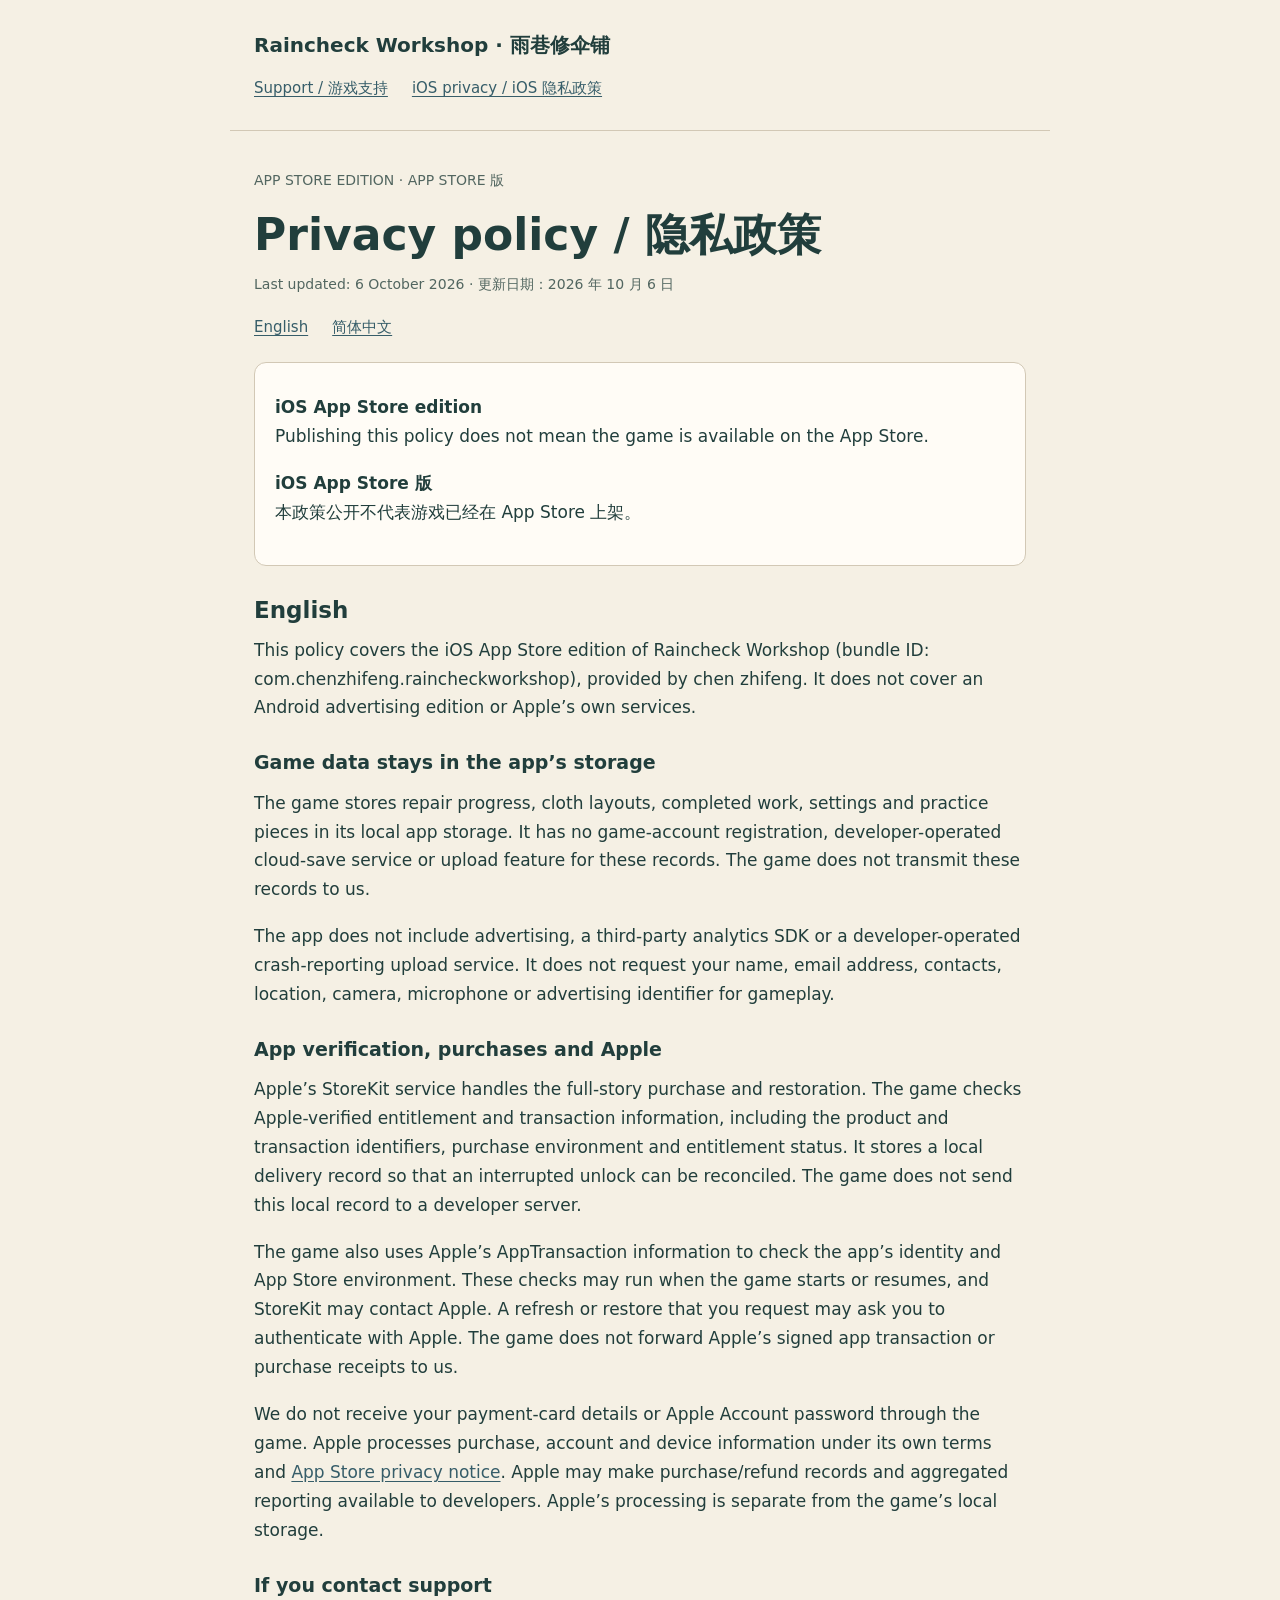
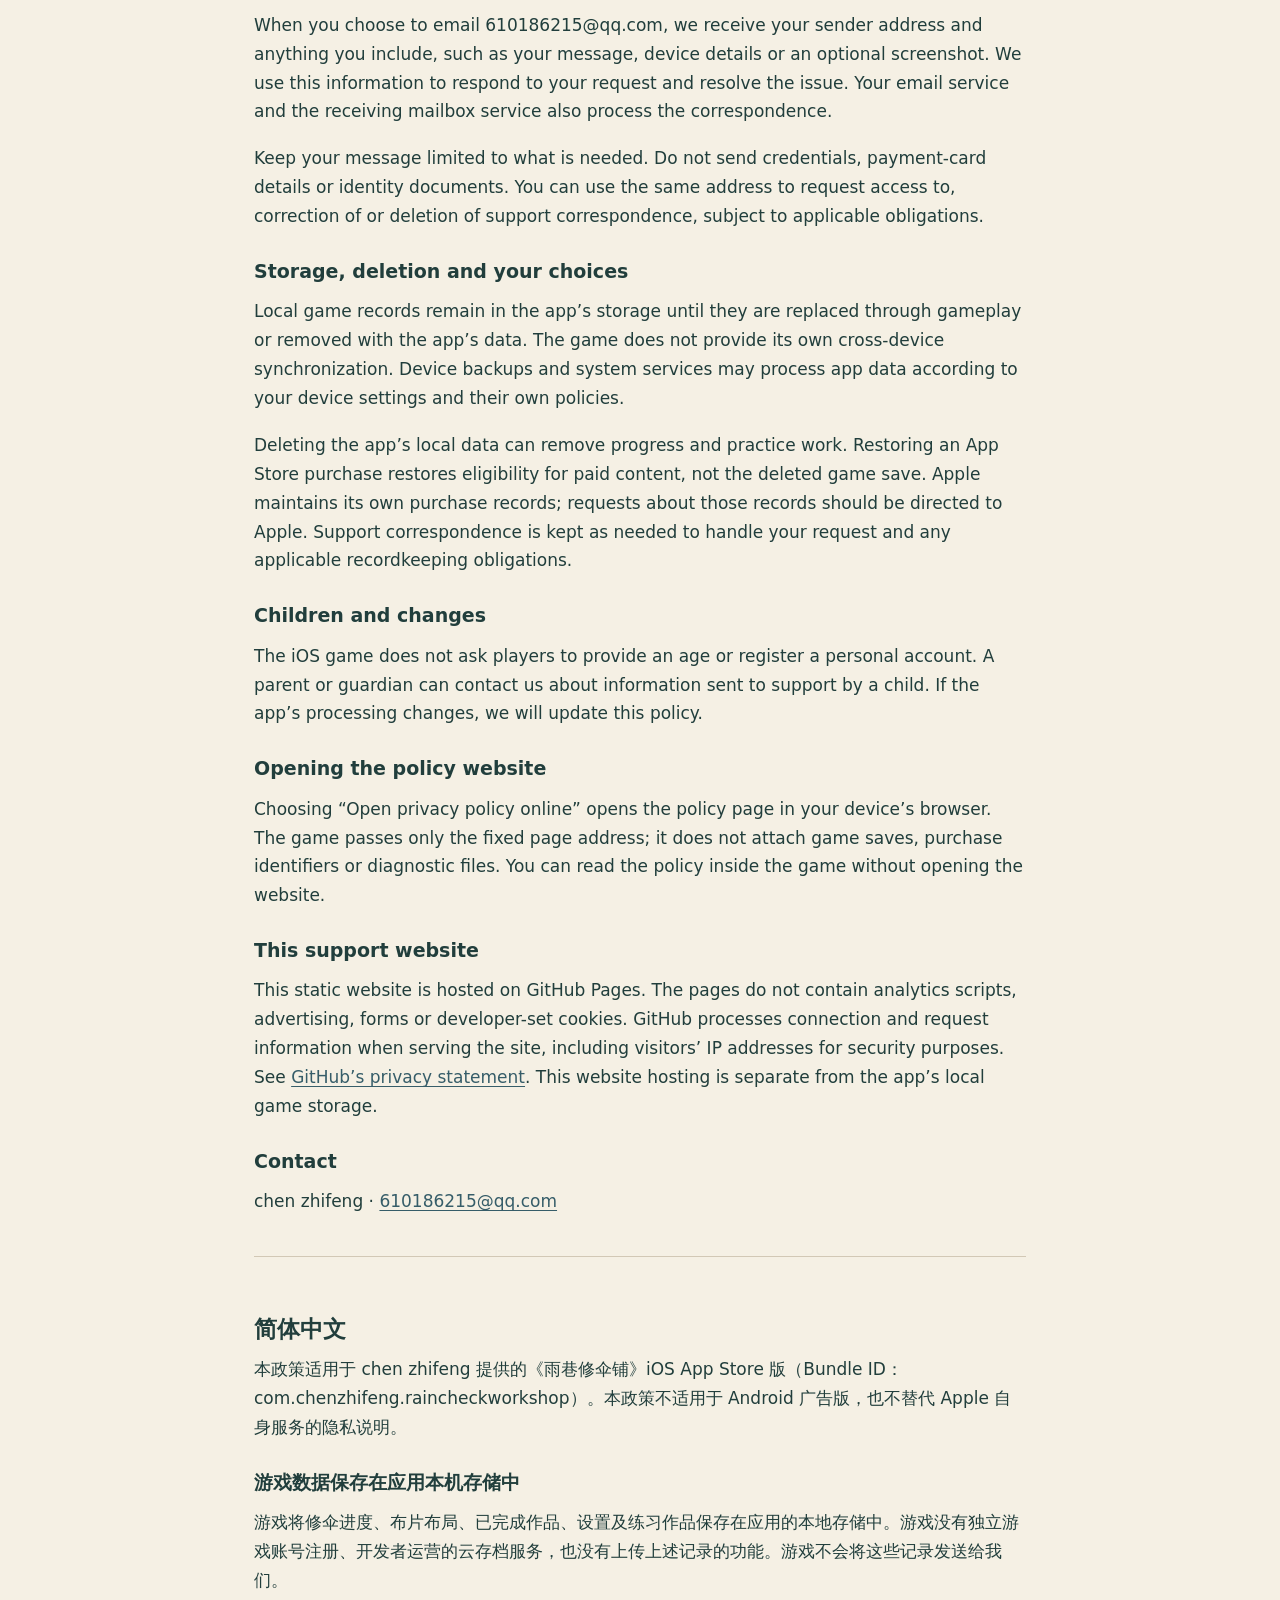
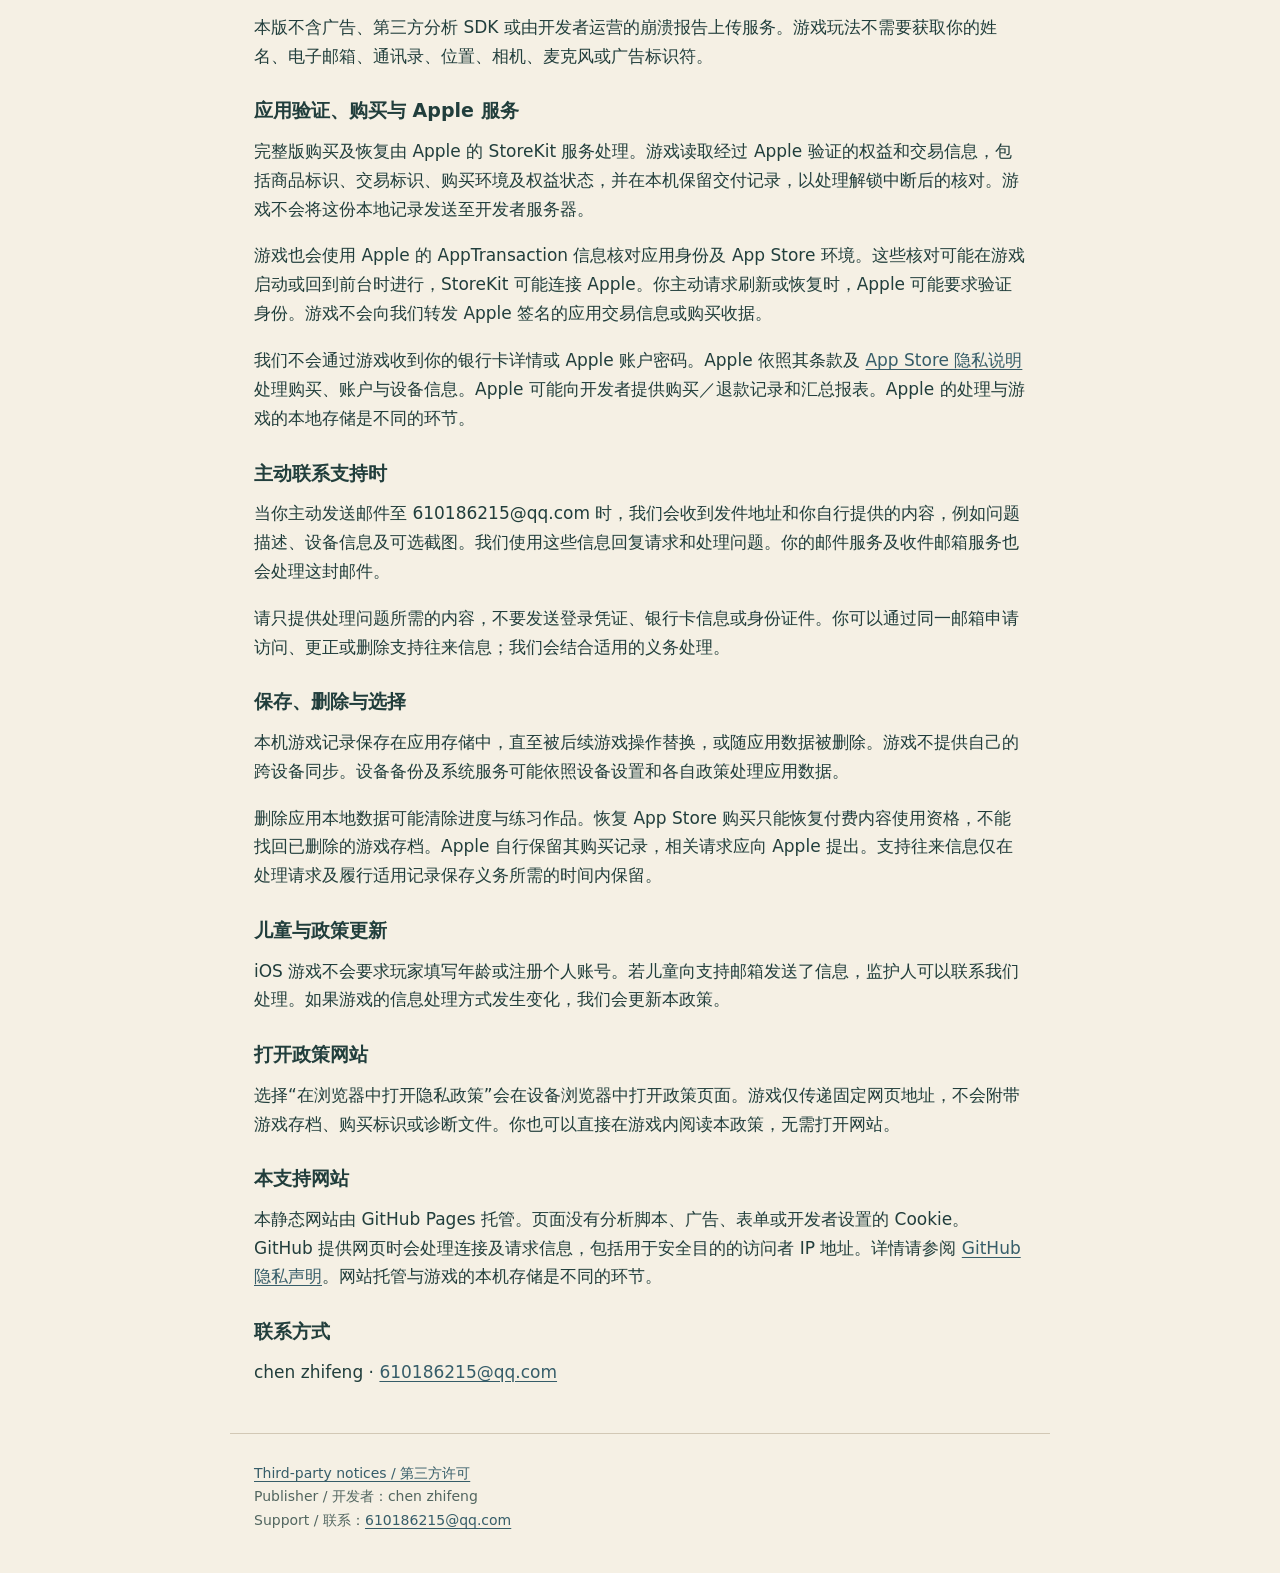
<file: privacy-ios.html>
<!doctype html>
<html lang="en"><head><meta charset="utf-8"><meta name="viewport" content="width=device-width, initial-scale=1"><title>iOS Privacy / iOS 隐私政策 · Raincheck Workshop</title><meta name="description" content="Privacy for the ad-free App Store edition of Raincheck Workshop. 雨巷修伞铺 App Store 版隐私政策。"><meta name="color-scheme" content="light"><link rel="stylesheet" href="style.css"><link rel="icon" href="data:image/svg+xml,%3Csvg xmlns='http://www.w3.org/2000/svg' viewBox='0 0 64 64'%3E%3Crect width='64' height='64' rx='14' fill='%23213e3c'/%3E%3Ctext x='32' y='46' text-anchor='middle' font-size='45' fill='%23f5f0e4' font-family='serif'%3ER%3C/text%3E%3C/svg%3E"></head><body><a class="skip" href="#main">Skip to content / 跳转正文</a><header><p class="brand">Raincheck Workshop <span lang="zh-Hans">· 雨巷修伞铺</span></p><nav aria-label="Main navigation"><a href="index.html">Support / 游戏支持</a><a href="privacy-ios.html">iOS privacy / iOS 隐私政策</a></nav></header><main id="main"><p class="eyebrow">APP STORE EDITION · APP STORE 版</p><h1>Privacy policy <span lang="zh-Hans">/ 隐私政策</span></h1><p class="muted">Last updated: 6 October 2026 · <span lang="zh-Hans">更新日期：2026 年 10 月 6 日</span></p><nav aria-label="Language sections"><a href="#english" lang="en">English</a><a href="#chinese" lang="zh-Hans">简体中文</a></nav>
<aside class="card" aria-label="Policy status"><p><strong>iOS App Store edition</strong><br>Publishing this policy does not mean the game is available on the App Store.</p><p lang="zh-Hans"><strong>iOS App Store 版</strong><br>本政策公开不代表游戏已经在 App Store 上架。</p></aside>
<section id="english" lang="en"><h2>English</h2><p>This policy covers the iOS App Store edition of Raincheck Workshop (bundle ID: com.chenzhifeng.raincheckworkshop), provided by chen zhifeng. It does not cover an Android advertising edition or Apple’s own services.</p><h3>Game data stays in the app’s storage</h3><p>The game stores repair progress, cloth layouts, completed work, settings and practice pieces in its local app storage. It has no game-account registration, developer-operated cloud-save service or upload feature for these records. The game does not transmit these records to us.</p><p>The app does not include advertising, a third-party analytics SDK or a developer-operated crash-reporting upload service. It does not request your name, email address, contacts, location, camera, microphone or advertising identifier for gameplay.</p><h3>App verification, purchases and Apple</h3><p>Apple’s StoreKit service handles the full-story purchase and restoration. The game checks Apple-verified entitlement and transaction information, including the product and transaction identifiers, purchase environment and entitlement status. It stores a local delivery record so that an interrupted unlock can be reconciled. The game does not send this local record to a developer server.</p><p>The game also uses Apple’s AppTransaction information to check the app’s identity and App Store environment. These checks may run when the game starts or resumes, and StoreKit may contact Apple. A refresh or restore that you request may ask you to authenticate with Apple. The game does not forward Apple’s signed app transaction or purchase receipts to us.</p><p>We do not receive your payment-card details or Apple Account password through the game. Apple processes purchase, account and device information under its own terms and <a href="https://www.apple.com/legal/privacy/data/en/app-store/" rel="noreferrer">App Store privacy notice</a>. Apple may make purchase/refund records and aggregated reporting available to developers. Apple’s processing is separate from the game’s local storage.</p><h3>If you contact support</h3><p>When you choose to email 610186215@qq.com, we receive your sender address and anything you include, such as your message, device details or an optional screenshot. We use this information to respond to your request and resolve the issue. Your email service and the receiving mailbox service also process the correspondence.</p><p>Keep your message limited to what is needed. Do not send credentials, payment-card details or identity documents. You can use the same address to request access to, correction of or deletion of support correspondence, subject to applicable obligations.</p><h3>Storage, deletion and your choices</h3><p>Local game records remain in the app’s storage until they are replaced through gameplay or removed with the app’s data. The game does not provide its own cross-device synchronization. Device backups and system services may process app data according to your device settings and their own policies.</p><p>Deleting the app’s local data can remove progress and practice work. Restoring an App Store purchase restores eligibility for paid content, not the deleted game save. Apple maintains its own purchase records; requests about those records should be directed to Apple. Support correspondence is kept as needed to handle your request and any applicable recordkeeping obligations.</p><h3>Children and changes</h3><p>The iOS game does not ask players to provide an age or register a personal account. A parent or guardian can contact us about information sent to support by a child. If the app’s processing changes, we will update this policy.</p><h3>Opening the policy website</h3><p>Choosing “Open privacy policy online” opens the policy page in your device’s browser. The game passes only the fixed page address; it does not attach game saves, purchase identifiers or diagnostic files. You can read the policy inside the game without opening the website.</p><h3>This support website</h3><p>This static website is hosted on GitHub Pages. The pages do not contain analytics scripts, advertising, forms or developer-set cookies. GitHub processes connection and request information when serving the site, including visitors’ IP addresses for security purposes. See <a href="https://docs.github.com/en/site-policy/privacy-policies/github-general-privacy-statement" rel="noreferrer">GitHub’s privacy statement</a>. This website hosting is separate from the app’s local game storage.</p><h3>Contact</h3><p>chen zhifeng · <a href="mailto:610186215@qq.com">610186215@qq.com</a></p></section>
<section id="chinese" lang="zh-Hans"><h2>简体中文</h2><p>本政策适用于 chen zhifeng 提供的《雨巷修伞铺》iOS App Store 版（Bundle ID：com.chenzhifeng.raincheckworkshop）。本政策不适用于 Android 广告版，也不替代 Apple 自身服务的隐私说明。</p><h3>游戏数据保存在应用本机存储中</h3><p>游戏将修伞进度、布片布局、已完成作品、设置及练习作品保存在应用的本地存储中。游戏没有独立游戏账号注册、开发者运营的云存档服务，也没有上传上述记录的功能。游戏不会将这些记录发送给我们。</p><p>本版不含广告、第三方分析 SDK 或由开发者运营的崩溃报告上传服务。游戏玩法不需要获取你的姓名、电子邮箱、通讯录、位置、相机、麦克风或广告标识符。</p><h3>应用验证、购买与 Apple 服务</h3><p>完整版购买及恢复由 Apple 的 StoreKit 服务处理。游戏读取经过 Apple 验证的权益和交易信息，包括商品标识、交易标识、购买环境及权益状态，并在本机保留交付记录，以处理解锁中断后的核对。游戏不会将这份本地记录发送至开发者服务器。</p><p>游戏也会使用 Apple 的 AppTransaction 信息核对应用身份及 App Store 环境。这些核对可能在游戏启动或回到前台时进行，StoreKit 可能连接 Apple。你主动请求刷新或恢复时，Apple 可能要求验证身份。游戏不会向我们转发 Apple 签名的应用交易信息或购买收据。</p><p>我们不会通过游戏收到你的银行卡详情或 Apple 账户密码。Apple 依照其条款及 <a href="https://www.apple.com/legal/privacy/data/en/app-store/" rel="noreferrer">App Store 隐私说明</a>处理购买、账户与设备信息。Apple 可能向开发者提供购买／退款记录和汇总报表。Apple 的处理与游戏的本地存储是不同的环节。</p><h3>主动联系支持时</h3><p>当你主动发送邮件至 610186215@qq.com 时，我们会收到发件地址和你自行提供的内容，例如问题描述、设备信息及可选截图。我们使用这些信息回复请求和处理问题。你的邮件服务及收件邮箱服务也会处理这封邮件。</p><p>请只提供处理问题所需的内容，不要发送登录凭证、银行卡信息或身份证件。你可以通过同一邮箱申请访问、更正或删除支持往来信息；我们会结合适用的义务处理。</p><h3>保存、删除与选择</h3><p>本机游戏记录保存在应用存储中，直至被后续游戏操作替换，或随应用数据被删除。游戏不提供自己的跨设备同步。设备备份及系统服务可能依照设备设置和各自政策处理应用数据。</p><p>删除应用本地数据可能清除进度与练习作品。恢复 App Store 购买只能恢复付费内容使用资格，不能找回已删除的游戏存档。Apple 自行保留其购买记录，相关请求应向 Apple 提出。支持往来信息仅在处理请求及履行适用记录保存义务所需的时间内保留。</p><h3>儿童与政策更新</h3><p>iOS 游戏不会要求玩家填写年龄或注册个人账号。若儿童向支持邮箱发送了信息，监护人可以联系我们处理。如果游戏的信息处理方式发生变化，我们会更新本政策。</p><h3>打开政策网站</h3><p>选择“在浏览器中打开隐私政策”会在设备浏览器中打开政策页面。游戏仅传递固定网页地址，不会附带游戏存档、购买标识或诊断文件。你也可以直接在游戏内阅读本政策，无需打开网站。</p><h3>本支持网站</h3><p>本静态网站由 GitHub Pages 托管。页面没有分析脚本、广告、表单或开发者设置的 Cookie。GitHub 提供网页时会处理连接及请求信息，包括用于安全目的的访问者 IP 地址。详情请参阅 <a href="https://docs.github.com/en/site-policy/privacy-policies/github-general-privacy-statement" rel="noreferrer">GitHub 隐私声明</a>。网站托管与游戏的本机存储是不同的环节。</p><h3>联系方式</h3><p>chen zhifeng · <a href="mailto:610186215@qq.com">610186215@qq.com</a></p></section></main><footer><a href="licenses.html">Third-party notices / 第三方许可</a><br>Publisher / 开发者：chen zhifeng<br>Support / 联系：<a href="mailto:610186215@qq.com">610186215@qq.com</a></footer></body></html>
</file>
<file: style.css>
*{box-sizing:border-box}html{scroll-behavior:smooth}body{margin:0;background:#f5f0e4;color:#213e3c;font:17px/1.7 ui-sans-serif,system-ui,-apple-system,BlinkMacSystemFont,"Segoe UI","Noto Sans",sans-serif}header,main,footer{max-width:820px;margin:auto;padding:28px 24px}header{border-bottom:1px solid #d2c8b5}nav{display:flex;flex-wrap:wrap;gap:10px 24px;font-size:15px}.brand{font-weight:700;font-size:20px;margin:0 0 14px}h1{font-size:clamp(30px,6vw,44px);line-height:1.15;margin:16px 0 12px}h2{font-size:23px;line-height:1.3;margin:30px 0 10px}h3{font-size:19px;margin:24px 0 7px}p{margin:10px 0 18px}a{color:#365d69;text-underline-offset:3px;overflow-wrap:anywhere}a:hover{color:#703f5c}a:focus-visible{outline:3px solid #9a6327;outline-offset:4px}.eyebrow,.muted,footer{font-size:14px;color:#526660}.card{background:#fffcf6;border:1px solid #d2c8b5;border-radius:12px;padding:20px;margin:22px 0}.contact{font-size:clamp(20px,5vw,28px);font-weight:650}section{scroll-margin-top:20px}section+section{border-top:1px solid #d2c8b5;padding-top:28px;margin-top:40px}li{margin:8px 0}footer{padding-bottom:40px;border-top:1px solid #d2c8b5}.skip{position:absolute;left:-9999px}.skip:focus{left:20px;top:10px;background:#fff;padding:8px}@media(prefers-reduced-motion:reduce){html{scroll-behavior:auto}}
</file>
